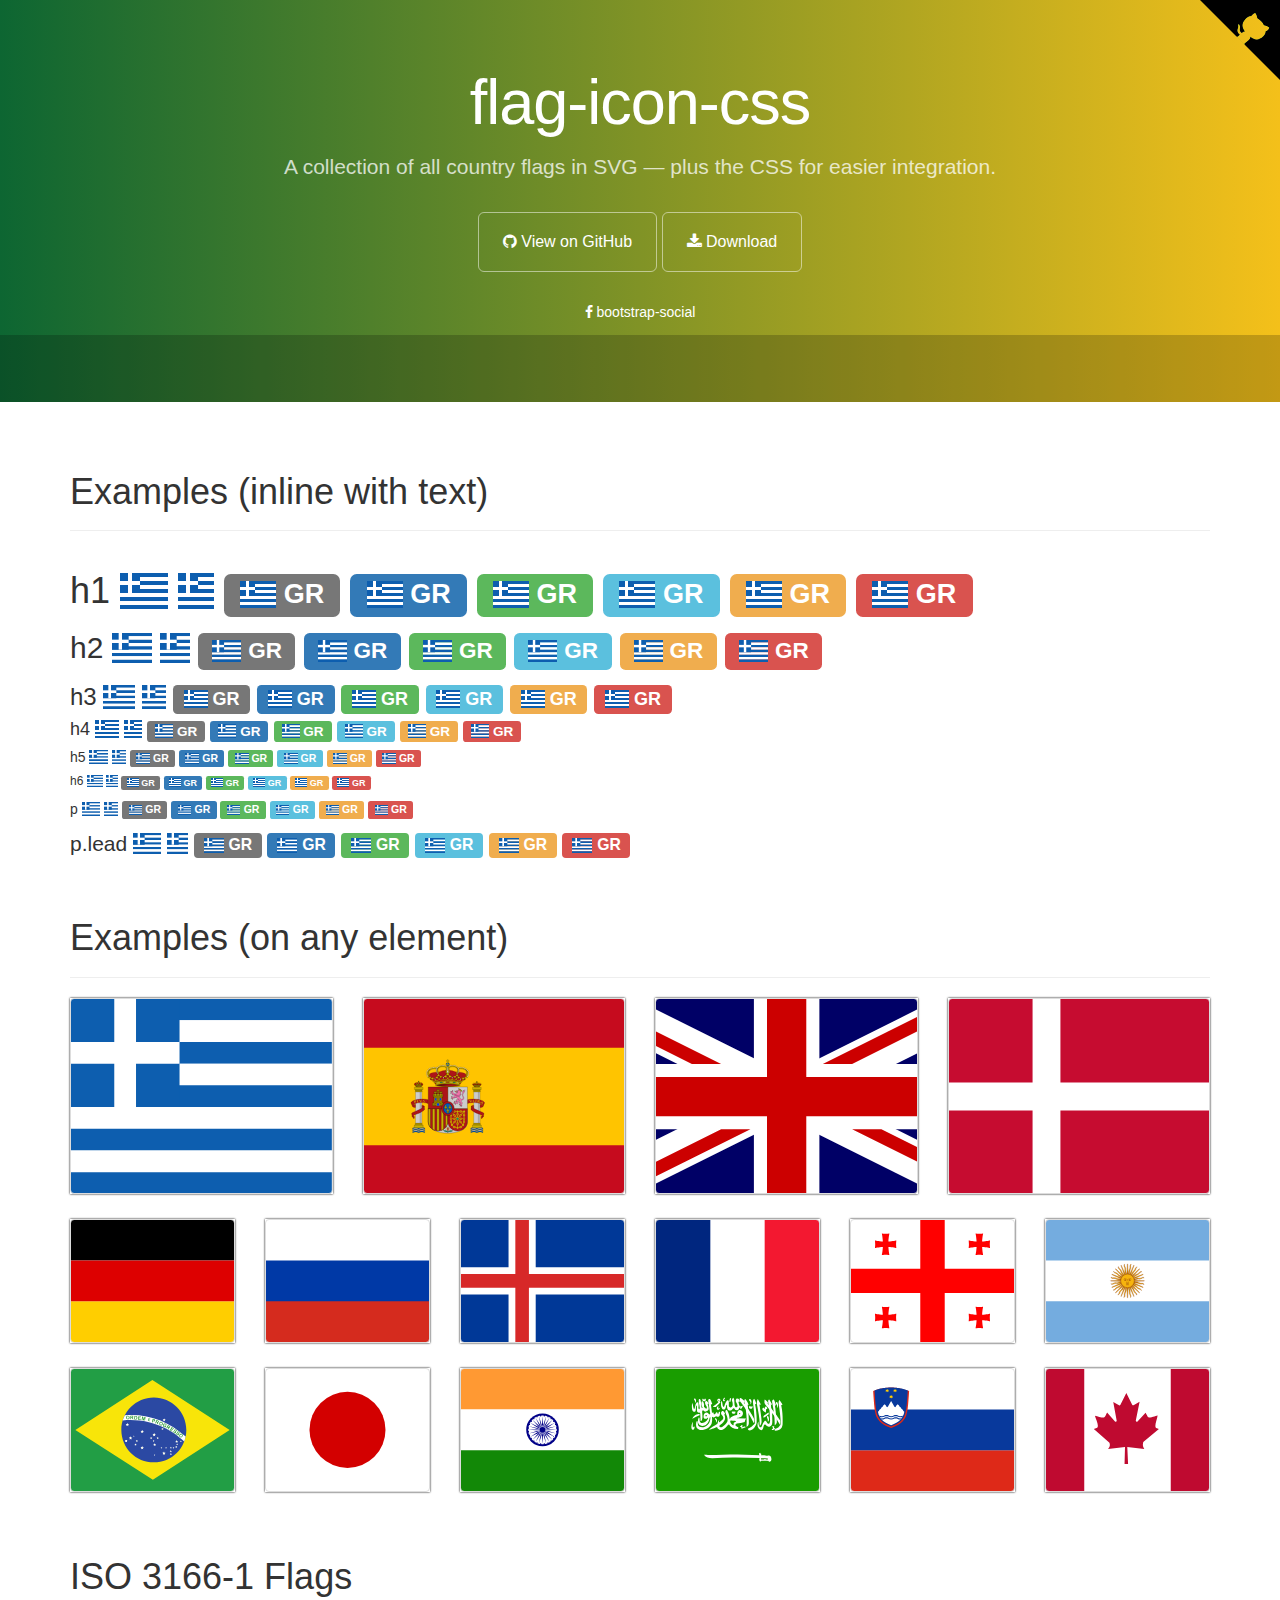
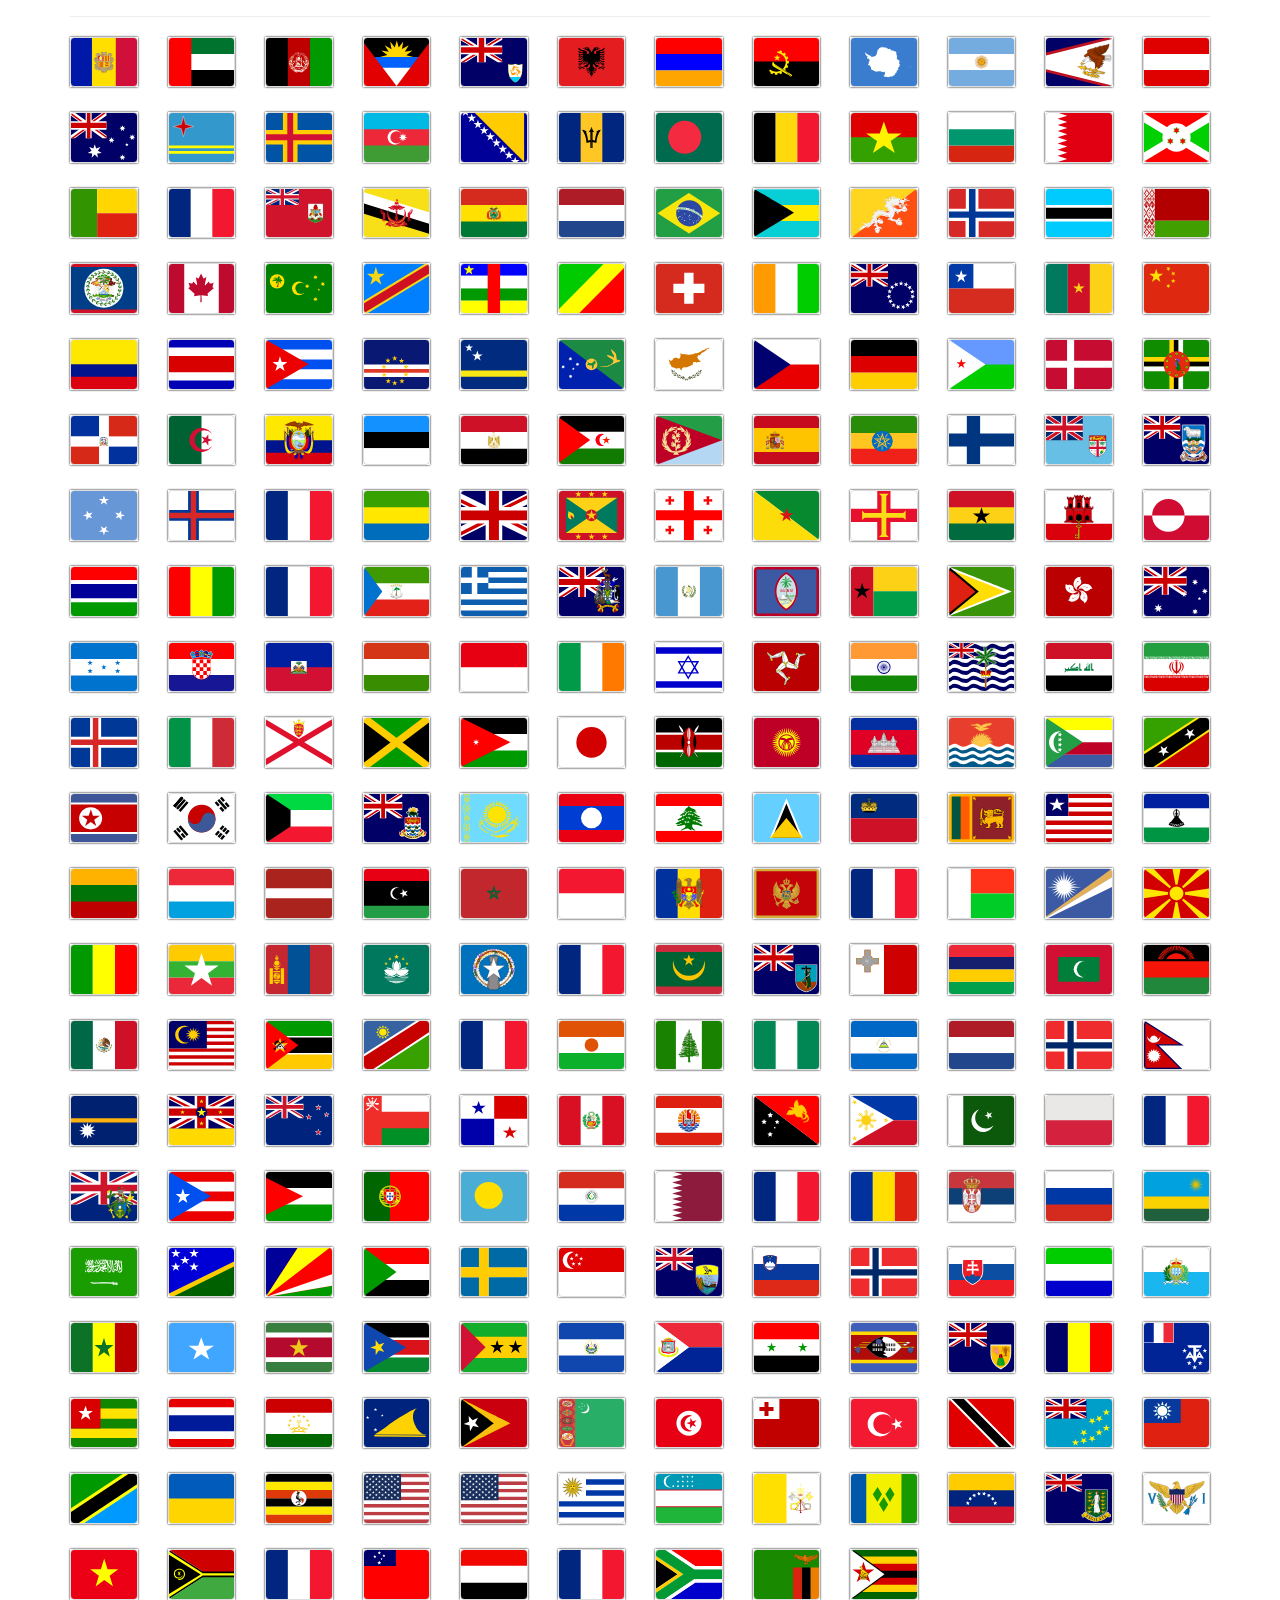
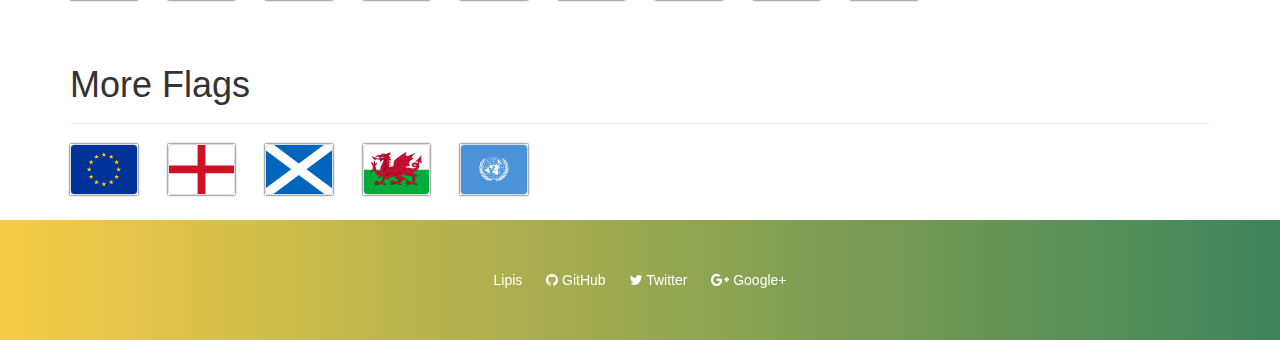
<file: vendors/iconfonts/flag-icon-css/index.html>
<!DOCTYPE html>
<html lang="en">
  <head>
    <meta charset="utf-8">
    <meta name="viewport" content="width=device-width, initial-scale=1.0">
    <meta property="og:type" content="website" />
    <meta property="og:url" content="https://lipis.github.io/flag-icon-css/" />

    <title>SVG Country Flags | flag-icon-css</title>

    <link href="https://maxcdn.bootstrapcdn.com/bootstrap/3.3.6/css/bootstrap.min.css" rel="stylesheet" id="bootstrap">
    <link href="https://maxcdn.bootstrapcdn.com/font-awesome/4.5.0/css/font-awesome.min.css" rel="stylesheet">
    <link href="./assets/docs.css" rel="stylesheet">
    <link href="./css/flag-icon.css" rel="stylesheet">
  </head>

  <body>
    <div class="jumbotron">
      <div class="container">
        <h1>flag-icon-css</h1>
        <p>
          A collection of all country flags in SVG — plus the CSS for easier integration.
        </p>
        <a href="https://github.com/lipis/flag-icon-css" class="btn btn-outline btn-lg"><span class="fa fa-github"></span> View on GitHub</a>
        <a href="https://github.com/lipis/flag-icon-css/archive/master.zip" class="btn btn-outline btn-lg"><span class="fa fa-download"></span> Download</a>
        <ul class="jumbotron-links">
          <li><a href="https://lipis.github.io/bootstrap-social"><span class="fa fa-facebook"></span> bootstrap-social</a></li>
        </ul>
      </div>
      <div class="bottom">
        <iframe src="https://ghbtns.com/github-btn.html?user=lipis&amp;repo=flag-icon-css&amp;type=watch&amp;count=true" class="social-share"></iframe>
      </div>
    </div>
    <script>
      if (window.location.hostname.indexOf('github') > 0) {
        window.location.replace("http://flag-icon-css.lip.is/");
      }
    </script>
    <div class="container">
      <section id="examples">
        <div class="page-header">
          <h1>Examples (inline with text)</h1>
        </div>
        <div class="no-wrap">
          <h1>
            h1
            <span class="flag-icon flag-icon-gr"></span>
            <span class="flag-icon flag-icon-squared flag-icon-gr"></span>
            <span class="label label-default"><span class="flag-icon flag-icon-gr"></span> GR</span>
            <span class="label label-primary"><span class="flag-icon flag-icon-gr"></span> GR</span>
            <span class="label label-success"><span class="flag-icon flag-icon-gr"></span> GR</span>
            <span class="label label-info"><span class="flag-icon flag-icon-gr"></span> GR</span>
            <span class="label label-warning"><span class="flag-icon flag-icon-gr"></span> GR</span>
            <span class="label label-danger"><span class="flag-icon flag-icon-gr"></span> GR</span>
          </h1>
          <h2>
            h2
            <span class="flag-icon flag-icon-gr"></span>
            <span class="flag-icon flag-icon-squared flag-icon-gr"></span>
            <span class="label label-default"><span class="flag-icon flag-icon-gr"></span> GR</span>
            <span class="label label-primary"><span class="flag-icon flag-icon-gr"></span> GR</span>
            <span class="label label-success"><span class="flag-icon flag-icon-gr"></span> GR</span>
            <span class="label label-info"><span class="flag-icon flag-icon-gr"></span> GR</span>
            <span class="label label-warning"><span class="flag-icon flag-icon-gr"></span> GR</span>
            <span class="label label-danger"><span class="flag-icon flag-icon-gr"></span> GR</span>
          </h2>
          <h3>
            h3
            <span class="flag-icon flag-icon-gr"></span>
            <span class="flag-icon flag-icon-squared flag-icon-gr"></span>
            <span class="label label-default"><span class="flag-icon flag-icon-gr"></span> GR</span>
            <span class="label label-primary"><span class="flag-icon flag-icon-gr"></span> GR</span>
            <span class="label label-success"><span class="flag-icon flag-icon-gr"></span> GR</span>
            <span class="label label-info"><span class="flag-icon flag-icon-gr"></span> GR</span>
            <span class="label label-warning"><span class="flag-icon flag-icon-gr"></span> GR</span>
            <span class="label label-danger"><span class="flag-icon flag-icon-gr"></span> GR</span>
          </h3>
          <h4>
            h4
            <span class="flag-icon flag-icon-gr"></span>
            <span class="flag-icon flag-icon-squared flag-icon-gr"></span>
            <span class="label label-default"><span class="flag-icon flag-icon-gr"></span> GR</span>
            <span class="label label-primary"><span class="flag-icon flag-icon-gr"></span> GR</span>
            <span class="label label-success"><span class="flag-icon flag-icon-gr"></span> GR</span>
            <span class="label label-info"><span class="flag-icon flag-icon-gr"></span> GR</span>
            <span class="label label-warning"><span class="flag-icon flag-icon-gr"></span> GR</span>
            <span class="label label-danger"><span class="flag-icon flag-icon-gr"></span> GR</span>
          </h4>
          <h5>
            h5
            <span class="flag-icon flag-icon-gr"></span>
            <span class="flag-icon flag-icon-squared flag-icon-gr"></span>
            <span class="label label-default"><span class="flag-icon flag-icon-gr"></span> GR</span>
            <span class="label label-primary"><span class="flag-icon flag-icon-gr"></span> GR</span>
            <span class="label label-success"><span class="flag-icon flag-icon-gr"></span> GR</span>
            <span class="label label-info"><span class="flag-icon flag-icon-gr"></span> GR</span>
            <span class="label label-warning"><span class="flag-icon flag-icon-gr"></span> GR</span>
            <span class="label label-danger"><span class="flag-icon flag-icon-gr"></span> GR</span>
          </h5>
          <h6>
            h6
            <span class="flag-icon flag-icon-gr"></span>
            <span class="flag-icon flag-icon-squared flag-icon-gr"></span>
            <span class="label label-default"><span class="flag-icon flag-icon-gr"></span> GR</span>
            <span class="label label-primary"><span class="flag-icon flag-icon-gr"></span> GR</span>
            <span class="label label-success"><span class="flag-icon flag-icon-gr"></span> GR</span>
            <span class="label label-info"><span class="flag-icon flag-icon-gr"></span> GR</span>
            <span class="label label-warning"><span class="flag-icon flag-icon-gr"></span> GR</span>
            <span class="label label-danger"><span class="flag-icon flag-icon-gr"></span> GR</span>
          </h6>
          <p>
            p
            <span class="flag-icon flag-icon-gr"></span>
            <span class="flag-icon flag-icon-squared flag-icon-gr"></span>
            <span class="label label-default"><span class="flag-icon flag-icon-gr"></span> GR</span>
            <span class="label label-primary"><span class="flag-icon flag-icon-gr"></span> GR</span>
            <span class="label label-success"><span class="flag-icon flag-icon-gr"></span> GR</span>
            <span class="label label-info"><span class="flag-icon flag-icon-gr"></span> GR</span>
            <span class="label label-warning"><span class="flag-icon flag-icon-gr"></span> GR</span>
            <span class="label label-danger"><span class="flag-icon flag-icon-gr"></span> GR</span>
          </p>
          <p class="lead">
            p.lead
            <span class="flag-icon flag-icon-gr"></span>
            <span class="flag-icon flag-icon-squared flag-icon-gr"></span>
            <span class="label label-default"><span class="flag-icon flag-icon-gr"></span> GR</span>
            <span class="label label-primary"><span class="flag-icon flag-icon-gr"></span> GR</span>
            <span class="label label-success"><span class="flag-icon flag-icon-gr"></span> GR</span>
            <span class="label label-info"><span class="flag-icon flag-icon-gr"></span> GR</span>
            <span class="label label-warning"><span class="flag-icon flag-icon-gr"></span> GR</span>
            <span class="label label-danger"><span class="flag-icon flag-icon-gr"></span> GR</span>
          </p>
        </section>
      </section>
      <section id="more" class="d">
        <div class="page-header">
          <h1>Examples (on any element)</h1>
        </div>
        <div class="row">
          <div class="col-lg-3 col-md-4 col-sm-4 col-xs-6">
            <div class="flag-wrapper">
              <div class="img-thumbnail flag flag-icon-background flag-icon-gr"></div>
            </div>
          </div>
          <div class="col-lg-3 col-md-4 col-sm-4 col-xs-6">
            <div class="flag-wrapper">
              <div class="img-thumbnail flag flag-icon-background flag-icon-es"></div>
            </div>
          </div>
          <div class="col-lg-3 col-md-4 col-sm-4 col-xs-3">
            <div class="flag-wrapper">
              <div class="img-thumbnail flag flag-icon-background flag-icon-gb"></div>
            </div>
          </div>
          <div class="col-lg-3 col-sm-2 col-xs-3">
            <div class="flag-wrapper">
              <div class="img-thumbnail flag flag-icon-background flag-icon-dk"></div>
            </div>
          </div>
          <div class="col-sm-2 col-xs-3">
            <div class="flag-wrapper">
              <div class="img-thumbnail flag flag-icon-background flag-icon-de"></div>
            </div>
          </div>
          <div class="col-sm-2 col-xs-3">
            <div class="flag-wrapper">
              <div class="img-thumbnail flag flag-icon-background flag-icon-ru"></div>
            </div>
          </div>
          <div class="col-sm-2 col-xs-3">
            <div class="flag-wrapper">
              <div class="img-thumbnail flag flag-icon-background flag-icon-is"></div>
            </div>
          </div>
          <div class="col-sm-2 col-xs-3">
            <div class="flag-wrapper">
              <div class="img-thumbnail flag flag-icon-background flag-icon-fr"></div>
            </div>
          </div>
          <div class="col-sm-2 col-xs-3">
            <div class="flag-wrapper">
              <div class="img-thumbnail flag flag-icon-background flag-icon-ge"></div>
            </div>
          </div>
          <div class="col-sm-2 col-xs-3">
            <div class="flag-wrapper">
              <div class="img-thumbnail flag flag-icon-background flag-icon-ar"></div>
            </div>
          </div>
          <div class="col-sm-2 col-xs-3">
            <div class="flag-wrapper">
              <div class="img-thumbnail flag flag-icon-background flag-icon-br"></div>
            </div>
          </div>
          <div class="col-sm-2 col-xs-3">
            <div class="flag-wrapper">
              <div class="img-thumbnail flag flag-icon-background flag-icon-jp"></div>
            </div>
          </div>
          <div class="col-sm-2 col-xs-3 hidden-xs">
            <div class="flag-wrapper">
              <div class="img-thumbnail flag flag-icon-background flag-icon-in"></div>
            </div>
          </div>
          <div class="col-sm-2 col-xs-3">
            <div class="flag-wrapper">
              <div class="img-thumbnail flag flag-icon-background flag-icon-sa"></div>
            </div>
          </div>
          <div class="col-sm-2 col-xs-3">
            <div class="flag-wrapper">
              <div class="img-thumbnail flag flag-icon-background flag-icon-si"></div>
            </div>
          </div>
          <div class="col-sm-2 col-xs-3 visible-lg">
            <div class="flag-wrapper">
              <div class="img-thumbnail flag flag-icon-background flag-icon-ca"></div>
            </div>
          </div>
        </div>
      </section>
      <section class="all-flags">
        <div class="page-header">
          <h1>ISO 3166-1 Flags</h1>
        </div>
        <div class="row">
          <div class="col-md-1 col-sm-2 col-xs-3"><div class="flag-wrapper"><div class="img-thumbnail flag flag-icon-background flag-icon-ad" title="ad" id="ad"></div></div></div>
          <div class="col-md-1 col-sm-2 col-xs-3"><div class="flag-wrapper"><div class="img-thumbnail flag flag-icon-background flag-icon-ae" title="ae" id="ae"></div></div></div>
          <div class="col-md-1 col-sm-2 col-xs-3"><div class="flag-wrapper"><div class="img-thumbnail flag flag-icon-background flag-icon-af" title="af" id="af"></div></div></div>
          <div class="col-md-1 col-sm-2 col-xs-3"><div class="flag-wrapper"><div class="img-thumbnail flag flag-icon-background flag-icon-ag" title="ag" id="ag"></div></div></div>
          <div class="col-md-1 col-sm-2 col-xs-3"><div class="flag-wrapper"><div class="img-thumbnail flag flag-icon-background flag-icon-ai" title="ai" id="ai"></div></div></div>
          <div class="col-md-1 col-sm-2 col-xs-3"><div class="flag-wrapper"><div class="img-thumbnail flag flag-icon-background flag-icon-al" title="al" id="al"></div></div></div>
          <div class="col-md-1 col-sm-2 col-xs-3"><div class="flag-wrapper"><div class="img-thumbnail flag flag-icon-background flag-icon-am" title="am" id="am"></div></div></div>
          <div class="col-md-1 col-sm-2 col-xs-3"><div class="flag-wrapper"><div class="img-thumbnail flag flag-icon-background flag-icon-ao" title="ao" id="ao"></div></div></div>
          <div class="col-md-1 col-sm-2 col-xs-3"><div class="flag-wrapper"><div class="img-thumbnail flag flag-icon-background flag-icon-aq" title="aq" id="aq"></div></div></div>
          <div class="col-md-1 col-sm-2 col-xs-3"><div class="flag-wrapper"><div class="img-thumbnail flag flag-icon-background flag-icon-ar" title="ar" id="ar"></div></div></div>
          <div class="col-md-1 col-sm-2 col-xs-3"><div class="flag-wrapper"><div class="img-thumbnail flag flag-icon-background flag-icon-as" title="as" id="as"></div></div></div>
          <div class="col-md-1 col-sm-2 col-xs-3"><div class="flag-wrapper"><div class="img-thumbnail flag flag-icon-background flag-icon-at" title="at" id="at"></div></div></div>
          <div class="col-md-1 col-sm-2 col-xs-3"><div class="flag-wrapper"><div class="img-thumbnail flag flag-icon-background flag-icon-au" title="au" id="au"></div></div></div>
          <div class="col-md-1 col-sm-2 col-xs-3"><div class="flag-wrapper"><div class="img-thumbnail flag flag-icon-background flag-icon-aw" title="aw" id="aw"></div></div></div>
          <div class="col-md-1 col-sm-2 col-xs-3"><div class="flag-wrapper"><div class="img-thumbnail flag flag-icon-background flag-icon-ax" title="ax" id="ax"></div></div></div>
          <div class="col-md-1 col-sm-2 col-xs-3"><div class="flag-wrapper"><div class="img-thumbnail flag flag-icon-background flag-icon-az" title="az" id="az"></div></div></div>
          <div class="col-md-1 col-sm-2 col-xs-3"><div class="flag-wrapper"><div class="img-thumbnail flag flag-icon-background flag-icon-ba" title="ba" id="ba"></div></div></div>
          <div class="col-md-1 col-sm-2 col-xs-3"><div class="flag-wrapper"><div class="img-thumbnail flag flag-icon-background flag-icon-bb" title="bb" id="bb"></div></div></div>
          <div class="col-md-1 col-sm-2 col-xs-3"><div class="flag-wrapper"><div class="img-thumbnail flag flag-icon-background flag-icon-bd" title="bd" id="bd"></div></div></div>
          <div class="col-md-1 col-sm-2 col-xs-3"><div class="flag-wrapper"><div class="img-thumbnail flag flag-icon-background flag-icon-be" title="be" id="be"></div></div></div>
          <div class="col-md-1 col-sm-2 col-xs-3"><div class="flag-wrapper"><div class="img-thumbnail flag flag-icon-background flag-icon-bf" title="bf" id="bf"></div></div></div>
          <div class="col-md-1 col-sm-2 col-xs-3"><div class="flag-wrapper"><div class="img-thumbnail flag flag-icon-background flag-icon-bg" title="bg" id="bg"></div></div></div>
          <div class="col-md-1 col-sm-2 col-xs-3"><div class="flag-wrapper"><div class="img-thumbnail flag flag-icon-background flag-icon-bh" title="bh" id="bh"></div></div></div>
          <div class="col-md-1 col-sm-2 col-xs-3"><div class="flag-wrapper"><div class="img-thumbnail flag flag-icon-background flag-icon-bi" title="bi" id="bi"></div></div></div>
          <div class="col-md-1 col-sm-2 col-xs-3"><div class="flag-wrapper"><div class="img-thumbnail flag flag-icon-background flag-icon-bj" title="bj" id="bj"></div></div></div>
          <div class="col-md-1 col-sm-2 col-xs-3"><div class="flag-wrapper"><div class="img-thumbnail flag flag-icon-background flag-icon-bl" title="bl" id="bl"></div></div></div>
          <div class="col-md-1 col-sm-2 col-xs-3"><div class="flag-wrapper"><div class="img-thumbnail flag flag-icon-background flag-icon-bm" title="bm" id="bm"></div></div></div>
          <div class="col-md-1 col-sm-2 col-xs-3"><div class="flag-wrapper"><div class="img-thumbnail flag flag-icon-background flag-icon-bn" title="bn" id="bn"></div></div></div>
          <div class="col-md-1 col-sm-2 col-xs-3"><div class="flag-wrapper"><div class="img-thumbnail flag flag-icon-background flag-icon-bo" title="bo" id="bo"></div></div></div>
          <div class="col-md-1 col-sm-2 col-xs-3"><div class="flag-wrapper"><div class="img-thumbnail flag flag-icon-background flag-icon-bq" title="bq" id="bq"></div></div></div>
          <div class="col-md-1 col-sm-2 col-xs-3"><div class="flag-wrapper"><div class="img-thumbnail flag flag-icon-background flag-icon-br" title="br" id="br"></div></div></div>
          <div class="col-md-1 col-sm-2 col-xs-3"><div class="flag-wrapper"><div class="img-thumbnail flag flag-icon-background flag-icon-bs" title="bs" id="bs"></div></div></div>
          <div class="col-md-1 col-sm-2 col-xs-3"><div class="flag-wrapper"><div class="img-thumbnail flag flag-icon-background flag-icon-bt" title="bt" id="bt"></div></div></div>
          <div class="col-md-1 col-sm-2 col-xs-3"><div class="flag-wrapper"><div class="img-thumbnail flag flag-icon-background flag-icon-bv" title="bv" id="bv"></div></div></div>
          <div class="col-md-1 col-sm-2 col-xs-3"><div class="flag-wrapper"><div class="img-thumbnail flag flag-icon-background flag-icon-bw" title="bw" id="bw"></div></div></div>
          <div class="col-md-1 col-sm-2 col-xs-3"><div class="flag-wrapper"><div class="img-thumbnail flag flag-icon-background flag-icon-by" title="by" id="by"></div></div></div>
          <div class="col-md-1 col-sm-2 col-xs-3"><div class="flag-wrapper"><div class="img-thumbnail flag flag-icon-background flag-icon-bz" title="bz" id="bz"></div></div></div>
          <div class="col-md-1 col-sm-2 col-xs-3"><div class="flag-wrapper"><div class="img-thumbnail flag flag-icon-background flag-icon-ca" title="ca" id="ca"></div></div></div>
          <div class="col-md-1 col-sm-2 col-xs-3"><div class="flag-wrapper"><div class="img-thumbnail flag flag-icon-background flag-icon-cc" title="cc" id="cc"></div></div></div>
          <div class="col-md-1 col-sm-2 col-xs-3"><div class="flag-wrapper"><div class="img-thumbnail flag flag-icon-background flag-icon-cd" title="cd" id="cd"></div></div></div>
          <div class="col-md-1 col-sm-2 col-xs-3"><div class="flag-wrapper"><div class="img-thumbnail flag flag-icon-background flag-icon-cf" title="cf" id="cf"></div></div></div>
          <div class="col-md-1 col-sm-2 col-xs-3"><div class="flag-wrapper"><div class="img-thumbnail flag flag-icon-background flag-icon-cg" title="cg" id="cg"></div></div></div>
          <div class="col-md-1 col-sm-2 col-xs-3"><div class="flag-wrapper"><div class="img-thumbnail flag flag-icon-background flag-icon-ch" title="ch" id="ch"></div></div></div>
          <div class="col-md-1 col-sm-2 col-xs-3"><div class="flag-wrapper"><div class="img-thumbnail flag flag-icon-background flag-icon-ci" title="ci" id="ci"></div></div></div>
          <div class="col-md-1 col-sm-2 col-xs-3"><div class="flag-wrapper"><div class="img-thumbnail flag flag-icon-background flag-icon-ck" title="ck" id="ck"></div></div></div>
          <div class="col-md-1 col-sm-2 col-xs-3"><div class="flag-wrapper"><div class="img-thumbnail flag flag-icon-background flag-icon-cl" title="cl" id="cl"></div></div></div>
          <div class="col-md-1 col-sm-2 col-xs-3"><div class="flag-wrapper"><div class="img-thumbnail flag flag-icon-background flag-icon-cm" title="cm" id="cm"></div></div></div>
          <div class="col-md-1 col-sm-2 col-xs-3"><div class="flag-wrapper"><div class="img-thumbnail flag flag-icon-background flag-icon-cn" title="cn" id="cn"></div></div></div>
          <div class="col-md-1 col-sm-2 col-xs-3"><div class="flag-wrapper"><div class="img-thumbnail flag flag-icon-background flag-icon-co" title="co" id="co"></div></div></div>
          <div class="col-md-1 col-sm-2 col-xs-3"><div class="flag-wrapper"><div class="img-thumbnail flag flag-icon-background flag-icon-cr" title="cr" id="cr"></div></div></div>
          <div class="col-md-1 col-sm-2 col-xs-3"><div class="flag-wrapper"><div class="img-thumbnail flag flag-icon-background flag-icon-cu" title="cu" id="cu"></div></div></div>
          <div class="col-md-1 col-sm-2 col-xs-3"><div class="flag-wrapper"><div class="img-thumbnail flag flag-icon-background flag-icon-cv" title="cv" id="cv"></div></div></div>
          <div class="col-md-1 col-sm-2 col-xs-3"><div class="flag-wrapper"><div class="img-thumbnail flag flag-icon-background flag-icon-cw" title="cw" id="cw"></div></div></div>
          <div class="col-md-1 col-sm-2 col-xs-3"><div class="flag-wrapper"><div class="img-thumbnail flag flag-icon-background flag-icon-cx" title="cx" id="cx"></div></div></div>
          <div class="col-md-1 col-sm-2 col-xs-3"><div class="flag-wrapper"><div class="img-thumbnail flag flag-icon-background flag-icon-cy" title="cy" id="cy"></div></div></div>
          <div class="col-md-1 col-sm-2 col-xs-3"><div class="flag-wrapper"><div class="img-thumbnail flag flag-icon-background flag-icon-cz" title="cz" id="cz"></div></div></div>
          <div class="col-md-1 col-sm-2 col-xs-3"><div class="flag-wrapper"><div class="img-thumbnail flag flag-icon-background flag-icon-de" title="de" id="de"></div></div></div>
          <div class="col-md-1 col-sm-2 col-xs-3"><div class="flag-wrapper"><div class="img-thumbnail flag flag-icon-background flag-icon-dj" title="dj" id="dj"></div></div></div>
          <div class="col-md-1 col-sm-2 col-xs-3"><div class="flag-wrapper"><div class="img-thumbnail flag flag-icon-background flag-icon-dk" title="dk" id="dk"></div></div></div>
          <div class="col-md-1 col-sm-2 col-xs-3"><div class="flag-wrapper"><div class="img-thumbnail flag flag-icon-background flag-icon-dm" title="dm" id="dm"></div></div></div>
          <div class="col-md-1 col-sm-2 col-xs-3"><div class="flag-wrapper"><div class="img-thumbnail flag flag-icon-background flag-icon-do" title="do" id="do"></div></div></div>
          <div class="col-md-1 col-sm-2 col-xs-3"><div class="flag-wrapper"><div class="img-thumbnail flag flag-icon-background flag-icon-dz" title="dz" id="dz"></div></div></div>
          <div class="col-md-1 col-sm-2 col-xs-3"><div class="flag-wrapper"><div class="img-thumbnail flag flag-icon-background flag-icon-ec" title="ec" id="ec"></div></div></div>
          <div class="col-md-1 col-sm-2 col-xs-3"><div class="flag-wrapper"><div class="img-thumbnail flag flag-icon-background flag-icon-ee" title="ee" id="ee"></div></div></div>
          <div class="col-md-1 col-sm-2 col-xs-3"><div class="flag-wrapper"><div class="img-thumbnail flag flag-icon-background flag-icon-eg" title="eg" id="eg"></div></div></div>
          <div class="col-md-1 col-sm-2 col-xs-3"><div class="flag-wrapper"><div class="img-thumbnail flag flag-icon-background flag-icon-eh" title="eh" id="eh"></div></div></div>
          <div class="col-md-1 col-sm-2 col-xs-3"><div class="flag-wrapper"><div class="img-thumbnail flag flag-icon-background flag-icon-er" title="er" id="er"></div></div></div>
          <div class="col-md-1 col-sm-2 col-xs-3"><div class="flag-wrapper"><div class="img-thumbnail flag flag-icon-background flag-icon-es" title="es" id="es"></div></div></div>
          <div class="col-md-1 col-sm-2 col-xs-3"><div class="flag-wrapper"><div class="img-thumbnail flag flag-icon-background flag-icon-et" title="et" id="et"></div></div></div>
          <div class="col-md-1 col-sm-2 col-xs-3"><div class="flag-wrapper"><div class="img-thumbnail flag flag-icon-background flag-icon-fi" title="fi" id="fi"></div></div></div>
          <div class="col-md-1 col-sm-2 col-xs-3"><div class="flag-wrapper"><div class="img-thumbnail flag flag-icon-background flag-icon-fj" title="fj" id="fj"></div></div></div>
          <div class="col-md-1 col-sm-2 col-xs-3"><div class="flag-wrapper"><div class="img-thumbnail flag flag-icon-background flag-icon-fk" title="fk" id="fk"></div></div></div>
          <div class="col-md-1 col-sm-2 col-xs-3"><div class="flag-wrapper"><div class="img-thumbnail flag flag-icon-background flag-icon-fm" title="fm" id="fm"></div></div></div>
          <div class="col-md-1 col-sm-2 col-xs-3"><div class="flag-wrapper"><div class="img-thumbnail flag flag-icon-background flag-icon-fo" title="fo" id="fo"></div></div></div>
          <div class="col-md-1 col-sm-2 col-xs-3"><div class="flag-wrapper"><div class="img-thumbnail flag flag-icon-background flag-icon-fr" title="fr" id="fr"></div></div></div>
          <div class="col-md-1 col-sm-2 col-xs-3"><div class="flag-wrapper"><div class="img-thumbnail flag flag-icon-background flag-icon-ga" title="ga" id="ga"></div></div></div>
          <div class="col-md-1 col-sm-2 col-xs-3"><div class="flag-wrapper"><div class="img-thumbnail flag flag-icon-background flag-icon-gb" title="gb" id="gb"></div></div></div>
          <div class="col-md-1 col-sm-2 col-xs-3"><div class="flag-wrapper"><div class="img-thumbnail flag flag-icon-background flag-icon-gd" title="gd" id="gd"></div></div></div>
          <div class="col-md-1 col-sm-2 col-xs-3"><div class="flag-wrapper"><div class="img-thumbnail flag flag-icon-background flag-icon-ge" title="ge" id="ge"></div></div></div>
          <div class="col-md-1 col-sm-2 col-xs-3"><div class="flag-wrapper"><div class="img-thumbnail flag flag-icon-background flag-icon-gf" title="gf" id="gf"></div></div></div>
          <div class="col-md-1 col-sm-2 col-xs-3"><div class="flag-wrapper"><div class="img-thumbnail flag flag-icon-background flag-icon-gg" title="gg" id="gg"></div></div></div>
          <div class="col-md-1 col-sm-2 col-xs-3"><div class="flag-wrapper"><div class="img-thumbnail flag flag-icon-background flag-icon-gh" title="gh" id="gh"></div></div></div>
          <div class="col-md-1 col-sm-2 col-xs-3"><div class="flag-wrapper"><div class="img-thumbnail flag flag-icon-background flag-icon-gi" title="gi" id="gi"></div></div></div>
          <div class="col-md-1 col-sm-2 col-xs-3"><div class="flag-wrapper"><div class="img-thumbnail flag flag-icon-background flag-icon-gl" title="gl" id="gl"></div></div></div>
          <div class="col-md-1 col-sm-2 col-xs-3"><div class="flag-wrapper"><div class="img-thumbnail flag flag-icon-background flag-icon-gm" title="gm" id="gm"></div></div></div>
          <div class="col-md-1 col-sm-2 col-xs-3"><div class="flag-wrapper"><div class="img-thumbnail flag flag-icon-background flag-icon-gn" title="gn" id="gn"></div></div></div>
          <div class="col-md-1 col-sm-2 col-xs-3"><div class="flag-wrapper"><div class="img-thumbnail flag flag-icon-background flag-icon-gp" title="gp" id="gp"></div></div></div>
          <div class="col-md-1 col-sm-2 col-xs-3"><div class="flag-wrapper"><div class="img-thumbnail flag flag-icon-background flag-icon-gq" title="gq" id="gq"></div></div></div>
          <div class="col-md-1 col-sm-2 col-xs-3"><div class="flag-wrapper"><div class="img-thumbnail flag flag-icon-background flag-icon-gr" title="gr" id="gr"></div></div></div>
          <div class="col-md-1 col-sm-2 col-xs-3"><div class="flag-wrapper"><div class="img-thumbnail flag flag-icon-background flag-icon-gs" title="gs" id="gs"></div></div></div>
          <div class="col-md-1 col-sm-2 col-xs-3"><div class="flag-wrapper"><div class="img-thumbnail flag flag-icon-background flag-icon-gt" title="gt" id="gt"></div></div></div>
          <div class="col-md-1 col-sm-2 col-xs-3"><div class="flag-wrapper"><div class="img-thumbnail flag flag-icon-background flag-icon-gu" title="gu" id="gu"></div></div></div>
          <div class="col-md-1 col-sm-2 col-xs-3"><div class="flag-wrapper"><div class="img-thumbnail flag flag-icon-background flag-icon-gw" title="gw" id="gw"></div></div></div>
          <div class="col-md-1 col-sm-2 col-xs-3"><div class="flag-wrapper"><div class="img-thumbnail flag flag-icon-background flag-icon-gy" title="gy" id="gy"></div></div></div>
          <div class="col-md-1 col-sm-2 col-xs-3"><div class="flag-wrapper"><div class="img-thumbnail flag flag-icon-background flag-icon-hk" title="hk" id="hk"></div></div></div>
          <div class="col-md-1 col-sm-2 col-xs-3"><div class="flag-wrapper"><div class="img-thumbnail flag flag-icon-background flag-icon-hm" title="hm" id="hm"></div></div></div>
          <div class="col-md-1 col-sm-2 col-xs-3"><div class="flag-wrapper"><div class="img-thumbnail flag flag-icon-background flag-icon-hn" title="hn" id="hn"></div></div></div>
          <div class="col-md-1 col-sm-2 col-xs-3"><div class="flag-wrapper"><div class="img-thumbnail flag flag-icon-background flag-icon-hr" title="hr" id="hr"></div></div></div>
          <div class="col-md-1 col-sm-2 col-xs-3"><div class="flag-wrapper"><div class="img-thumbnail flag flag-icon-background flag-icon-ht" title="ht" id="ht"></div></div></div>
          <div class="col-md-1 col-sm-2 col-xs-3"><div class="flag-wrapper"><div class="img-thumbnail flag flag-icon-background flag-icon-hu" title="hu" id="hu"></div></div></div>
          <div class="col-md-1 col-sm-2 col-xs-3"><div class="flag-wrapper"><div class="img-thumbnail flag flag-icon-background flag-icon-id" title="id" id="id"></div></div></div>
          <div class="col-md-1 col-sm-2 col-xs-3"><div class="flag-wrapper"><div class="img-thumbnail flag flag-icon-background flag-icon-ie" title="ie" id="ie"></div></div></div>
          <div class="col-md-1 col-sm-2 col-xs-3"><div class="flag-wrapper"><div class="img-thumbnail flag flag-icon-background flag-icon-il" title="il" id="il"></div></div></div>
          <div class="col-md-1 col-sm-2 col-xs-3"><div class="flag-wrapper"><div class="img-thumbnail flag flag-icon-background flag-icon-im" title="im" id="im"></div></div></div>
          <div class="col-md-1 col-sm-2 col-xs-3"><div class="flag-wrapper"><div class="img-thumbnail flag flag-icon-background flag-icon-in" title="in" id="in"></div></div></div>
          <div class="col-md-1 col-sm-2 col-xs-3"><div class="flag-wrapper"><div class="img-thumbnail flag flag-icon-background flag-icon-io" title="io" id="io"></div></div></div>
          <div class="col-md-1 col-sm-2 col-xs-3"><div class="flag-wrapper"><div class="img-thumbnail flag flag-icon-background flag-icon-iq" title="iq" id="iq"></div></div></div>
          <div class="col-md-1 col-sm-2 col-xs-3"><div class="flag-wrapper"><div class="img-thumbnail flag flag-icon-background flag-icon-ir" title="ir" id="ir"></div></div></div>
          <div class="col-md-1 col-sm-2 col-xs-3"><div class="flag-wrapper"><div class="img-thumbnail flag flag-icon-background flag-icon-is" title="is" id="is"></div></div></div>
          <div class="col-md-1 col-sm-2 col-xs-3"><div class="flag-wrapper"><div class="img-thumbnail flag flag-icon-background flag-icon-it" title="it" id="it"></div></div></div>
          <div class="col-md-1 col-sm-2 col-xs-3"><div class="flag-wrapper"><div class="img-thumbnail flag flag-icon-background flag-icon-je" title="je" id="je"></div></div></div>
          <div class="col-md-1 col-sm-2 col-xs-3"><div class="flag-wrapper"><div class="img-thumbnail flag flag-icon-background flag-icon-jm" title="jm" id="jm"></div></div></div>
          <div class="col-md-1 col-sm-2 col-xs-3"><div class="flag-wrapper"><div class="img-thumbnail flag flag-icon-background flag-icon-jo" title="jo" id="jo"></div></div></div>
          <div class="col-md-1 col-sm-2 col-xs-3"><div class="flag-wrapper"><div class="img-thumbnail flag flag-icon-background flag-icon-jp" title="jp" id="jp"></div></div></div>
          <div class="col-md-1 col-sm-2 col-xs-3"><div class="flag-wrapper"><div class="img-thumbnail flag flag-icon-background flag-icon-ke" title="ke" id="ke"></div></div></div>
          <div class="col-md-1 col-sm-2 col-xs-3"><div class="flag-wrapper"><div class="img-thumbnail flag flag-icon-background flag-icon-kg" title="kg" id="kg"></div></div></div>
          <div class="col-md-1 col-sm-2 col-xs-3"><div class="flag-wrapper"><div class="img-thumbnail flag flag-icon-background flag-icon-kh" title="kh" id="kh"></div></div></div>
          <div class="col-md-1 col-sm-2 col-xs-3"><div class="flag-wrapper"><div class="img-thumbnail flag flag-icon-background flag-icon-ki" title="ki" id="ki"></div></div></div>
          <div class="col-md-1 col-sm-2 col-xs-3"><div class="flag-wrapper"><div class="img-thumbnail flag flag-icon-background flag-icon-km" title="km" id="km"></div></div></div>
          <div class="col-md-1 col-sm-2 col-xs-3"><div class="flag-wrapper"><div class="img-thumbnail flag flag-icon-background flag-icon-kn" title="kn" id="kn"></div></div></div>
          <div class="col-md-1 col-sm-2 col-xs-3"><div class="flag-wrapper"><div class="img-thumbnail flag flag-icon-background flag-icon-kp" title="kp" id="kp"></div></div></div>
          <div class="col-md-1 col-sm-2 col-xs-3"><div class="flag-wrapper"><div class="img-thumbnail flag flag-icon-background flag-icon-kr" title="kr" id="kr"></div></div></div>
          <div class="col-md-1 col-sm-2 col-xs-3"><div class="flag-wrapper"><div class="img-thumbnail flag flag-icon-background flag-icon-kw" title="kw" id="kw"></div></div></div>
          <div class="col-md-1 col-sm-2 col-xs-3"><div class="flag-wrapper"><div class="img-thumbnail flag flag-icon-background flag-icon-ky" title="ky" id="ky"></div></div></div>
          <div class="col-md-1 col-sm-2 col-xs-3"><div class="flag-wrapper"><div class="img-thumbnail flag flag-icon-background flag-icon-kz" title="kz" id="kz"></div></div></div>
          <div class="col-md-1 col-sm-2 col-xs-3"><div class="flag-wrapper"><div class="img-thumbnail flag flag-icon-background flag-icon-la" title="la" id="la"></div></div></div>
          <div class="col-md-1 col-sm-2 col-xs-3"><div class="flag-wrapper"><div class="img-thumbnail flag flag-icon-background flag-icon-lb" title="lb" id="lb"></div></div></div>
          <div class="col-md-1 col-sm-2 col-xs-3"><div class="flag-wrapper"><div class="img-thumbnail flag flag-icon-background flag-icon-lc" title="lc" id="lc"></div></div></div>
          <div class="col-md-1 col-sm-2 col-xs-3"><div class="flag-wrapper"><div class="img-thumbnail flag flag-icon-background flag-icon-li" title="li" id="li"></div></div></div>
          <div class="col-md-1 col-sm-2 col-xs-3"><div class="flag-wrapper"><div class="img-thumbnail flag flag-icon-background flag-icon-lk" title="lk" id="lk"></div></div></div>
          <div class="col-md-1 col-sm-2 col-xs-3"><div class="flag-wrapper"><div class="img-thumbnail flag flag-icon-background flag-icon-lr" title="lr" id="lr"></div></div></div>
          <div class="col-md-1 col-sm-2 col-xs-3"><div class="flag-wrapper"><div class="img-thumbnail flag flag-icon-background flag-icon-ls" title="ls" id="ls"></div></div></div>
          <div class="col-md-1 col-sm-2 col-xs-3"><div class="flag-wrapper"><div class="img-thumbnail flag flag-icon-background flag-icon-lt" title="lt" id="lt"></div></div></div>
          <div class="col-md-1 col-sm-2 col-xs-3"><div class="flag-wrapper"><div class="img-thumbnail flag flag-icon-background flag-icon-lu" title="lu" id="lu"></div></div></div>
          <div class="col-md-1 col-sm-2 col-xs-3"><div class="flag-wrapper"><div class="img-thumbnail flag flag-icon-background flag-icon-lv" title="lv" id="lv"></div></div></div>
          <div class="col-md-1 col-sm-2 col-xs-3"><div class="flag-wrapper"><div class="img-thumbnail flag flag-icon-background flag-icon-ly" title="ly" id="ly"></div></div></div>
          <div class="col-md-1 col-sm-2 col-xs-3"><div class="flag-wrapper"><div class="img-thumbnail flag flag-icon-background flag-icon-ma" title="ma" id="ma"></div></div></div>
          <div class="col-md-1 col-sm-2 col-xs-3"><div class="flag-wrapper"><div class="img-thumbnail flag flag-icon-background flag-icon-mc" title="mc" id="mc"></div></div></div>
          <div class="col-md-1 col-sm-2 col-xs-3"><div class="flag-wrapper"><div class="img-thumbnail flag flag-icon-background flag-icon-md" title="md" id="md"></div></div></div>
          <div class="col-md-1 col-sm-2 col-xs-3"><div class="flag-wrapper"><div class="img-thumbnail flag flag-icon-background flag-icon-me" title="me" id="me"></div></div></div>
          <div class="col-md-1 col-sm-2 col-xs-3"><div class="flag-wrapper"><div class="img-thumbnail flag flag-icon-background flag-icon-mf" title="mf" id="mf"></div></div></div>
          <div class="col-md-1 col-sm-2 col-xs-3"><div class="flag-wrapper"><div class="img-thumbnail flag flag-icon-background flag-icon-mg" title="mg" id="mg"></div></div></div>
          <div class="col-md-1 col-sm-2 col-xs-3"><div class="flag-wrapper"><div class="img-thumbnail flag flag-icon-background flag-icon-mh" title="mh" id="mh"></div></div></div>
          <div class="col-md-1 col-sm-2 col-xs-3"><div class="flag-wrapper"><div class="img-thumbnail flag flag-icon-background flag-icon-mk" title="mk" id="mk"></div></div></div>
          <div class="col-md-1 col-sm-2 col-xs-3"><div class="flag-wrapper"><div class="img-thumbnail flag flag-icon-background flag-icon-ml" title="ml" id="ml"></div></div></div>
          <div class="col-md-1 col-sm-2 col-xs-3"><div class="flag-wrapper"><div class="img-thumbnail flag flag-icon-background flag-icon-mm" title="mm" id="mm"></div></div></div>
          <div class="col-md-1 col-sm-2 col-xs-3"><div class="flag-wrapper"><div class="img-thumbnail flag flag-icon-background flag-icon-mn" title="mn" id="mn"></div></div></div>
          <div class="col-md-1 col-sm-2 col-xs-3"><div class="flag-wrapper"><div class="img-thumbnail flag flag-icon-background flag-icon-mo" title="mo" id="mo"></div></div></div>
          <div class="col-md-1 col-sm-2 col-xs-3"><div class="flag-wrapper"><div class="img-thumbnail flag flag-icon-background flag-icon-mp" title="mp" id="mp"></div></div></div>
          <div class="col-md-1 col-sm-2 col-xs-3"><div class="flag-wrapper"><div class="img-thumbnail flag flag-icon-background flag-icon-mq" title="mq" id="mq"></div></div></div>
          <div class="col-md-1 col-sm-2 col-xs-3"><div class="flag-wrapper"><div class="img-thumbnail flag flag-icon-background flag-icon-mr" title="mr" id="mr"></div></div></div>
          <div class="col-md-1 col-sm-2 col-xs-3"><div class="flag-wrapper"><div class="img-thumbnail flag flag-icon-background flag-icon-ms" title="ms" id="ms"></div></div></div>
          <div class="col-md-1 col-sm-2 col-xs-3"><div class="flag-wrapper"><div class="img-thumbnail flag flag-icon-background flag-icon-mt" title="mt" id="mt"></div></div></div>
          <div class="col-md-1 col-sm-2 col-xs-3"><div class="flag-wrapper"><div class="img-thumbnail flag flag-icon-background flag-icon-mu" title="mu" id="mu"></div></div></div>
          <div class="col-md-1 col-sm-2 col-xs-3"><div class="flag-wrapper"><div class="img-thumbnail flag flag-icon-background flag-icon-mv" title="mv" id="mv"></div></div></div>
          <div class="col-md-1 col-sm-2 col-xs-3"><div class="flag-wrapper"><div class="img-thumbnail flag flag-icon-background flag-icon-mw" title="mw" id="mw"></div></div></div>
          <div class="col-md-1 col-sm-2 col-xs-3"><div class="flag-wrapper"><div class="img-thumbnail flag flag-icon-background flag-icon-mx" title="mx" id="mx"></div></div></div>
          <div class="col-md-1 col-sm-2 col-xs-3"><div class="flag-wrapper"><div class="img-thumbnail flag flag-icon-background flag-icon-my" title="my" id="my"></div></div></div>
          <div class="col-md-1 col-sm-2 col-xs-3"><div class="flag-wrapper"><div class="img-thumbnail flag flag-icon-background flag-icon-mz" title="mz" id="mz"></div></div></div>
          <div class="col-md-1 col-sm-2 col-xs-3"><div class="flag-wrapper"><div class="img-thumbnail flag flag-icon-background flag-icon-na" title="na" id="na"></div></div></div>
          <div class="col-md-1 col-sm-2 col-xs-3"><div class="flag-wrapper"><div class="img-thumbnail flag flag-icon-background flag-icon-nc" title="nc" id="nc"></div></div></div>
          <div class="col-md-1 col-sm-2 col-xs-3"><div class="flag-wrapper"><div class="img-thumbnail flag flag-icon-background flag-icon-ne" title="ne" id="ne"></div></div></div>
          <div class="col-md-1 col-sm-2 col-xs-3"><div class="flag-wrapper"><div class="img-thumbnail flag flag-icon-background flag-icon-nf" title="nf" id="nf"></div></div></div>
          <div class="col-md-1 col-sm-2 col-xs-3"><div class="flag-wrapper"><div class="img-thumbnail flag flag-icon-background flag-icon-ng" title="ng" id="ng"></div></div></div>
          <div class="col-md-1 col-sm-2 col-xs-3"><div class="flag-wrapper"><div class="img-thumbnail flag flag-icon-background flag-icon-ni" title="ni" id="ni"></div></div></div>
          <div class="col-md-1 col-sm-2 col-xs-3"><div class="flag-wrapper"><div class="img-thumbnail flag flag-icon-background flag-icon-nl" title="nl" id="nl"></div></div></div>
          <div class="col-md-1 col-sm-2 col-xs-3"><div class="flag-wrapper"><div class="img-thumbnail flag flag-icon-background flag-icon-no" title="no" id="no"></div></div></div>
          <div class="col-md-1 col-sm-2 col-xs-3"><div class="flag-wrapper"><div class="img-thumbnail flag flag-icon-background flag-icon-np" title="np" id="np"></div></div></div>
          <div class="col-md-1 col-sm-2 col-xs-3"><div class="flag-wrapper"><div class="img-thumbnail flag flag-icon-background flag-icon-nr" title="nr" id="nr"></div></div></div>
          <div class="col-md-1 col-sm-2 col-xs-3"><div class="flag-wrapper"><div class="img-thumbnail flag flag-icon-background flag-icon-nu" title="nu" id="nu"></div></div></div>
          <div class="col-md-1 col-sm-2 col-xs-3"><div class="flag-wrapper"><div class="img-thumbnail flag flag-icon-background flag-icon-nz" title="nz" id="nz"></div></div></div>
          <div class="col-md-1 col-sm-2 col-xs-3"><div class="flag-wrapper"><div class="img-thumbnail flag flag-icon-background flag-icon-om" title="om" id="om"></div></div></div>
          <div class="col-md-1 col-sm-2 col-xs-3"><div class="flag-wrapper"><div class="img-thumbnail flag flag-icon-background flag-icon-pa" title="pa" id="pa"></div></div></div>
          <div class="col-md-1 col-sm-2 col-xs-3"><div class="flag-wrapper"><div class="img-thumbnail flag flag-icon-background flag-icon-pe" title="pe" id="pe"></div></div></div>
          <div class="col-md-1 col-sm-2 col-xs-3"><div class="flag-wrapper"><div class="img-thumbnail flag flag-icon-background flag-icon-pf" title="pf" id="pf"></div></div></div>
          <div class="col-md-1 col-sm-2 col-xs-3"><div class="flag-wrapper"><div class="img-thumbnail flag flag-icon-background flag-icon-pg" title="pg" id="pg"></div></div></div>
          <div class="col-md-1 col-sm-2 col-xs-3"><div class="flag-wrapper"><div class="img-thumbnail flag flag-icon-background flag-icon-ph" title="ph" id="ph"></div></div></div>
          <div class="col-md-1 col-sm-2 col-xs-3"><div class="flag-wrapper"><div class="img-thumbnail flag flag-icon-background flag-icon-pk" title="pk" id="pk"></div></div></div>
          <div class="col-md-1 col-sm-2 col-xs-3"><div class="flag-wrapper"><div class="img-thumbnail flag flag-icon-background flag-icon-pl" title="pl" id="pl"></div></div></div>
          <div class="col-md-1 col-sm-2 col-xs-3"><div class="flag-wrapper"><div class="img-thumbnail flag flag-icon-background flag-icon-pm" title="pm" id="pm"></div></div></div>
          <div class="col-md-1 col-sm-2 col-xs-3"><div class="flag-wrapper"><div class="img-thumbnail flag flag-icon-background flag-icon-pn" title="pn" id="pn"></div></div></div>
          <div class="col-md-1 col-sm-2 col-xs-3"><div class="flag-wrapper"><div class="img-thumbnail flag flag-icon-background flag-icon-pr" title="pr" id="pr"></div></div></div>
          <div class="col-md-1 col-sm-2 col-xs-3"><div class="flag-wrapper"><div class="img-thumbnail flag flag-icon-background flag-icon-ps" title="ps" id="ps"></div></div></div>
          <div class="col-md-1 col-sm-2 col-xs-3"><div class="flag-wrapper"><div class="img-thumbnail flag flag-icon-background flag-icon-pt" title="pt" id="pt"></div></div></div>
          <div class="col-md-1 col-sm-2 col-xs-3"><div class="flag-wrapper"><div class="img-thumbnail flag flag-icon-background flag-icon-pw" title="pw" id="pw"></div></div></div>
          <div class="col-md-1 col-sm-2 col-xs-3"><div class="flag-wrapper"><div class="img-thumbnail flag flag-icon-background flag-icon-py" title="py" id="py"></div></div></div>
          <div class="col-md-1 col-sm-2 col-xs-3"><div class="flag-wrapper"><div class="img-thumbnail flag flag-icon-background flag-icon-qa" title="qa" id="qa"></div></div></div>
          <div class="col-md-1 col-sm-2 col-xs-3"><div class="flag-wrapper"><div class="img-thumbnail flag flag-icon-background flag-icon-re" title="re" id="re"></div></div></div>
          <div class="col-md-1 col-sm-2 col-xs-3"><div class="flag-wrapper"><div class="img-thumbnail flag flag-icon-background flag-icon-ro" title="ro" id="ro"></div></div></div>
          <div class="col-md-1 col-sm-2 col-xs-3"><div class="flag-wrapper"><div class="img-thumbnail flag flag-icon-background flag-icon-rs" title="rs" id="rs"></div></div></div>
          <div class="col-md-1 col-sm-2 col-xs-3"><div class="flag-wrapper"><div class="img-thumbnail flag flag-icon-background flag-icon-ru" title="ru" id="ru"></div></div></div>
          <div class="col-md-1 col-sm-2 col-xs-3"><div class="flag-wrapper"><div class="img-thumbnail flag flag-icon-background flag-icon-rw" title="rw" id="rw"></div></div></div>
          <div class="col-md-1 col-sm-2 col-xs-3"><div class="flag-wrapper"><div class="img-thumbnail flag flag-icon-background flag-icon-sa" title="sa" id="sa"></div></div></div>
          <div class="col-md-1 col-sm-2 col-xs-3"><div class="flag-wrapper"><div class="img-thumbnail flag flag-icon-background flag-icon-sb" title="sb" id="sb"></div></div></div>
          <div class="col-md-1 col-sm-2 col-xs-3"><div class="flag-wrapper"><div class="img-thumbnail flag flag-icon-background flag-icon-sc" title="sc" id="sc"></div></div></div>
          <div class="col-md-1 col-sm-2 col-xs-3"><div class="flag-wrapper"><div class="img-thumbnail flag flag-icon-background flag-icon-sd" title="sd" id="sd"></div></div></div>
          <div class="col-md-1 col-sm-2 col-xs-3"><div class="flag-wrapper"><div class="img-thumbnail flag flag-icon-background flag-icon-se" title="se" id="se"></div></div></div>
          <div class="col-md-1 col-sm-2 col-xs-3"><div class="flag-wrapper"><div class="img-thumbnail flag flag-icon-background flag-icon-sg" title="sg" id="sg"></div></div></div>
          <div class="col-md-1 col-sm-2 col-xs-3"><div class="flag-wrapper"><div class="img-thumbnail flag flag-icon-background flag-icon-sh" title="sh" id="sh"></div></div></div>
          <div class="col-md-1 col-sm-2 col-xs-3"><div class="flag-wrapper"><div class="img-thumbnail flag flag-icon-background flag-icon-si" title="si" id="si"></div></div></div>
          <div class="col-md-1 col-sm-2 col-xs-3"><div class="flag-wrapper"><div class="img-thumbnail flag flag-icon-background flag-icon-sj" title="sj" id="sj"></div></div></div>
          <div class="col-md-1 col-sm-2 col-xs-3"><div class="flag-wrapper"><div class="img-thumbnail flag flag-icon-background flag-icon-sk" title="sk" id="sk"></div></div></div>
          <div class="col-md-1 col-sm-2 col-xs-3"><div class="flag-wrapper"><div class="img-thumbnail flag flag-icon-background flag-icon-sl" title="sl" id="sl"></div></div></div>
          <div class="col-md-1 col-sm-2 col-xs-3"><div class="flag-wrapper"><div class="img-thumbnail flag flag-icon-background flag-icon-sm" title="sm" id="sm"></div></div></div>
          <div class="col-md-1 col-sm-2 col-xs-3"><div class="flag-wrapper"><div class="img-thumbnail flag flag-icon-background flag-icon-sn" title="sn" id="sn"></div></div></div>
          <div class="col-md-1 col-sm-2 col-xs-3"><div class="flag-wrapper"><div class="img-thumbnail flag flag-icon-background flag-icon-so" title="so" id="so"></div></div></div>
          <div class="col-md-1 col-sm-2 col-xs-3"><div class="flag-wrapper"><div class="img-thumbnail flag flag-icon-background flag-icon-sr" title="sr" id="sr"></div></div></div>
          <div class="col-md-1 col-sm-2 col-xs-3"><div class="flag-wrapper"><div class="img-thumbnail flag flag-icon-background flag-icon-ss" title="ss" id="ss"></div></div></div>
          <div class="col-md-1 col-sm-2 col-xs-3"><div class="flag-wrapper"><div class="img-thumbnail flag flag-icon-background flag-icon-st" title="st" id="st"></div></div></div>
          <div class="col-md-1 col-sm-2 col-xs-3"><div class="flag-wrapper"><div class="img-thumbnail flag flag-icon-background flag-icon-sv" title="sv" id="sv"></div></div></div>
          <div class="col-md-1 col-sm-2 col-xs-3"><div class="flag-wrapper"><div class="img-thumbnail flag flag-icon-background flag-icon-sx" title="sx" id="sx"></div></div></div>
          <div class="col-md-1 col-sm-2 col-xs-3"><div class="flag-wrapper"><div class="img-thumbnail flag flag-icon-background flag-icon-sy" title="sy" id="sy"></div></div></div>
          <div class="col-md-1 col-sm-2 col-xs-3"><div class="flag-wrapper"><div class="img-thumbnail flag flag-icon-background flag-icon-sz" title="sz" id="sz"></div></div></div>
          <div class="col-md-1 col-sm-2 col-xs-3"><div class="flag-wrapper"><div class="img-thumbnail flag flag-icon-background flag-icon-tc" title="tc" id="tc"></div></div></div>
          <div class="col-md-1 col-sm-2 col-xs-3"><div class="flag-wrapper"><div class="img-thumbnail flag flag-icon-background flag-icon-td" title="td" id="td"></div></div></div>
          <div class="col-md-1 col-sm-2 col-xs-3"><div class="flag-wrapper"><div class="img-thumbnail flag flag-icon-background flag-icon-tf" title="tf" id="tf"></div></div></div>
          <div class="col-md-1 col-sm-2 col-xs-3"><div class="flag-wrapper"><div class="img-thumbnail flag flag-icon-background flag-icon-tg" title="tg" id="tg"></div></div></div>
          <div class="col-md-1 col-sm-2 col-xs-3"><div class="flag-wrapper"><div class="img-thumbnail flag flag-icon-background flag-icon-th" title="th" id="th"></div></div></div>
          <div class="col-md-1 col-sm-2 col-xs-3"><div class="flag-wrapper"><div class="img-thumbnail flag flag-icon-background flag-icon-tj" title="tj" id="tj"></div></div></div>
          <div class="col-md-1 col-sm-2 col-xs-3"><div class="flag-wrapper"><div class="img-thumbnail flag flag-icon-background flag-icon-tk" title="tk" id="tk"></div></div></div>
          <div class="col-md-1 col-sm-2 col-xs-3"><div class="flag-wrapper"><div class="img-thumbnail flag flag-icon-background flag-icon-tl" title="tl" id="tl"></div></div></div>
          <div class="col-md-1 col-sm-2 col-xs-3"><div class="flag-wrapper"><div class="img-thumbnail flag flag-icon-background flag-icon-tm" title="tm" id="tm"></div></div></div>
          <div class="col-md-1 col-sm-2 col-xs-3"><div class="flag-wrapper"><div class="img-thumbnail flag flag-icon-background flag-icon-tn" title="tn" id="tn"></div></div></div>
          <div class="col-md-1 col-sm-2 col-xs-3"><div class="flag-wrapper"><div class="img-thumbnail flag flag-icon-background flag-icon-to" title="to" id="to"></div></div></div>
          <div class="col-md-1 col-sm-2 col-xs-3"><div class="flag-wrapper"><div class="img-thumbnail flag flag-icon-background flag-icon-tr" title="tr" id="tr"></div></div></div>
          <div class="col-md-1 col-sm-2 col-xs-3"><div class="flag-wrapper"><div class="img-thumbnail flag flag-icon-background flag-icon-tt" title="tt" id="tt"></div></div></div>
          <div class="col-md-1 col-sm-2 col-xs-3"><div class="flag-wrapper"><div class="img-thumbnail flag flag-icon-background flag-icon-tv" title="tv" id="tv"></div></div></div>
          <div class="col-md-1 col-sm-2 col-xs-3"><div class="flag-wrapper"><div class="img-thumbnail flag flag-icon-background flag-icon-tw" title="tw" id="tw"></div></div></div>
          <div class="col-md-1 col-sm-2 col-xs-3"><div class="flag-wrapper"><div class="img-thumbnail flag flag-icon-background flag-icon-tz" title="tz" id="tz"></div></div></div>
          <div class="col-md-1 col-sm-2 col-xs-3"><div class="flag-wrapper"><div class="img-thumbnail flag flag-icon-background flag-icon-ua" title="ua" id="ua"></div></div></div>
          <div class="col-md-1 col-sm-2 col-xs-3"><div class="flag-wrapper"><div class="img-thumbnail flag flag-icon-background flag-icon-ug" title="ug" id="ug"></div></div></div>
          <div class="col-md-1 col-sm-2 col-xs-3"><div class="flag-wrapper"><div class="img-thumbnail flag flag-icon-background flag-icon-um" title="um" id="um"></div></div></div>
          <div class="col-md-1 col-sm-2 col-xs-3"><div class="flag-wrapper"><div class="img-thumbnail flag flag-icon-background flag-icon-us" title="us" id="us"></div></div></div>
          <div class="col-md-1 col-sm-2 col-xs-3"><div class="flag-wrapper"><div class="img-thumbnail flag flag-icon-background flag-icon-uy" title="uy" id="uy"></div></div></div>
          <div class="col-md-1 col-sm-2 col-xs-3"><div class="flag-wrapper"><div class="img-thumbnail flag flag-icon-background flag-icon-uz" title="uz" id="uz"></div></div></div>
          <div class="col-md-1 col-sm-2 col-xs-3"><div class="flag-wrapper"><div class="img-thumbnail flag flag-icon-background flag-icon-va" title="va" id="va"></div></div></div>
          <div class="col-md-1 col-sm-2 col-xs-3"><div class="flag-wrapper"><div class="img-thumbnail flag flag-icon-background flag-icon-vc" title="vc" id="vc"></div></div></div>
          <div class="col-md-1 col-sm-2 col-xs-3"><div class="flag-wrapper"><div class="img-thumbnail flag flag-icon-background flag-icon-ve" title="ve" id="ve"></div></div></div>
          <div class="col-md-1 col-sm-2 col-xs-3"><div class="flag-wrapper"><div class="img-thumbnail flag flag-icon-background flag-icon-vg" title="vg" id="vg"></div></div></div>
          <div class="col-md-1 col-sm-2 col-xs-3"><div class="flag-wrapper"><div class="img-thumbnail flag flag-icon-background flag-icon-vi" title="vi" id="vi"></div></div></div>
          <div class="col-md-1 col-sm-2 col-xs-3"><div class="flag-wrapper"><div class="img-thumbnail flag flag-icon-background flag-icon-vn" title="vn" id="vn"></div></div></div>
          <div class="col-md-1 col-sm-2 col-xs-3"><div class="flag-wrapper"><div class="img-thumbnail flag flag-icon-background flag-icon-vu" title="vu" id="vu"></div></div></div>
          <div class="col-md-1 col-sm-2 col-xs-3"><div class="flag-wrapper"><div class="img-thumbnail flag flag-icon-background flag-icon-wf" title="wf" id="wf"></div></div></div>
          <div class="col-md-1 col-sm-2 col-xs-3"><div class="flag-wrapper"><div class="img-thumbnail flag flag-icon-background flag-icon-ws" title="ws" id="ws"></div></div></div>
          <div class="col-md-1 col-sm-2 col-xs-3"><div class="flag-wrapper"><div class="img-thumbnail flag flag-icon-background flag-icon-ye" title="ye" id="ye"></div></div></div>
          <div class="col-md-1 col-sm-2 col-xs-3"><div class="flag-wrapper"><div class="img-thumbnail flag flag-icon-background flag-icon-yt" title="yt" id="yt"></div></div></div>
          <div class="col-md-1 col-sm-2 col-xs-3"><div class="flag-wrapper"><div class="img-thumbnail flag flag-icon-background flag-icon-za" title="za" id="za"></div></div></div>
          <div class="col-md-1 col-sm-2 col-xs-3"><div class="flag-wrapper"><div class="img-thumbnail flag flag-icon-background flag-icon-zm" title="zm" id="zm"></div></div></div>
          <div class="col-md-1 col-sm-2 col-xs-3"><div class="flag-wrapper"><div class="img-thumbnail flag flag-icon-background flag-icon-zw" title="zw" id="zw"></div></div></div>
        </div>
      </section>
      <section class="all-flags">
        <div class="page-header">
          <h1>More Flags</h1>
        </div>
        <div class="row">
          <div class="col-md-1 col-sm-2 col-xs-3"><div class="flag-wrapper"><div class="img-thumbnail flag flag-icon-background flag-icon-eu" title="eu" id="eu"></div></div></div>
          <div class="col-md-1 col-sm-2 col-xs-3"><div class="flag-wrapper"><div class="img-thumbnail flag flag-icon-background flag-icon-gb-eng" title="gb-eng" id="gb-eng"></div></div></div>
          <div class="col-md-1 col-sm-2 col-xs-3"><div class="flag-wrapper"><div class="img-thumbnail flag flag-icon-background flag-icon-gb-sct" title="gb-sct" id="gb-sct"></div></div></div>
          <div class="col-md-1 col-sm-2 col-xs-3"><div class="flag-wrapper"><div class="img-thumbnail flag flag-icon-background flag-icon-gb-wls" title="gb-wls" id="gb-wls"></div></div></div>
          <div class="col-md-1 col-sm-2 col-xs-3"><div class="flag-wrapper"><div class="img-thumbnail flag flag-icon-background flag-icon-un" title="un" id="un"></div></div></div>
        </div>
      </section>
    </div>

    <footer>
      <ul class="links">
        <li><a href="https://lip.is">Lipis</a></li>
        <li><a href="https://github.com/lipis"><span class="fa fa-github"></span> GitHub</a></li>
        <li><a href="https://twitter.com/lipis"><span class="fa fa-twitter"></span> Twitter</a></li>
        <li><a href="https://google.com/+PanayiotisLipiridis"><span class="fa fa-google-plus"></span> Google+</a></li>
      </ul>
    </footer>
    <a href="https://github.com/lipis/flag-icon-css" title="Fork me on GitHub" class="github-corner"><svg width="80" height="80" viewbox="0 0 250 250"><title>Fork me on GitHub</title><path d="M0 0h250v250"></path><path d="M127.4 110c-14.6-9.2-9.4-19.5-9.4-19.5 3-7 1.5-11 1.5-11-1-6.2 3-2 3-2 4 4.7 2 11 2 11-2.2 10.4 5 14.8 9 16.2" fill="currentColor" style="transform-origin:130px 110px" class="octo-arm"></path><path d="M113.2 114.3s3.6 1.6 4.7.6l15-13.7c3-2.4 6-3 8.2-2.7-8-11.2-14-25 3-41 4.7-4.4 10.6-6.4 16.2-6.4.6-1.6 3.6-7.3 11.8-10.7 0 0 4.5 2.7 6.8 16.5 4.3 2.7 8.3 6 12 9.8 3.3 3.5 6.7 8 8.6 12.3 14 3 16.8 8 16.8 8-3.4 8-9.4 11-11.4 11 0 5.8-2.3 11-7.5 15.5-16.4 16-30 9-40 .2 0 3-1 7-5.2 11l-13.3 11c-1 1 .5 5.3.8 5z" fill="currentColor" class="octo-body"></path></svg><style> .github-corner svg{position:absolute;right:0;top:0;mix-blend-mode:darken;color:#ffffff;fill:#000000;}.github-corner:hover .octo-arm{animation:octocat-wave .56s;}@keyframes octocat-wave{0%, 100%{transform:rotate(0);}20%, 60%{transform:rotate(-20deg);}40%, 80%{transform:rotate(10deg);}}</style></a>
    <script src="https://ajax.googleapis.com/ajax/libs/jquery/2.1.4/jquery.min.js"></script>
    <script src="./assets/docs.js"></script>
  </body>
</html>
</file>
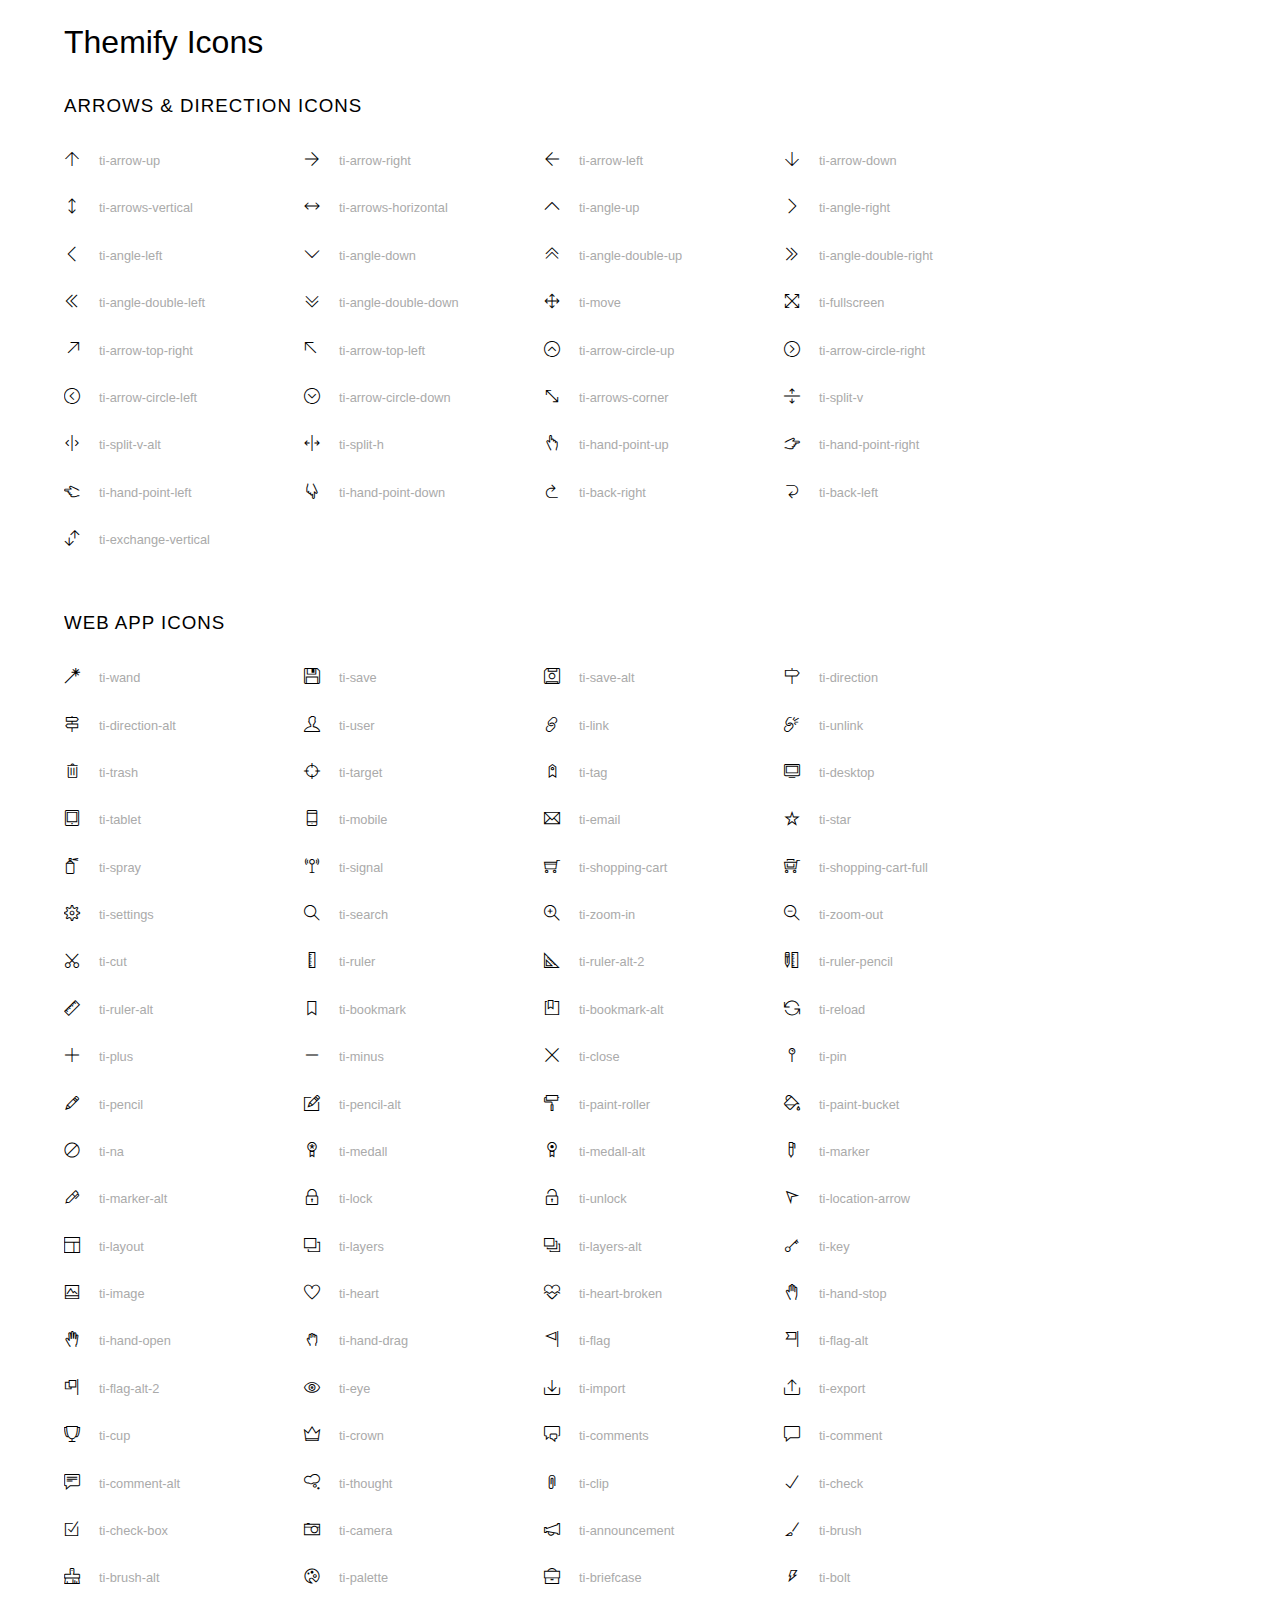
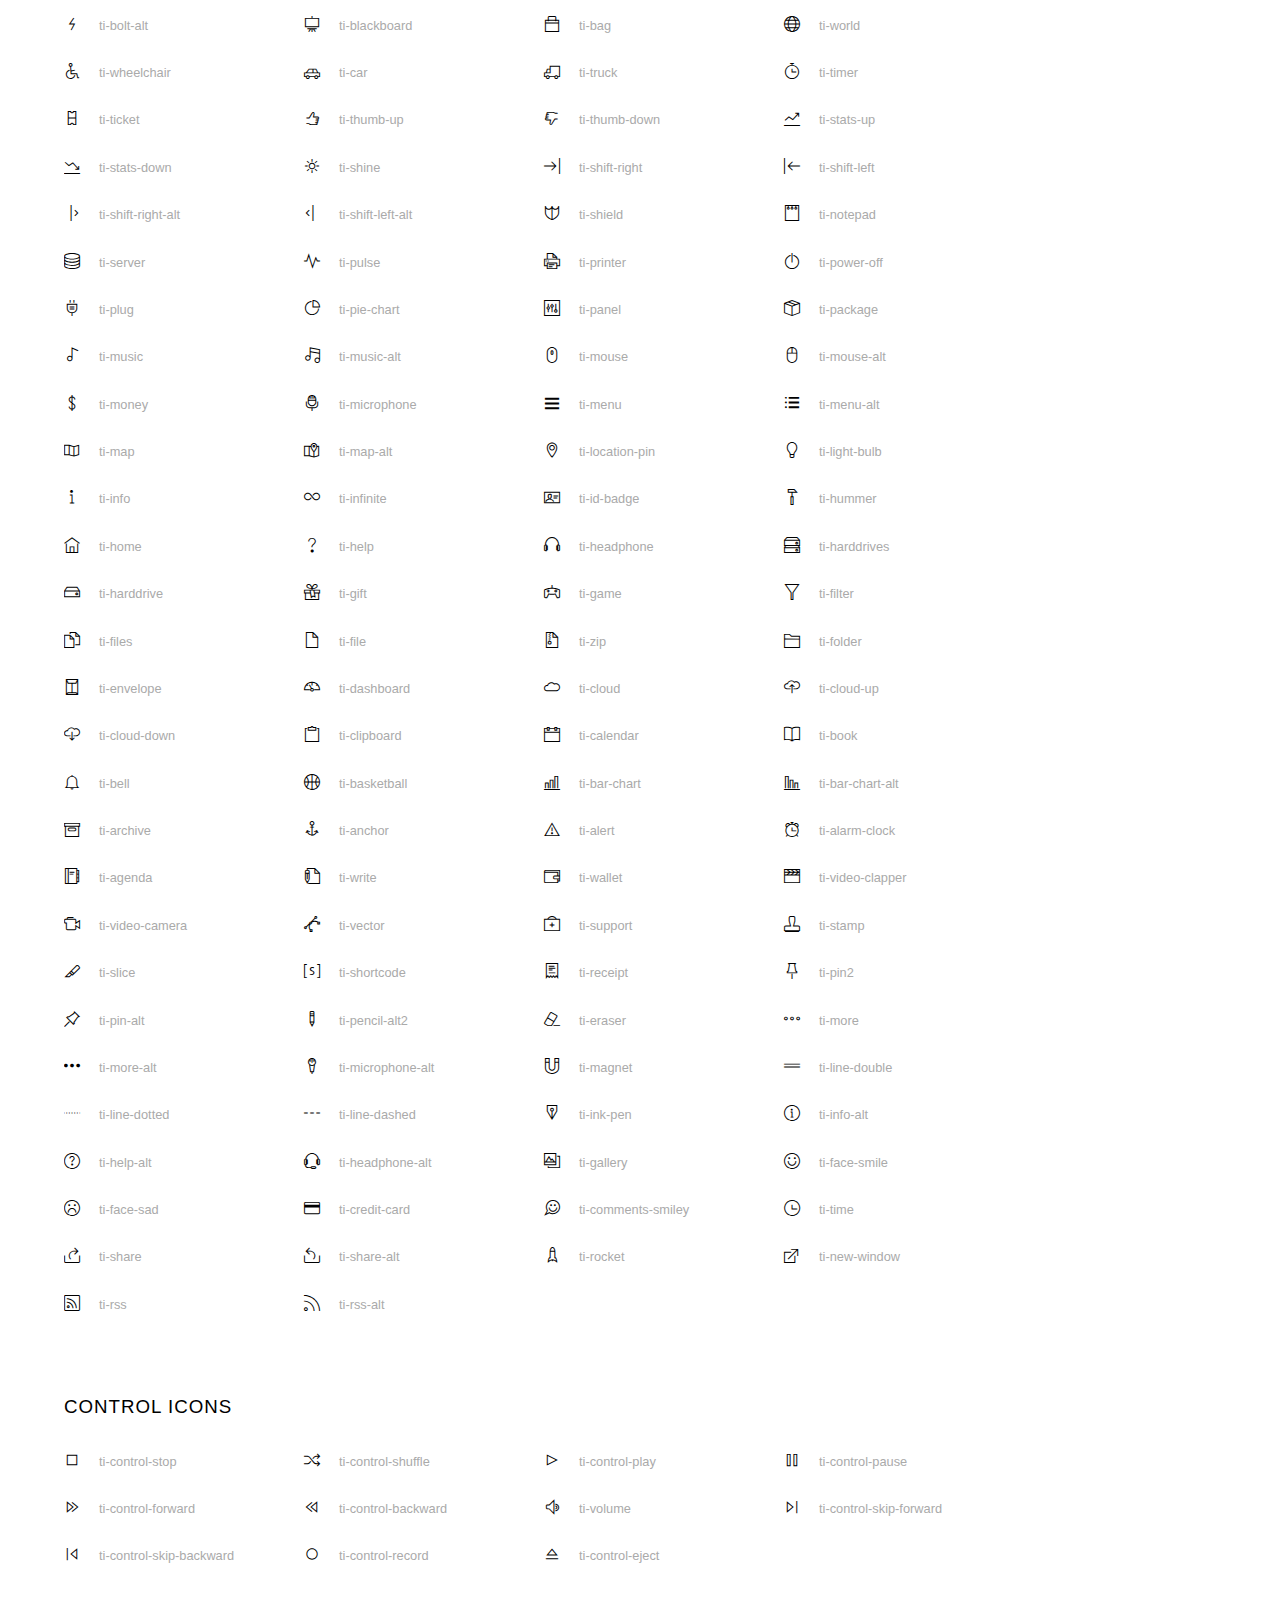
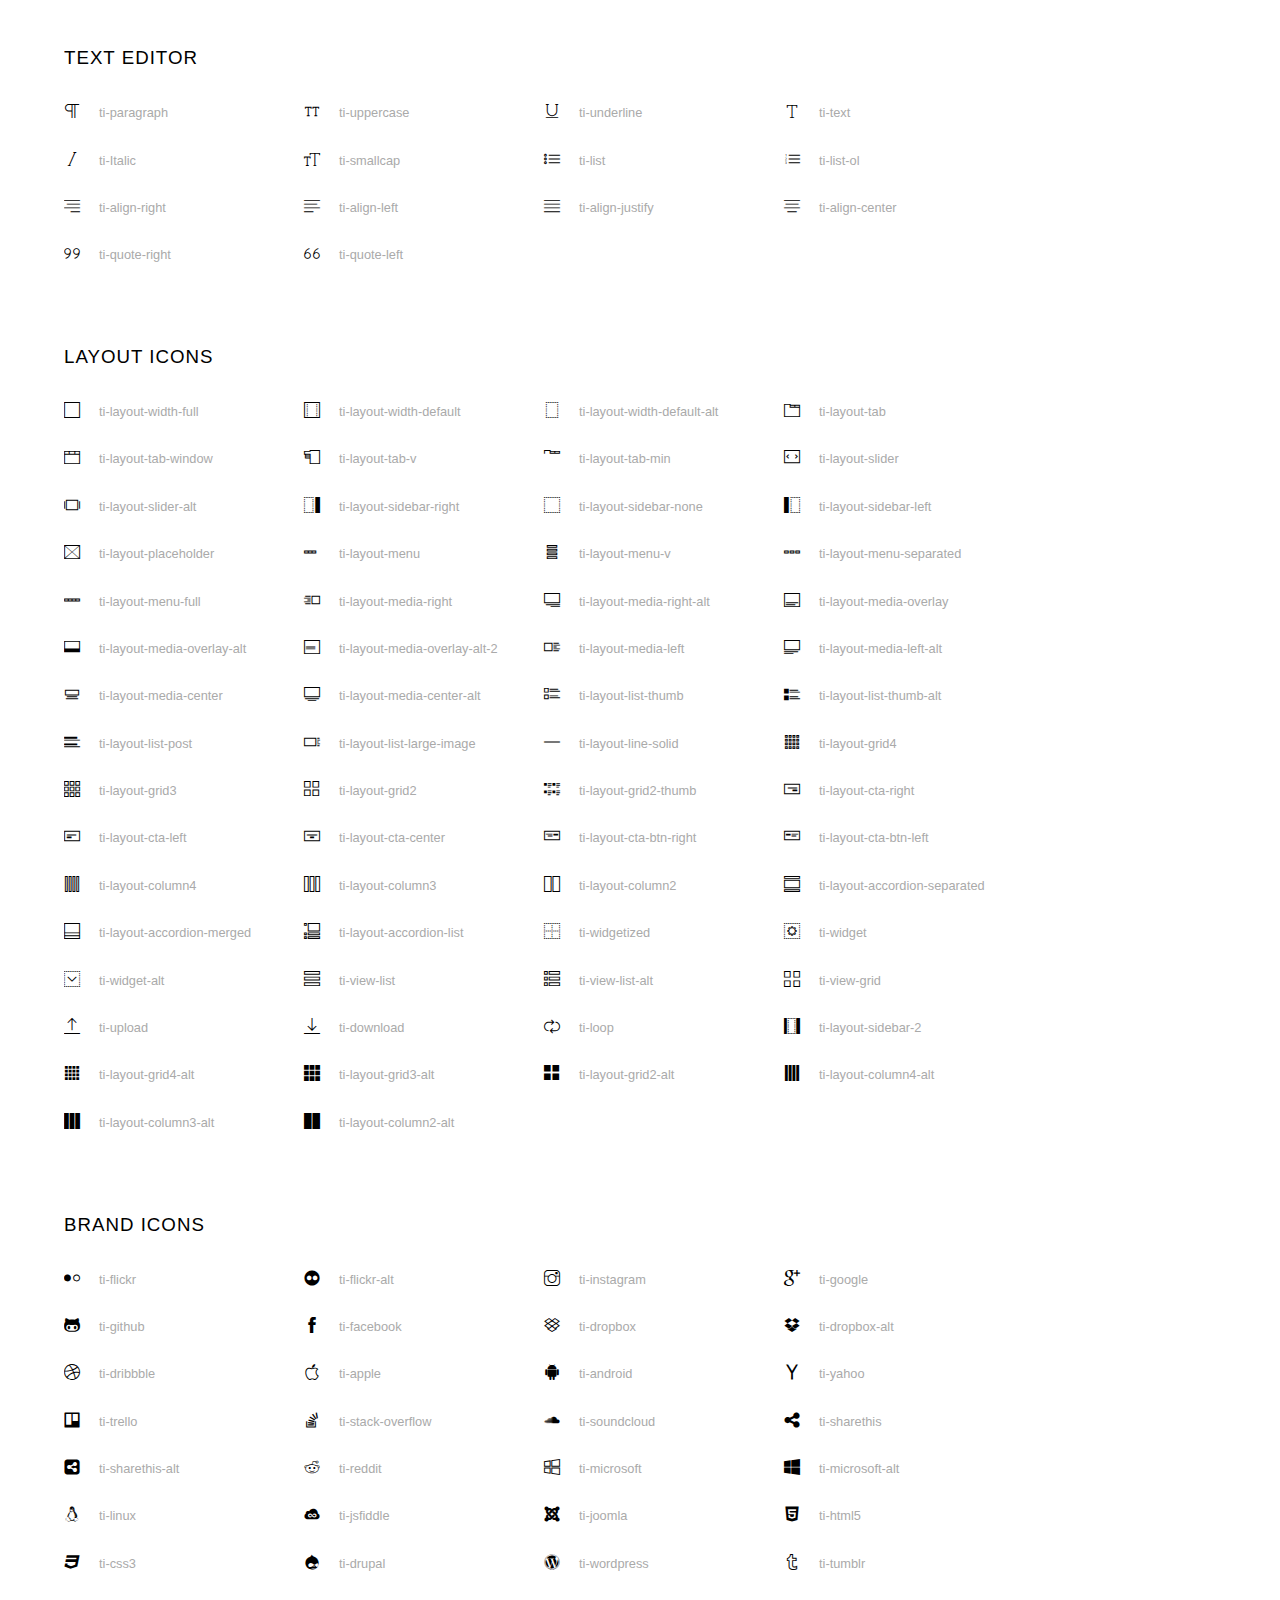
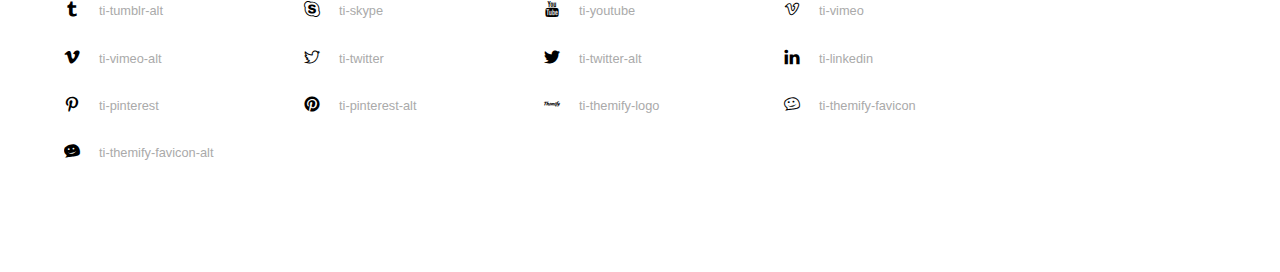
<file: vendors/iconfonts/ti-icons/index.html>
<!doctype html>
<html>
<head>
	<meta charset="utf-8">
	<title>Themify Icon Font</title>
	<meta name="viewport" content="width=device-width">
	<link rel="stylesheet" href="demo-files/demo.css">
	<link rel="stylesheet" href="css/themify-icons.css">
	<!--[if lt IE 8]><!-->
	<link rel="stylesheet" href="ie7/ie7.css">
	<!--<![endif]-->
</head>
<body>
	<h1>Themify Icons</h1>

	<div class="icon-section">

		<div class="icon-section">
			<h3>Arrows &amp; Direction Icons </h3>

			<div class="icon-container">
				<span class="ti-arrow-up"></span><span class="icon-name"> ti-arrow-up</span>
			</div>
			<div class="icon-container">
				<span class="ti-arrow-right"></span><span class="icon-name"> ti-arrow-right</span>
			</div>
			<div class="icon-container">
				<span class="ti-arrow-left"></span><span class="icon-name"> ti-arrow-left</span>
			</div>
			<div class="icon-container">
				<span class="ti-arrow-down"></span><span class="icon-name"> ti-arrow-down</span>
			</div>
			<div class="icon-container">
				<span class="ti-arrows-vertical"></span><span class="icon-name"> ti-arrows-vertical</span>
			</div>
			<div class="icon-container">
				<span class="ti-arrows-horizontal"></span><span class="icon-name"> ti-arrows-horizontal</span>
			</div>
			<div class="icon-container">
				<span class="ti-angle-up"></span><span class="icon-name"> ti-angle-up</span>
			</div>
			<div class="icon-container">
				<span class="ti-angle-right"></span><span class="icon-name"> ti-angle-right</span>
			</div>
			<div class="icon-container">
				<span class="ti-angle-left"></span><span class="icon-name"> ti-angle-left</span>
			</div>
			<div class="icon-container">
				<span class="ti-angle-down"></span><span class="icon-name"> ti-angle-down</span>
			</div>	
			<div class="icon-container">
				<span class="ti-angle-double-up"></span><span class="icon-name"> ti-angle-double-up</span>
			</div>
			<div class="icon-container">
				<span class="ti-angle-double-right"></span><span class="icon-name"> ti-angle-double-right</span>
			</div>
			<div class="icon-container">
				<span class="ti-angle-double-left"></span><span class="icon-name"> ti-angle-double-left</span>
			</div>
			<div class="icon-container">
				<span class="ti-angle-double-down"></span><span class="icon-name"> ti-angle-double-down</span>
			</div>					
			<div class="icon-container">
				<span class="ti-move"></span><span class="icon-name"> ti-move</span>
			</div>
			<div class="icon-container">
				<span class="ti-fullscreen"></span><span class="icon-name"> ti-fullscreen</span>
			</div>
			<div class="icon-container">
				<span class="ti-arrow-top-right"></span><span class="icon-name"> ti-arrow-top-right</span>
			</div>
			<div class="icon-container">
				<span class="ti-arrow-top-left"></span><span class="icon-name"> ti-arrow-top-left</span>
			</div>
			<div class="icon-container">
				<span class="ti-arrow-circle-up"></span><span class="icon-name"> ti-arrow-circle-up</span>
			</div>
			<div class="icon-container">
				<span class="ti-arrow-circle-right"></span><span class="icon-name"> ti-arrow-circle-right</span>
			</div>
			<div class="icon-container">
				<span class="ti-arrow-circle-left"></span><span class="icon-name"> ti-arrow-circle-left</span>
			</div>
			<div class="icon-container">
				<span class="ti-arrow-circle-down"></span><span class="icon-name"> ti-arrow-circle-down</span>
			</div>
			<div class="icon-container">
				<span class="ti-arrows-corner"></span><span class="icon-name"> ti-arrows-corner</span>
			</div>
			<div class="icon-container">
				<span class="ti-split-v"></span><span class="icon-name"> ti-split-v</span>
			</div>

			<div class="icon-container">
				<span class="ti-split-v-alt"></span><span class="icon-name"> ti-split-v-alt</span>
			</div>
			<div class="icon-container">
				<span class="ti-split-h"></span><span class="icon-name"> ti-split-h</span>
			</div>
			<div class="icon-container">
				<span class="ti-hand-point-up"></span><span class="icon-name"> ti-hand-point-up</span>
			</div>
			<div class="icon-container">
				<span class="ti-hand-point-right"></span><span class="icon-name"> ti-hand-point-right</span>
			</div>
			<div class="icon-container">
				<span class="ti-hand-point-left"></span><span class="icon-name"> ti-hand-point-left</span>
			</div>
			<div class="icon-container">
				<span class="ti-hand-point-down"></span><span class="icon-name"> ti-hand-point-down</span>
			</div>
			<div class="icon-container">
				<span class="ti-back-right"></span><span class="icon-name"> ti-back-right</span>
			</div>
			<div class="icon-container">
				<span class="ti-back-left"></span><span class="icon-name"> ti-back-left</span>
			</div>
			<div class="icon-container">
				<span class="ti-exchange-vertical"></span><span class="icon-name"> ti-exchange-vertical</span>
			</div>

		</div> <!-- Arrows Icons -->



		<h3>Web App Icons</h3>
		
		<div class="icon-section">

			<div class="icon-container">
				<span class="ti-wand"></span><span class="icon-name"> ti-wand</span>
			</div>
			<div class="icon-container">
				<span class="ti-save"></span><span class="icon-name"> ti-save</span>
			</div>
			<div class="icon-container">
				<span class="ti-save-alt"></span><span class="icon-name"> ti-save-alt</span>
			</div>

			<div class="icon-container">
				<span class="ti-direction"></span><span class="icon-name"> ti-direction</span>
			</div>
			<div class="icon-container">
				<span class="ti-direction-alt"></span><span class="icon-name"> ti-direction-alt</span>
			</div>
			<div class="icon-container">
				<span class="ti-user"></span><span class="icon-name"> ti-user</span>
			</div>
			<div class="icon-container">
				<span class="ti-link"></span><span class="icon-name"> ti-link</span>
			</div>
			<div class="icon-container">
				<span class="ti-unlink"></span><span class="icon-name"> ti-unlink</span>
			</div>
			<div class="icon-container">
				<span class="ti-trash"></span><span class="icon-name"> ti-trash</span>
			</div>
			<div class="icon-container">
				<span class="ti-target"></span><span class="icon-name"> ti-target</span>
			</div>
			<div class="icon-container">
				<span class="ti-tag"></span><span class="icon-name"> ti-tag</span>
			</div>
			<div class="icon-container">
				<span class="ti-desktop"></span><span class="icon-name"> ti-desktop</span>
			</div>
			<div class="icon-container">
				<span class="ti-tablet"></span><span class="icon-name"> ti-tablet</span>
			</div>
			<div class="icon-container">
				<span class="ti-mobile"></span><span class="icon-name"> ti-mobile</span>
			</div>
			<div class="icon-container">
				<span class="ti-email"></span><span class="icon-name"> ti-email</span>
			</div>	
			<div class="icon-container">
				<span class="ti-star"></span><span class="icon-name"> ti-star</span>
			</div>
			<div class="icon-container">
				<span class="ti-spray"></span><span class="icon-name"> ti-spray</span>
			</div>
			<div class="icon-container">
				<span class="ti-signal"></span><span class="icon-name"> ti-signal</span>
			</div>
			<div class="icon-container">
				<span class="ti-shopping-cart"></span><span class="icon-name"> ti-shopping-cart</span>
			</div>
			<div class="icon-container">
				<span class="ti-shopping-cart-full"></span><span class="icon-name"> ti-shopping-cart-full</span>
			</div>
			<div class="icon-container">
				<span class="ti-settings"></span><span class="icon-name"> ti-settings</span>
			</div>
			<div class="icon-container">
				<span class="ti-search"></span><span class="icon-name"> ti-search</span>
			</div>
			<div class="icon-container">
				<span class="ti-zoom-in"></span><span class="icon-name"> ti-zoom-in</span>
			</div>
			<div class="icon-container">
				<span class="ti-zoom-out"></span><span class="icon-name"> ti-zoom-out</span>
			</div>
			<div class="icon-container">
				<span class="ti-cut"></span><span class="icon-name"> ti-cut</span>
			</div>
			<div class="icon-container">
				<span class="ti-ruler"></span><span class="icon-name"> ti-ruler</span>
			</div>
			<div class="icon-container">
				<span class="ti-ruler-alt-2"></span><span class="icon-name"> ti-ruler-alt-2</span>
			</div>			
			<div class="icon-container">
				<span class="ti-ruler-pencil"></span><span class="icon-name"> ti-ruler-pencil</span>
			</div>
			<div class="icon-container">
				<span class="ti-ruler-alt"></span><span class="icon-name"> ti-ruler-alt</span>
			</div>
			<div class="icon-container">
				<span class="ti-bookmark"></span><span class="icon-name"> ti-bookmark</span>
			</div>
			<div class="icon-container">
				<span class="ti-bookmark-alt"></span><span class="icon-name"> ti-bookmark-alt</span>
			</div>
			<div class="icon-container">
				<span class="ti-reload"></span><span class="icon-name"> ti-reload</span>
			</div>
			<div class="icon-container">
				<span class="ti-plus"></span><span class="icon-name"> ti-plus</span>
			</div>
			<div class="icon-container">
				<span class="ti-minus"></span><span class="icon-name"> ti-minus</span>
			</div>
			<div class="icon-container">
				<span class="ti-close"></span><span class="icon-name"> ti-close</span>
			</div>			
			<div class="icon-container">
				<span class="ti-pin"></span><span class="icon-name"> ti-pin</span>
			</div>
			<div class="icon-container">
				<span class="ti-pencil"></span><span class="icon-name"> ti-pencil</span>
			</div>
					
		  	<div class="icon-container">
				<span class="ti-pencil-alt"></span><span class="icon-name"> ti-pencil-alt</span>
			</div>
			<div class="icon-container">
				<span class="ti-paint-roller"></span><span class="icon-name"> ti-paint-roller</span>
			</div>
			<div class="icon-container">
				<span class="ti-paint-bucket"></span><span class="icon-name"> ti-paint-bucket</span>
			</div>
			<div class="icon-container">
				<span class="ti-na"></span><span class="icon-name"> ti-na</span>
			</div>
			<div class="icon-container">
				<span class="ti-medall"></span><span class="icon-name"> ti-medall</span>
			</div>
			<div class="icon-container">
				<span class="ti-medall-alt"></span><span class="icon-name"> ti-medall-alt</span>
			</div>
			<div class="icon-container">
				<span class="ti-marker"></span><span class="icon-name"> ti-marker</span>
			</div>
			<div class="icon-container">
				<span class="ti-marker-alt"></span><span class="icon-name"> ti-marker-alt</span>
			</div>

			<div class="icon-container">
				<span class="ti-lock"></span><span class="icon-name"> ti-lock</span>
			</div>
			<div class="icon-container">
				<span class="ti-unlock"></span><span class="icon-name"> ti-unlock</span>
			</div>
			<div class="icon-container">
				<span class="ti-location-arrow"></span><span class="icon-name"> ti-location-arrow</span>
			</div>
			<div class="icon-container">
				<span class="ti-layout"></span><span class="icon-name"> ti-layout</span>
			</div>
			<div class="icon-container">
				<span class="ti-layers"></span><span class="icon-name"> ti-layers</span>
			</div>
			<div class="icon-container">
				<span class="ti-layers-alt"></span><span class="icon-name"> ti-layers-alt</span>
			</div>
			<div class="icon-container">
				<span class="ti-key"></span><span class="icon-name"> ti-key</span>
			</div>
			<div class="icon-container">
				<span class="ti-image"></span><span class="icon-name"> ti-image</span>
			</div>
			<div class="icon-container">
				<span class="ti-heart"></span><span class="icon-name"> ti-heart</span>
			</div>
			<div class="icon-container">
				<span class="ti-heart-broken"></span><span class="icon-name"> ti-heart-broken</span>
			</div>
			<div class="icon-container">
				<span class="ti-hand-stop"></span><span class="icon-name"> ti-hand-stop</span>
			</div>
			<div class="icon-container">
				<span class="ti-hand-open"></span><span class="icon-name"> ti-hand-open</span>
			</div>
			<div class="icon-container">
				<span class="ti-hand-drag"></span><span class="icon-name"> ti-hand-drag</span>
			</div>
			<div class="icon-container">
				<span class="ti-flag"></span><span class="icon-name"> ti-flag</span>
			</div>
			<div class="icon-container">
				<span class="ti-flag-alt"></span><span class="icon-name"> ti-flag-alt</span>
			</div>
			<div class="icon-container">
				<span class="ti-flag-alt-2"></span><span class="icon-name"> ti-flag-alt-2</span>
			</div>
			<div class="icon-container">
				<span class="ti-eye"></span><span class="icon-name"> ti-eye</span>
			</div>
			<div class="icon-container">
				<span class="ti-import"></span><span class="icon-name"> ti-import</span>
			</div>			
			<div class="icon-container">
				<span class="ti-export"></span><span class="icon-name"> ti-export</span>
			</div>
			<div class="icon-container">
				<span class="ti-cup"></span><span class="icon-name"> ti-cup</span>
			</div>
			<div class="icon-container">
				<span class="ti-crown"></span><span class="icon-name"> ti-crown</span>
			</div>
			<div class="icon-container">
				<span class="ti-comments"></span><span class="icon-name"> ti-comments</span>
			</div>
			<div class="icon-container">
				<span class="ti-comment"></span><span class="icon-name"> ti-comment</span>
			</div>
			<div class="icon-container">
				<span class="ti-comment-alt"></span><span class="icon-name"> ti-comment-alt</span>
			</div>
			<div class="icon-container">
				<span class="ti-thought"></span><span class="icon-name"> ti-thought</span>
			</div>			
			<div class="icon-container">
				<span class="ti-clip"></span><span class="icon-name"> ti-clip</span>
			</div>

			<div class="icon-container">
				<span class="ti-check"></span><span class="icon-name"> ti-check</span>
			</div>
			<div class="icon-container">
				<span class="ti-check-box"></span><span class="icon-name"> ti-check-box</span>
			</div>
			<div class="icon-container">
				<span class="ti-camera"></span><span class="icon-name"> ti-camera</span>
			</div>
			<div class="icon-container">
				<span class="ti-announcement"></span><span class="icon-name"> ti-announcement</span>
			</div>
			<div class="icon-container">
				<span class="ti-brush"></span><span class="icon-name"> ti-brush</span>
			</div>
			<div class="icon-container">
				<span class="ti-brush-alt"></span><span class="icon-name"> ti-brush-alt</span>
			</div>
			<div class="icon-container">
				<span class="ti-palette"></span><span class="icon-name"> ti-palette</span>
			</div>			
			<div class="icon-container">
				<span class="ti-briefcase"></span><span class="icon-name"> ti-briefcase</span>
			</div>
			<div class="icon-container">
				<span class="ti-bolt"></span><span class="icon-name"> ti-bolt</span>
			</div>
			<div class="icon-container">
				<span class="ti-bolt-alt"></span><span class="icon-name"> ti-bolt-alt</span>
			</div>
			<div class="icon-container">
				<span class="ti-blackboard"></span><span class="icon-name"> ti-blackboard</span>
			</div>
			<div class="icon-container">
				<span class="ti-bag"></span><span class="icon-name"> ti-bag</span>
			</div>
			<div class="icon-container">
				<span class="ti-world"></span><span class="icon-name"> ti-world</span>
			</div>
			<div class="icon-container">
				<span class="ti-wheelchair"></span><span class="icon-name"> ti-wheelchair</span>
			</div>
			<div class="icon-container">
				<span class="ti-car"></span><span class="icon-name"> ti-car</span>
			</div>
			<div class="icon-container">
				<span class="ti-truck"></span><span class="icon-name"> ti-truck</span>
			</div>
			<div class="icon-container">
				<span class="ti-timer"></span><span class="icon-name"> ti-timer</span>
			</div>
			<div class="icon-container">
				<span class="ti-ticket"></span><span class="icon-name"> ti-ticket</span>
			</div>
			<div class="icon-container">
				<span class="ti-thumb-up"></span><span class="icon-name"> ti-thumb-up</span>
			</div>
			<div class="icon-container">
				<span class="ti-thumb-down"></span><span class="icon-name"> ti-thumb-down</span>
			</div>

			<div class="icon-container">
				<span class="ti-stats-up"></span><span class="icon-name"> ti-stats-up</span>
			</div>
			<div class="icon-container">
				<span class="ti-stats-down"></span><span class="icon-name"> ti-stats-down</span>
			</div>
			<div class="icon-container">
				<span class="ti-shine"></span><span class="icon-name"> ti-shine</span>
			</div>
			<div class="icon-container">
				<span class="ti-shift-right"></span><span class="icon-name"> ti-shift-right</span>
			</div>
			<div class="icon-container">
				<span class="ti-shift-left"></span><span class="icon-name"> ti-shift-left</span>
			</div>

			<div class="icon-container">
				<span class="ti-shift-right-alt"></span><span class="icon-name"> ti-shift-right-alt</span>
			</div>
			<div class="icon-container">
				<span class="ti-shift-left-alt"></span><span class="icon-name"> ti-shift-left-alt</span>
			</div>
			<div class="icon-container">
				<span class="ti-shield"></span><span class="icon-name"> ti-shield</span>
			</div>
			<div class="icon-container">
				<span class="ti-notepad"></span><span class="icon-name"> ti-notepad</span>
			</div>
			<div class="icon-container">
				<span class="ti-server"></span><span class="icon-name"> ti-server</span>
			</div>

			<div class="icon-container">
				<span class="ti-pulse"></span><span class="icon-name"> ti-pulse</span>
			</div>
			<div class="icon-container">
				<span class="ti-printer"></span><span class="icon-name"> ti-printer</span>
			</div>
			<div class="icon-container">
				<span class="ti-power-off"></span><span class="icon-name"> ti-power-off</span>
			</div>
			<div class="icon-container">
				<span class="ti-plug"></span><span class="icon-name"> ti-plug</span>
			</div>
			<div class="icon-container">
				<span class="ti-pie-chart"></span><span class="icon-name"> ti-pie-chart</span>
			</div>

			<div class="icon-container">
				<span class="ti-panel"></span><span class="icon-name"> ti-panel</span>
			</div>
			<div class="icon-container">
				<span class="ti-package"></span><span class="icon-name"> ti-package</span>
			</div>
			<div class="icon-container">
				<span class="ti-music"></span><span class="icon-name"> ti-music</span>
			</div>
			<div class="icon-container">
				<span class="ti-music-alt"></span><span class="icon-name"> ti-music-alt</span>
			</div>
			<div class="icon-container">
				<span class="ti-mouse"></span><span class="icon-name"> ti-mouse</span>
			</div>
			<div class="icon-container">
				<span class="ti-mouse-alt"></span><span class="icon-name"> ti-mouse-alt</span>
			</div>
			<div class="icon-container">
				<span class="ti-money"></span><span class="icon-name"> ti-money</span>
			</div>
			<div class="icon-container">
				<span class="ti-microphone"></span><span class="icon-name"> ti-microphone</span>
			</div>
			<div class="icon-container">
				<span class="ti-menu"></span><span class="icon-name"> ti-menu</span>
			</div>
			<div class="icon-container">
				<span class="ti-menu-alt"></span><span class="icon-name"> ti-menu-alt</span>
			</div>
			<div class="icon-container">
				<span class="ti-map"></span><span class="icon-name"> ti-map</span>
			</div>
			<div class="icon-container">
				<span class="ti-map-alt"></span><span class="icon-name"> ti-map-alt</span>
			</div>

			<div class="icon-container">
				<span class="ti-location-pin"></span><span class="icon-name"> ti-location-pin</span>
			</div>

			<div class="icon-container">
				<span class="ti-light-bulb"></span><span class="icon-name"> ti-light-bulb</span>
			</div>
			<div class="icon-container">
				<span class="ti-info"></span><span class="icon-name"> ti-info</span>
			</div>
			<div class="icon-container">
				<span class="ti-infinite"></span><span class="icon-name"> ti-infinite</span>
			</div>
			<div class="icon-container">
				<span class="ti-id-badge"></span><span class="icon-name"> ti-id-badge</span>
			</div>
			<div class="icon-container">
				<span class="ti-hummer"></span><span class="icon-name"> ti-hummer</span>
			</div>
			<div class="icon-container">
				<span class="ti-home"></span><span class="icon-name"> ti-home</span>
			</div>
			<div class="icon-container">
				<span class="ti-help"></span><span class="icon-name"> ti-help</span>
			</div>
			<div class="icon-container">
				<span class="ti-headphone"></span><span class="icon-name"> ti-headphone</span>
			</div>
			<div class="icon-container">
				<span class="ti-harddrives"></span><span class="icon-name"> ti-harddrives</span>
			</div>
			<div class="icon-container">
				<span class="ti-harddrive"></span><span class="icon-name"> ti-harddrive</span>
			</div>
			<div class="icon-container">
				<span class="ti-gift"></span><span class="icon-name"> ti-gift</span>
			</div>
			<div class="icon-container">
				<span class="ti-game"></span><span class="icon-name"> ti-game</span>
			</div>
			<div class="icon-container">
				<span class="ti-filter"></span><span class="icon-name"> ti-filter</span>
			</div>
			<div class="icon-container">
				<span class="ti-files"></span><span class="icon-name"> ti-files</span>
			</div>
			<div class="icon-container">
				<span class="ti-file"></span><span class="icon-name"> ti-file</span>
			</div>
			<div class="icon-container">
				<span class="ti-zip"></span><span class="icon-name"> ti-zip</span>
			</div>
			<div class="icon-container">
				<span class="ti-folder"></span><span class="icon-name"> ti-folder</span>
			</div>			
			<div class="icon-container">
				<span class="ti-envelope"></span><span class="icon-name"> ti-envelope</span>
			</div>


			<div class="icon-container">
				<span class="ti-dashboard"></span><span class="icon-name"> ti-dashboard</span>
			</div>
			<div class="icon-container">
				<span class="ti-cloud"></span><span class="icon-name"> ti-cloud</span>
			</div>
			<div class="icon-container">
				<span class="ti-cloud-up"></span><span class="icon-name"> ti-cloud-up</span>
			</div>
			<div class="icon-container">
				<span class="ti-cloud-down"></span><span class="icon-name"> ti-cloud-down</span>
			</div>
			<div class="icon-container">
				<span class="ti-clipboard"></span><span class="icon-name"> ti-clipboard</span>
			</div>
			<div class="icon-container">
				<span class="ti-calendar"></span><span class="icon-name"> ti-calendar</span>
			</div>
			<div class="icon-container">
				<span class="ti-book"></span><span class="icon-name"> ti-book</span>
			</div>
			<div class="icon-container">
				<span class="ti-bell"></span><span class="icon-name"> ti-bell</span>
			</div>
			<div class="icon-container">
				<span class="ti-basketball"></span><span class="icon-name"> ti-basketball</span>
			</div>
			<div class="icon-container">
				<span class="ti-bar-chart"></span><span class="icon-name"> ti-bar-chart</span>
			</div>
			<div class="icon-container">
				<span class="ti-bar-chart-alt"></span><span class="icon-name"> ti-bar-chart-alt</span>
			</div>


			<div class="icon-container">
				<span class="ti-archive"></span><span class="icon-name"> ti-archive</span>
			</div>
			<div class="icon-container">
				<span class="ti-anchor"></span><span class="icon-name"> ti-anchor</span>
			</div>

			<div class="icon-container">
				<span class="ti-alert"></span><span class="icon-name"> ti-alert</span>
			</div>
			<div class="icon-container">
				<span class="ti-alarm-clock"></span><span class="icon-name"> ti-alarm-clock</span>
			</div>
			<div class="icon-container">
				<span class="ti-agenda"></span><span class="icon-name"> ti-agenda</span>
			</div>
			<div class="icon-container">
				<span class="ti-write"></span><span class="icon-name"> ti-write</span>
			</div>

			<div class="icon-container">
				<span class="ti-wallet"></span><span class="icon-name"> ti-wallet</span>
			</div>
			<div class="icon-container">
				<span class="ti-video-clapper"></span><span class="icon-name"> ti-video-clapper</span>
			</div>
			<div class="icon-container">
				<span class="ti-video-camera"></span><span class="icon-name"> ti-video-camera</span>
			</div>
			<div class="icon-container">
				<span class="ti-vector"></span><span class="icon-name"> ti-vector</span>
			</div>

			<div class="icon-container">
				<span class="ti-support"></span><span class="icon-name"> ti-support</span>
			</div>
			<div class="icon-container">
				<span class="ti-stamp"></span><span class="icon-name"> ti-stamp</span>
			</div>
			<div class="icon-container">
				<span class="ti-slice"></span><span class="icon-name"> ti-slice</span>
			</div>
			<div class="icon-container">
				<span class="ti-shortcode"></span><span class="icon-name"> ti-shortcode</span>
			</div>
			<div class="icon-container">
				<span class="ti-receipt"></span><span class="icon-name"> ti-receipt</span>
			</div>
			<div class="icon-container">
				<span class="ti-pin2"></span><span class="icon-name"> ti-pin2</span>
			</div>
			<div class="icon-container">
				<span class="ti-pin-alt"></span><span class="icon-name"> ti-pin-alt</span>
			</div>
			<div class="icon-container">
				<span class="ti-pencil-alt2"></span><span class="icon-name"> ti-pencil-alt2</span>
			</div>
			<div class="icon-container">
				<span class="ti-eraser"></span><span class="icon-name"> ti-eraser</span>
			</div>			
			<div class="icon-container">
				<span class="ti-more"></span><span class="icon-name"> ti-more</span>
			</div>
			<div class="icon-container">
				<span class="ti-more-alt"></span><span class="icon-name"> ti-more-alt</span>
			</div>
			<div class="icon-container">
				<span class="ti-microphone-alt"></span><span class="icon-name"> ti-microphone-alt</span>
			</div>
			<div class="icon-container">
				<span class="ti-magnet"></span><span class="icon-name"> ti-magnet</span>
			</div>
			<div class="icon-container">
				<span class="ti-line-double"></span><span class="icon-name"> ti-line-double</span>
			</div>
			<div class="icon-container">
				<span class="ti-line-dotted"></span><span class="icon-name"> ti-line-dotted</span>
			</div>
			<div class="icon-container">
				<span class="ti-line-dashed"></span><span class="icon-name"> ti-line-dashed</span>
			</div>

			<div class="icon-container">
				<span class="ti-ink-pen"></span><span class="icon-name"> ti-ink-pen</span>
			</div>
			<div class="icon-container">
				<span class="ti-info-alt"></span><span class="icon-name"> ti-info-alt</span>
			</div>
			<div class="icon-container">
				<span class="ti-help-alt"></span><span class="icon-name"> ti-help-alt</span>
			</div>
			<div class="icon-container">
				<span class="ti-headphone-alt"></span><span class="icon-name"> ti-headphone-alt</span>
			</div>

			<div class="icon-container">
				<span class="ti-gallery"></span><span class="icon-name"> ti-gallery</span>
			</div>
			<div class="icon-container">
				<span class="ti-face-smile"></span><span class="icon-name"> ti-face-smile</span>
			</div>
			<div class="icon-container">
				<span class="ti-face-sad"></span><span class="icon-name"> ti-face-sad</span>
			</div>
			<div class="icon-container">
				<span class="ti-credit-card"></span><span class="icon-name"> ti-credit-card</span>
			</div>
			<div class="icon-container">
				<span class="ti-comments-smiley"></span><span class="icon-name"> ti-comments-smiley</span>
			</div>
			<div class="icon-container">
				<span class="ti-time"></span><span class="icon-name"> ti-time</span>
			</div>
			<div class="icon-container">
				<span class="ti-share"></span><span class="icon-name"> ti-share</span>
			</div>
			<div class="icon-container">
				<span class="ti-share-alt"></span><span class="icon-name"> ti-share-alt</span>
			</div>
			<div class="icon-container">
				<span class="ti-rocket"></span><span class="icon-name"> ti-rocket</span>
			</div>

			<div class="icon-container">
				<span class="ti-new-window"></span><span class="icon-name"> ti-new-window</span>
			</div>

			<div class="icon-container">
				<span class="ti-rss"></span><span class="icon-name"> ti-rss</span>
			</div>

			<div class="icon-container">
				<span class="ti-rss-alt"></span><span class="icon-name"> ti-rss-alt</span>
			</div>
			
		</div><!-- Web App Icons -->


		<div class="icon-section">
			<h3>Control Icons</h3>
			<div class="icon-container">
				<span class="ti-control-stop"></span><span class="icon-name"> ti-control-stop</span>
			</div>
			<div class="icon-container">
				<span class="ti-control-shuffle"></span><span class="icon-name"> ti-control-shuffle</span>
			</div>
			<div class="icon-container">
				<span class="ti-control-play"></span><span class="icon-name"> ti-control-play</span>
			</div>
			<div class="icon-container">
				<span class="ti-control-pause"></span><span class="icon-name"> ti-control-pause</span>
			</div>
			<div class="icon-container">
				<span class="ti-control-forward"></span><span class="icon-name"> ti-control-forward</span>
			</div>
			<div class="icon-container">
				<span class="ti-control-backward"></span><span class="icon-name"> ti-control-backward</span>
			</div>	
			<div class="icon-container">
				<span class="ti-volume"></span><span class="icon-name"> ti-volume</span>
			</div>
			<div class="icon-container">
				<span class="ti-control-skip-forward"></span><span class="icon-name"> ti-control-skip-forward</span>
			</div>
			<div class="icon-container">
				<span class="ti-control-skip-backward"></span><span class="icon-name"> ti-control-skip-backward</span>
			</div>
			<div class="icon-container">
				<span class="ti-control-record"></span><span class="icon-name"> ti-control-record</span>
			</div>
			<div class="icon-container">
				<span class="ti-control-eject"></span><span class="icon-name"> ti-control-eject</span>
			</div>			
		</div> <!-- Control Icons -->


		<div class="icon-section">
			<h3>Text Editor</h3>

			<div class="icon-container">
				<span class="ti-paragraph"></span><span class="icon-name"> ti-paragraph</span>
			</div>
			<div class="icon-container">
				<span class="ti-uppercase"></span><span class="icon-name"> ti-uppercase</span>
			</div>

			<div class="icon-container">
				<span class="ti-underline"></span><span class="icon-name"> ti-underline</span>
			</div>
			<div class="icon-container">
				<span class="ti-text"></span><span class="icon-name"> ti-text</span>
			</div>
			<div class="icon-container">
				<span class="ti-Italic"></span><span class="icon-name"> ti-Italic</span>
			</div>
			<div class="icon-container">
				<span class="ti-smallcap"></span><span class="icon-name"> ti-smallcap</span>
			</div>
			<div class="icon-container">
				<span class="ti-list"></span><span class="icon-name"> ti-list</span>
			</div>
			<div class="icon-container">
				<span class="ti-list-ol"></span><span class="icon-name"> ti-list-ol</span>
			</div>
			<div class="icon-container">
				<span class="ti-align-right"></span><span class="icon-name"> ti-align-right</span>
			</div>
			<div class="icon-container">
				<span class="ti-align-left"></span><span class="icon-name"> ti-align-left</span>
			</div>
			<div class="icon-container">
				<span class="ti-align-justify"></span><span class="icon-name"> ti-align-justify</span>
			</div>
			<div class="icon-container">
				<span class="ti-align-center"></span><span class="icon-name"> ti-align-center</span>
			</div>
			<div class="icon-container">
				<span class="ti-quote-right"></span><span class="icon-name"> ti-quote-right</span>
			</div>
			<div class="icon-container">
				<span class="ti-quote-left"></span><span class="icon-name"> ti-quote-left</span>
			</div>

		</div> <!-- Text Editor -->



		<div class="icon-section">
			<h3>Layout Icons</h3>
			<div class="icon-container">
				<span class="ti-layout-width-full"></span><span class="icon-name"> ti-layout-width-full</span>
			</div>
			<div class="icon-container">
				<span class="ti-layout-width-default"></span><span class="icon-name"> ti-layout-width-default</span>
			</div>
			<div class="icon-container">
				<span class="ti-layout-width-default-alt"></span><span class="icon-name"> ti-layout-width-default-alt</span>
			</div>
			<div class="icon-container">
				<span class="ti-layout-tab"></span><span class="icon-name"> ti-layout-tab</span>
			</div>
			<div class="icon-container">
				<span class="ti-layout-tab-window"></span><span class="icon-name"> ti-layout-tab-window</span>
			</div>
			<div class="icon-container">
				<span class="ti-layout-tab-v"></span><span class="icon-name"> ti-layout-tab-v</span>
			</div>
			<div class="icon-container">
				<span class="ti-layout-tab-min"></span><span class="icon-name"> ti-layout-tab-min</span>
			</div>
			<div class="icon-container">
				<span class="ti-layout-slider"></span><span class="icon-name"> ti-layout-slider</span>
			</div>
			<div class="icon-container">
				<span class="ti-layout-slider-alt"></span><span class="icon-name"> ti-layout-slider-alt</span>
			</div>
			<div class="icon-container">
				<span class="ti-layout-sidebar-right"></span><span class="icon-name"> ti-layout-sidebar-right</span>
			</div>
			<div class="icon-container">
				<span class="ti-layout-sidebar-none"></span><span class="icon-name"> ti-layout-sidebar-none</span>
			</div>
			<div class="icon-container">
				<span class="ti-layout-sidebar-left"></span><span class="icon-name"> ti-layout-sidebar-left</span>
			</div>
			<div class="icon-container">
				<span class="ti-layout-placeholder"></span><span class="icon-name"> ti-layout-placeholder</span>
			</div>
			<div class="icon-container">
				<span class="ti-layout-menu"></span><span class="icon-name"> ti-layout-menu</span>
			</div>
			<div class="icon-container">
				<span class="ti-layout-menu-v"></span><span class="icon-name"> ti-layout-menu-v</span>
			</div>
			<div class="icon-container">
				<span class="ti-layout-menu-separated"></span><span class="icon-name"> ti-layout-menu-separated</span>
			</div>
			<div class="icon-container">
				<span class="ti-layout-menu-full"></span><span class="icon-name"> ti-layout-menu-full</span>
			</div>
			<div class="icon-container">
				<span class="ti-layout-media-right"></span><span class="icon-name"> ti-layout-media-right</span>
			</div>
			<div class="icon-container">
				<span class="ti-layout-media-right-alt"></span><span class="icon-name"> ti-layout-media-right-alt</span>
			</div>
			<div class="icon-container">
				<span class="ti-layout-media-overlay"></span><span class="icon-name"> ti-layout-media-overlay</span>
			</div>
			<div class="icon-container">
				<span class="ti-layout-media-overlay-alt"></span><span class="icon-name"> ti-layout-media-overlay-alt</span>
			</div>
			<div class="icon-container">
				<span class="ti-layout-media-overlay-alt-2"></span><span class="icon-name"> ti-layout-media-overlay-alt-2</span>
			</div>
			<div class="icon-container">
				<span class="ti-layout-media-left"></span><span class="icon-name"> ti-layout-media-left</span>
			</div>
			<div class="icon-container">
				<span class="ti-layout-media-left-alt"></span><span class="icon-name"> ti-layout-media-left-alt</span>
			</div>
			<div class="icon-container">
				<span class="ti-layout-media-center"></span><span class="icon-name"> ti-layout-media-center</span>
			</div>
			<div class="icon-container">
				<span class="ti-layout-media-center-alt"></span><span class="icon-name"> ti-layout-media-center-alt</span>
			</div>
			<div class="icon-container">
				<span class="ti-layout-list-thumb"></span><span class="icon-name"> ti-layout-list-thumb</span>
			</div>
			<div class="icon-container">
				<span class="ti-layout-list-thumb-alt"></span><span class="icon-name"> ti-layout-list-thumb-alt</span>
			</div>
			<div class="icon-container">
				<span class="ti-layout-list-post"></span><span class="icon-name"> ti-layout-list-post</span>
			</div>
			<div class="icon-container">
				<span class="ti-layout-list-large-image"></span><span class="icon-name"> ti-layout-list-large-image</span>
			</div>
			<div class="icon-container">
				<span class="ti-layout-line-solid"></span><span class="icon-name"> ti-layout-line-solid</span>
			</div>
			<div class="icon-container">
				<span class="ti-layout-grid4"></span><span class="icon-name"> ti-layout-grid4</span>
			</div>
			<div class="icon-container">
				<span class="ti-layout-grid3"></span><span class="icon-name"> ti-layout-grid3</span>
			</div>
			<div class="icon-container">
				<span class="ti-layout-grid2"></span><span class="icon-name"> ti-layout-grid2</span>
			</div>
			<div class="icon-container">
				<span class="ti-layout-grid2-thumb"></span><span class="icon-name"> ti-layout-grid2-thumb</span>
			</div>
			<div class="icon-container">
				<span class="ti-layout-cta-right"></span><span class="icon-name"> ti-layout-cta-right</span>
			</div>
			<div class="icon-container">
				<span class="ti-layout-cta-left"></span><span class="icon-name"> ti-layout-cta-left</span>
			</div>
			<div class="icon-container">
				<span class="ti-layout-cta-center"></span><span class="icon-name"> ti-layout-cta-center</span>
			</div>
			<div class="icon-container">
				<span class="ti-layout-cta-btn-right"></span><span class="icon-name"> ti-layout-cta-btn-right</span>
			</div>
			<div class="icon-container">
				<span class="ti-layout-cta-btn-left"></span><span class="icon-name"> ti-layout-cta-btn-left</span>
			</div>
			<div class="icon-container">
				<span class="ti-layout-column4"></span><span class="icon-name"> ti-layout-column4</span>
			</div>
			<div class="icon-container">
				<span class="ti-layout-column3"></span><span class="icon-name"> ti-layout-column3</span>
			</div>
			<div class="icon-container">
				<span class="ti-layout-column2"></span><span class="icon-name"> ti-layout-column2</span>
			</div>
			<div class="icon-container">
				<span class="ti-layout-accordion-separated"></span><span class="icon-name"> ti-layout-accordion-separated</span>
			</div>
			<div class="icon-container">
				<span class="ti-layout-accordion-merged"></span><span class="icon-name"> ti-layout-accordion-merged</span>
			</div>
			<div class="icon-container">
				<span class="ti-layout-accordion-list"></span><span class="icon-name"> ti-layout-accordion-list</span>
			</div>
			<div class="icon-container">
				<span class="ti-widgetized"></span><span class="icon-name"> ti-widgetized</span>
			</div>
			<div class="icon-container">
				<span class="ti-widget"></span><span class="icon-name"> ti-widget</span>
			</div>
			<div class="icon-container">
				<span class="ti-widget-alt"></span><span class="icon-name"> ti-widget-alt</span>
			</div>
			<div class="icon-container">
				<span class="ti-view-list"></span><span class="icon-name"> ti-view-list</span>
			</div>
			<div class="icon-container">
				<span class="ti-view-list-alt"></span><span class="icon-name"> ti-view-list-alt</span>
			</div>
			<div class="icon-container">
				<span class="ti-view-grid"></span><span class="icon-name"> ti-view-grid</span>
			</div>
			<div class="icon-container">
				<span class="ti-upload"></span><span class="icon-name"> ti-upload</span>
			</div>
			<div class="icon-container">
				<span class="ti-download"></span><span class="icon-name"> ti-download</span>
			</div>	
			<div class="icon-container">
				<span class="ti-loop"></span><span class="icon-name"> ti-loop</span>
			</div>
			<div class="icon-container">
				<span class="ti-layout-sidebar-2"></span><span class="icon-name"> ti-layout-sidebar-2</span>
			</div>
			<div class="icon-container">
				<span class="ti-layout-grid4-alt"></span><span class="icon-name"> ti-layout-grid4-alt</span>
			</div>
			<div class="icon-container">
				<span class="ti-layout-grid3-alt"></span><span class="icon-name"> ti-layout-grid3-alt</span>
			</div>
			<div class="icon-container">
				<span class="ti-layout-grid2-alt"></span><span class="icon-name"> ti-layout-grid2-alt</span>
			</div>
			<div class="icon-container">
				<span class="ti-layout-column4-alt"></span><span class="icon-name"> ti-layout-column4-alt</span>
			</div>
			<div class="icon-container">
				<span class="ti-layout-column3-alt"></span><span class="icon-name"> ti-layout-column3-alt</span>
			</div>
			<div class="icon-container">
				<span class="ti-layout-column2-alt"></span><span class="icon-name"> ti-layout-column2-alt</span>
			</div>		


		</div> <!-- Layout Icons -->


		<div class="icon-section">
			<h3>Brand Icons</h3>

			<div class="icon-container">
				<span class="ti-flickr"></span><span class="icon-name"> ti-flickr</span>
			</div>
			<div class="icon-container">
				<span class="ti-flickr-alt"></span><span class="icon-name"> ti-flickr-alt</span>
			</div>			
			<div class="icon-container">
				<span class="ti-instagram"></span><span class="icon-name"> ti-instagram</span>
			</div>
			<div class="icon-container">
				<span class="ti-google"></span><span class="icon-name"> ti-google</span>
			</div>
			<div class="icon-container">
				<span class="ti-github"></span><span class="icon-name"> ti-github</span>
			</div>

			<div class="icon-container">
				<span class="ti-facebook"></span><span class="icon-name"> ti-facebook</span>
			</div>
			<div class="icon-container">
				<span class="ti-dropbox"></span><span class="icon-name"> ti-dropbox</span>
			</div>
			<div class="icon-container">
				<span class="ti-dropbox-alt"></span><span class="icon-name"> ti-dropbox-alt</span>
			</div>
			<div class="icon-container">
				<span class="ti-dribbble"></span><span class="icon-name"> ti-dribbble</span>
			</div>
			<div class="icon-container">
				<span class="ti-apple"></span><span class="icon-name"> ti-apple</span>
			</div>
			<div class="icon-container">
				<span class="ti-android"></span><span class="icon-name"> ti-android</span>
			</div>
			<div class="icon-container">
				<span class="ti-yahoo"></span><span class="icon-name"> ti-yahoo</span>
			</div>
			<div class="icon-container">
				<span class="ti-trello"></span><span class="icon-name"> ti-trello</span>
			</div>
			<div class="icon-container">
				<span class="ti-stack-overflow"></span><span class="icon-name"> ti-stack-overflow</span>
			</div>
			<div class="icon-container">
				<span class="ti-soundcloud"></span><span class="icon-name"> ti-soundcloud</span>
			</div>
			<div class="icon-container">
				<span class="ti-sharethis"></span><span class="icon-name"> ti-sharethis</span>
			</div>
			<div class="icon-container">
				<span class="ti-sharethis-alt"></span><span class="icon-name"> ti-sharethis-alt</span>
			</div>
			<div class="icon-container">
				<span class="ti-reddit"></span><span class="icon-name"> ti-reddit</span>
			</div>

			<div class="icon-container">
				<span class="ti-microsoft"></span><span class="icon-name"> ti-microsoft</span>
			</div>
			<div class="icon-container">
				<span class="ti-microsoft-alt"></span><span class="icon-name"> ti-microsoft-alt</span>
			</div>
			<div class="icon-container">
				<span class="ti-linux"></span><span class="icon-name"> ti-linux</span>
			</div>
			<div class="icon-container">
				<span class="ti-jsfiddle"></span><span class="icon-name"> ti-jsfiddle</span>
			</div>
			<div class="icon-container">
				<span class="ti-joomla"></span><span class="icon-name"> ti-joomla</span>
			</div>
			<div class="icon-container">
				<span class="ti-html5"></span><span class="icon-name"> ti-html5</span>
			</div>
			<div class="icon-container">
				<span class="ti-css3"></span><span class="icon-name"> ti-css3</span>
			</div>	
			<div class="icon-container">
				<span class="ti-drupal"></span><span class="icon-name"> ti-drupal</span>
			</div>
			<div class="icon-container">
				<span class="ti-wordpress"></span><span class="icon-name"> ti-wordpress</span>
			</div>		
			<div class="icon-container">
				<span class="ti-tumblr"></span><span class="icon-name"> ti-tumblr</span>
			</div>
			<div class="icon-container">
				<span class="ti-tumblr-alt"></span><span class="icon-name"> ti-tumblr-alt</span>
			</div>
			<div class="icon-container">
				<span class="ti-skype"></span><span class="icon-name"> ti-skype</span>
			</div>
			<div class="icon-container">
				<span class="ti-youtube"></span><span class="icon-name"> ti-youtube</span>
			</div>
			<div class="icon-container">
				<span class="ti-vimeo"></span><span class="icon-name"> ti-vimeo</span>
			</div>
			<div class="icon-container">
				<span class="ti-vimeo-alt"></span><span class="icon-name"> ti-vimeo-alt</span>
			</div>			
			<div class="icon-container">
				<span class="ti-twitter"></span><span class="icon-name"> ti-twitter</span>
			</div>
			<div class="icon-container">
				<span class="ti-twitter-alt"></span><span class="icon-name"> ti-twitter-alt</span>
			</div>
			<div class="icon-container">
				<span class="ti-linkedin"></span><span class="icon-name"> ti-linkedin</span>
			</div>
			<div class="icon-container">
				<span class="ti-pinterest"></span><span class="icon-name"> ti-pinterest</span>
			</div>

			<div class="icon-container">
				<span class="ti-pinterest-alt"></span><span class="icon-name"> ti-pinterest-alt</span>
			</div>
			<div class="icon-container">
				<span class="ti-themify-logo"></span><span class="icon-name"> ti-themify-logo</span>
			</div>
			<div class="icon-container">
				<span class="ti-themify-favicon"></span><span class="icon-name"> ti-themify-favicon</span>
			</div>
			<div class="icon-container">
				<span class="ti-themify-favicon-alt"></span><span class="icon-name"> ti-themify-favicon-alt</span>
			</div>

		</div> <!-- brand Icons -->

	</div>

</body>
</html>
</file>
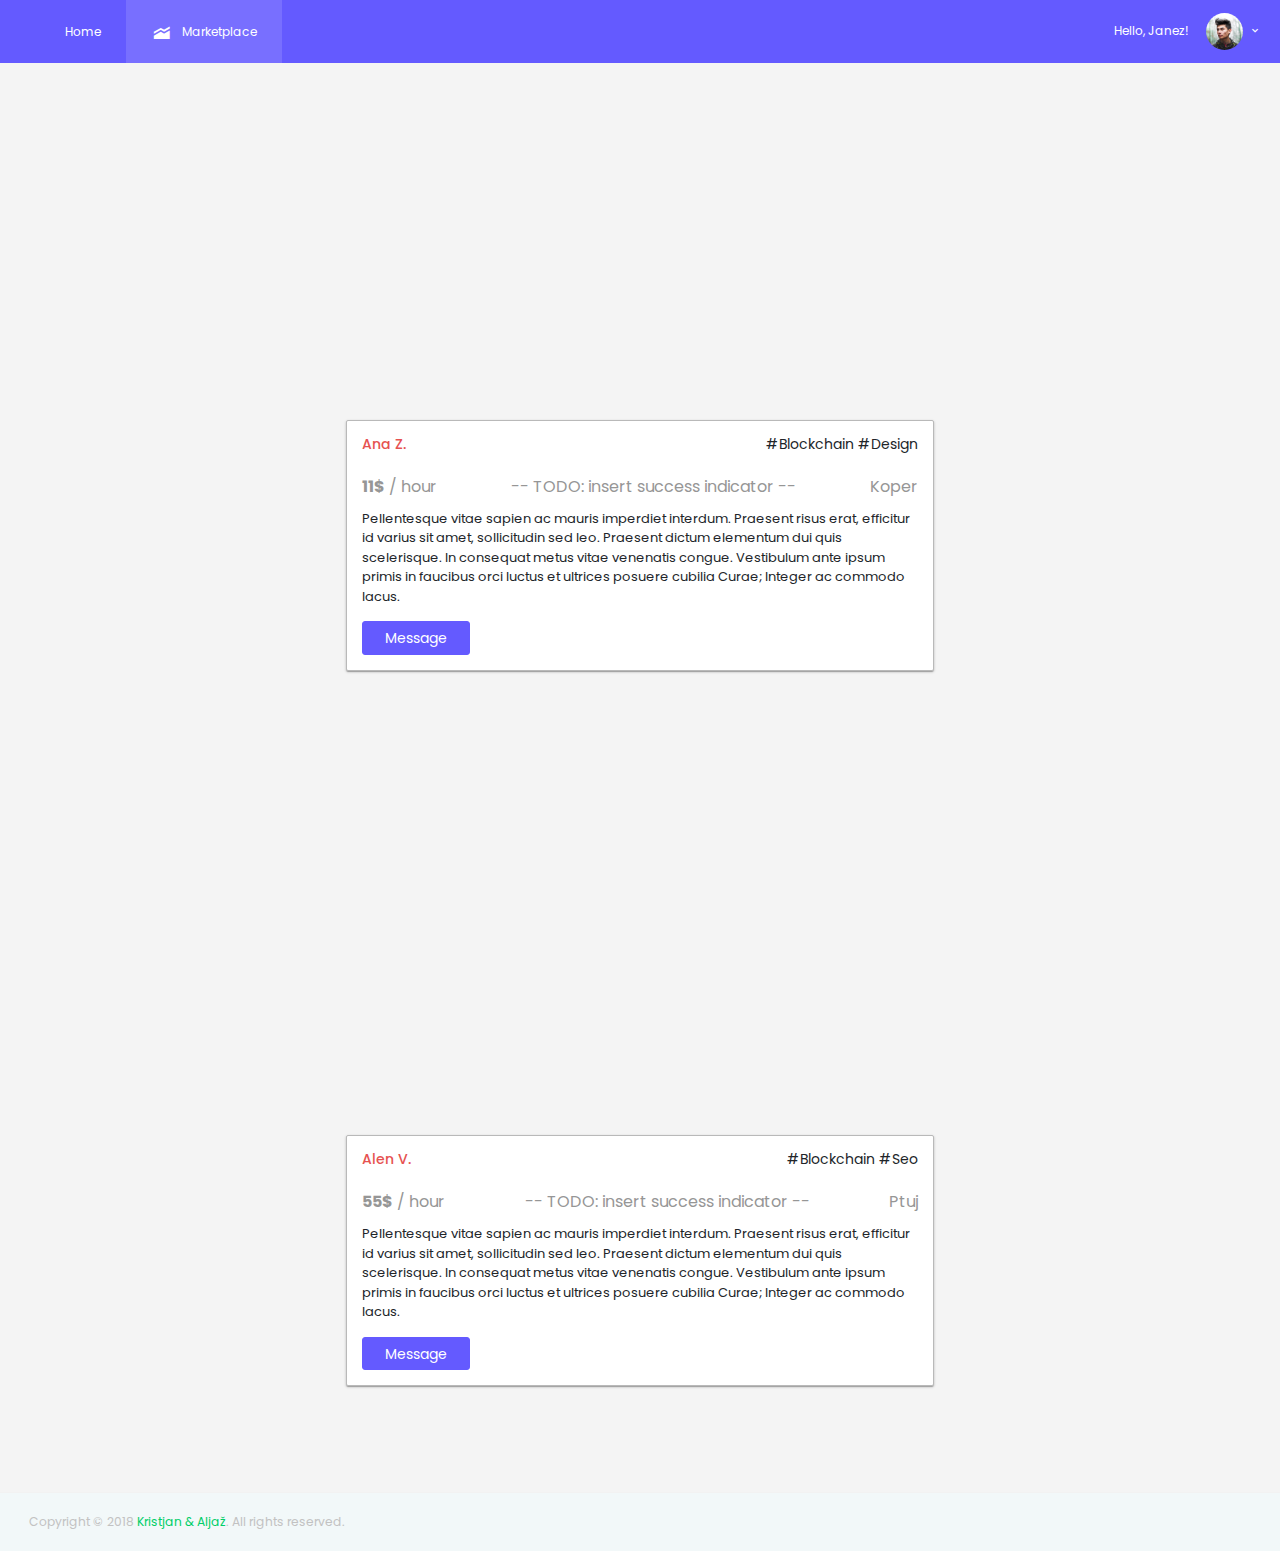
<file: freelancers.html>
<!DOCTYPE html>
<html lang="en">

<head>
    <meta charset="utf-8">
    <meta name="viewport" content="width=device-width, initial-scale=1, shrink-to-fit=no">
    <title>Star Admin Free Bootstrap Admin Dashboard Template</title>
    <link rel="stylesheet" href="vendors/iconfonts/mdi/css/materialdesignicons.min.css">
    <link rel="stylesheet" href="vendors/css/vendor.bundle.base.css">
    <link rel="stylesheet" href="css/style.css">
    <link rel="shortcut icon" href="images/favicon.png"/>
</head>

<body>
<div class="container-scroller">
    <!-- partial:partials/_navbar.html -->
    <nav class="navbar default-layout col-lg-12 col-12 p-0 fixed-top d-flex flex-row">
        <div class="navbar-menu-wrapper d-flex align-items-center" style="width: 100%;">
            <ul class="navbar-nav navbar-nav-left header-links d-none d-md-flex">
                <li class="nav-item">
                    <a class="nav-link" href="/btt">Home
                    </a>
                </li>
                <li class="nav-item active">
                    <a href="marketplace.html" class="nav-link">
                        <i class="mdi mdi-elevation-rise"></i>Marketplace</a>
                </li>
            </ul>
            <ul class="navbar-nav navbar-nav-right">
                <li class="nav-item dropdown d-none d-xl-inline-block">
                    <a class="nav-link dropdown-toggle" id="UserDropdown" href="#" data-toggle="dropdown"
                       aria-expanded="false">
                        <span class="profile-text">Hello, Janez!</span>
                        <img class="img-xs rounded-circle" src="images/faces/face1.jpg" alt="Profile image">
                    </a>
                    <div class="dropdown-menu dropdown-menu-right navbar-dropdown" aria-labelledby="UserDropdown">
                        <a class="dropdown-item mt-2" href="profile.html">
                            Profile
                        </a>
                        <a class="dropdown-item" href="/btt">
                            Sign Out
                        </a>
                    </div>
                </li>
            </ul>
            <button class="navbar-toggler navbar-toggler-right d-lg-none align-self-center" type="button"
                    data-toggle="offcanvas">
                <span class="icon-menu"></span>
            </button>
        </div>
    </nav>
    <!-- partial -->
    <div class="container-fluid page-body-wrapper cards">
        <!-- partial -->
        <div class="main-panel" style="width: 100%;">
            <div class="content-wrapper">
                <div class="col-md-6 grid-margin">
                    <div class="card">
                        <div class="card-body">
                            <h4 class="card-title"><span>Helga G.</span><span class="tags">#blockchain #solidity</span>
                            </h4>
                            <div class="card-subtitle">

                                <span><b>30$</b> / hour</span>
                                <span>-- TODO: insert success indicator --</span>
                                <span>Ljubljana</span>

                            </div>
                            <p class="card-description">Pellentesque vitae sapien ac mauris imperdiet interdum. Praesent
                                risus erat, efficitur id varius sit amet, sollicitudin sed leo. Praesent dictum
                                elementum dui quis scelerisque. In consequat metus vitae venenatis congue. Vestibulum
                                ante ipsum primis in faucibus orci luctus et ultrices posuere cubilia Curae; Integer ac
                                commodo lacus.</p>
                            <a class="btn btn-success mr-2">Message</a>
                        </div>
                    </div>
                </div>
                <div class="col-md-6 grid-margin">
                    <div class="card">
                        <div class="card-body">
                            <h4 class="card-title"><span>Toni C.</span><span class="tags">#blockchain #marketing</span>
                            </h4>
                            <div class="card-subtitle">

                                <span><b>22$</b> / hour</span>
                                <span>-- TODO: insert success indicator --</span>
                                <span>Portorož</span>

                            </div>
                            <p class="card-description">Pellentesque vitae sapien ac mauris imperdiet interdum. Praesent
                                risus erat, efficitur id varius sit amet, sollicitudin sed leo. Praesent dictum
                                elementum dui quis scelerisque. In consequat metus vitae venenatis congue. Vestibulum
                                ante ipsum primis in faucibus orci luctus et ultrices posuere cubilia Curae; Integer ac
                                commodo lacus.</p>
                            <a class="btn btn-success mr-2">Message</a>
                        </div>
                    </div>
                </div>
                <div class="col-md-6 grid-margin">
                    <div class="card">
                        <div class="card-body">
                            <h4 class="card-title"><span>Ana Z.</span><span class="tags">#blockchain #design</span>
                            </h4>
                            <div class="card-subtitle">

                                <span><b>11$</b> / hour</span>
                                <span>-- TODO: insert success indicator --</span>
                                <span>Koper</span>

                            </div>
                            <p class="card-description">Pellentesque vitae sapien ac mauris imperdiet interdum. Praesent
                                risus erat, efficitur id varius sit amet, sollicitudin sed leo. Praesent dictum
                                elementum dui quis scelerisque. In consequat metus vitae venenatis congue. Vestibulum
                                ante ipsum primis in faucibus orci luctus et ultrices posuere cubilia Curae; Integer ac
                                commodo lacus.</p>
                            <a class="btn btn-success mr-2">Message</a>
                        </div>
                    </div>
                </div>
                <div class="col-md-6 grid-margin">
                    <div class="card">
                        <div class="card-body">
                            <h4 class="card-title"><span>Alen V.</span><span class="tags">#blockchain #seo</span>
                            </h4>
                            <div class="card-subtitle">

                                <span><b>55$</b> / hour</span>
                                <span>-- TODO: insert success indicator --</span>
                                <span>Ptuj</span>

                            </div>
                            <p class="card-description">Pellentesque vitae sapien ac mauris imperdiet interdum. Praesent
                                risus erat, efficitur id varius sit amet, sollicitudin sed leo. Praesent dictum
                                elementum dui quis scelerisque. In consequat metus vitae venenatis congue. Vestibulum
                                ante ipsum primis in faucibus orci luctus et ultrices posuere cubilia Curae; Integer ac
                                commodo lacus.</p>
                            <a class="btn btn-success mr-2">Message</a>
                        </div>
                    </div>
                </div>
                <div class="col-md-6 grid-margin">
                    <div class="card">
                        <div class="card-body">
                            <h4 class="card-title"><span>Miha K.</span><span class="tags">#blockchain #ML #AI</span>
                            </h4>
                            <div class="card-subtitle">

                                <span><b>22$</b> / hour</span>
                                <span>-- TODO: insert success indicator --</span>
                                <span>Rogla</span>

                            </div>
                            <p class="card-description">Pellentesque vitae sapien ac mauris imperdiet interdum. Praesent
                                risus erat, efficitur id varius sit amet, sollicitudin sed leo. Praesent dictum
                                elementum dui quis scelerisque. In consequat metus vitae venenatis congue. Vestibulum
                                ante ipsum primis in faucibus orci luctus et ultrices posuere cubilia Curae; Integer ac
                                commodo lacus.</p>
                            <a class="btn btn-success mr-2">Message</a>
                        </div>
                    </div>
                </div>
            </div>
            <!-- content-wrapper ends -->
            <!-- partial:partials/_footer.html -->
            <footer class="footer">
                <div class="container-fluid clearfix">
            <span class="text-muted d-block text-center text-sm-left d-sm-inline-block">Copyright © 2018
              <a href="/btt" target="_blank">Kristjan & Aljaž</a>. All rights reserved.</span>
                </div>
            </footer>
            <!-- partial -->
        </div>
        <!-- main-panel ends -->
    </div>
    <!-- page-body-wrapper ends -->
</div>
<!-- container-scroller -->

<!-- plugins:js -->
<script src="vendors/js/vendor.bundle.base.js"></script>
</body>

</html>
</file>
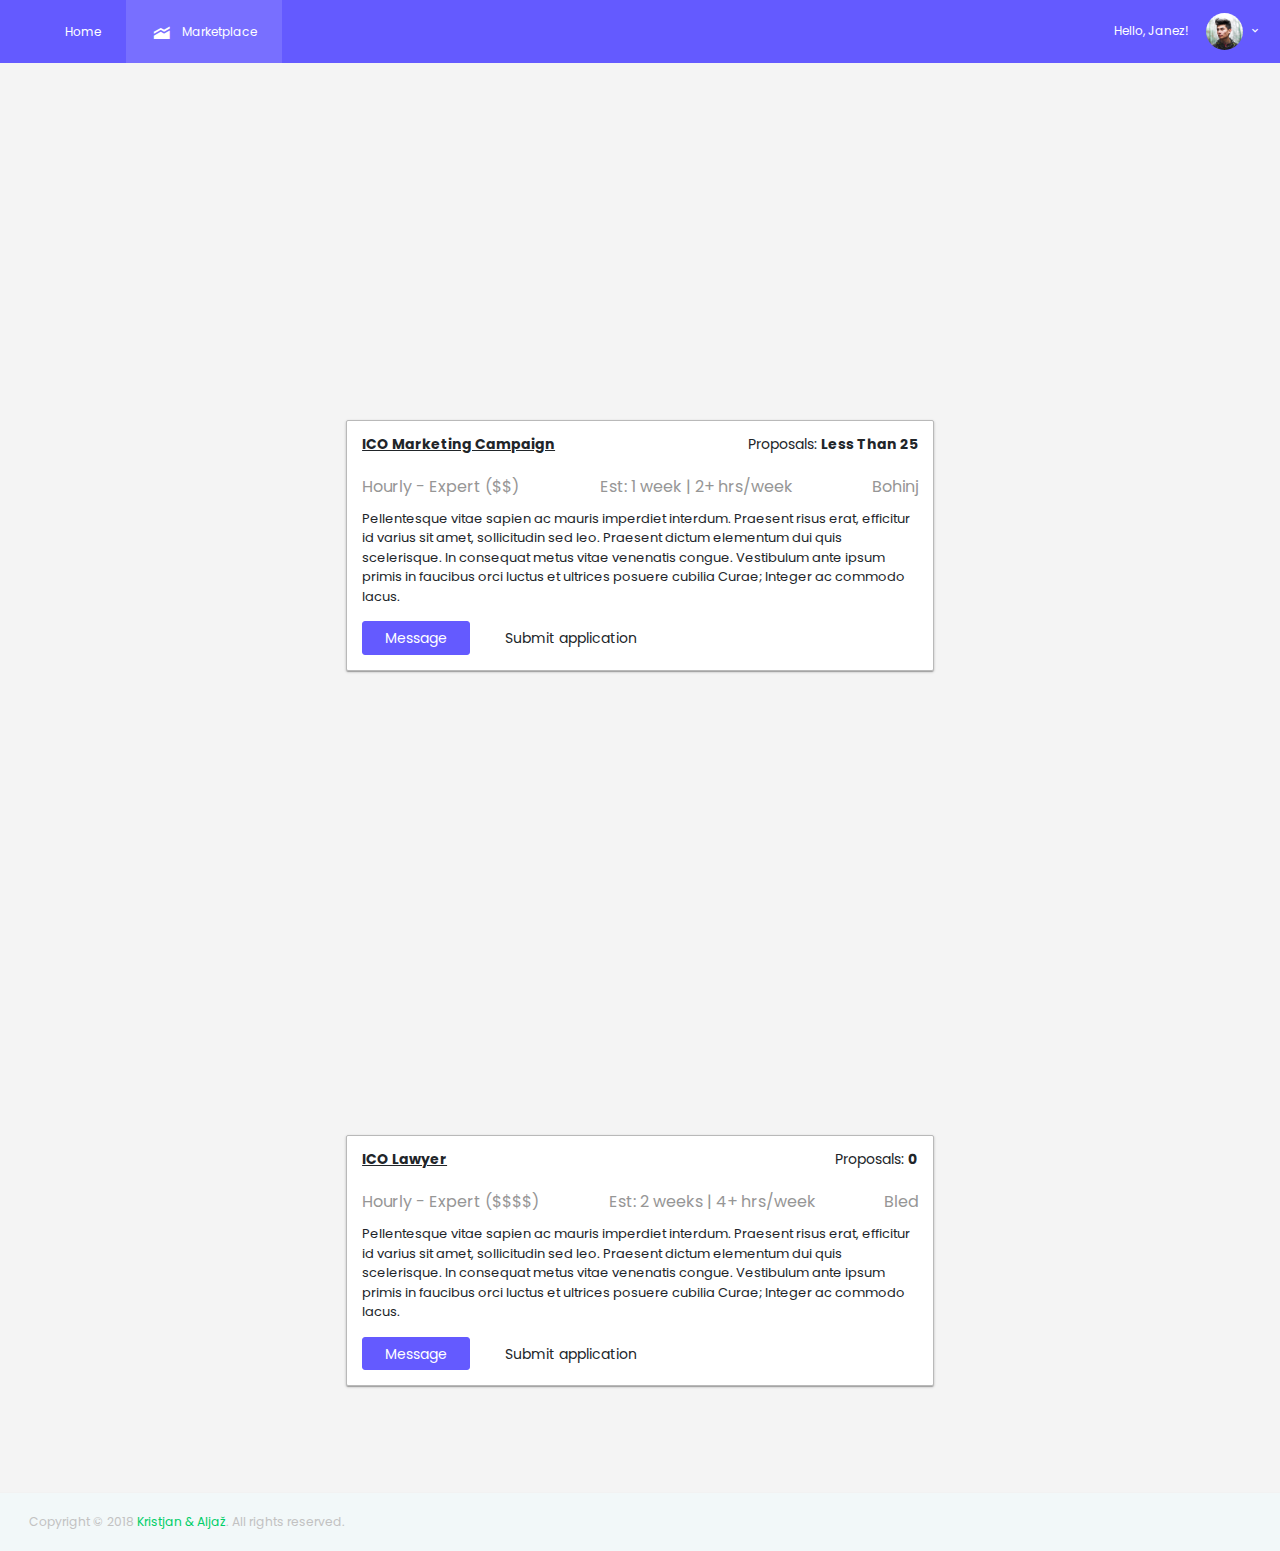
<file: jobs.html>
<!DOCTYPE html>
<html lang="en">

<head>
    <meta charset="utf-8">
    <meta name="viewport" content="width=device-width, initial-scale=1, shrink-to-fit=no">
    <title>Star Admin Free Bootstrap Admin Dashboard Template</title>
    <link rel="stylesheet" href="vendors/iconfonts/mdi/css/materialdesignicons.min.css">
    <link rel="stylesheet" href="vendors/css/vendor.bundle.base.css">
    <link rel="stylesheet" href="css/style.css">
    <link rel="shortcut icon" href="images/favicon.png"/>
</head>

<body>
<div class="container-scroller">
    <!-- partial:partials/_navbar.html -->
    <nav class="navbar default-layout col-lg-12 col-12 p-0 fixed-top d-flex flex-row">
        <div class="navbar-menu-wrapper d-flex align-items-center" style="width: 100%;">
            <ul class="navbar-nav navbar-nav-left header-links d-none d-md-flex">
                <li class="nav-item">
                    <a class="nav-link" href="/btt">Home
                    </a>
                </li>
                <li class="nav-item active">
                    <a href="marketplace.html" class="nav-link">
                        <i class="mdi mdi-elevation-rise"></i>Marketplace</a>
                </li>
            </ul>
            <ul class="navbar-nav navbar-nav-right">
                <li class="nav-item dropdown d-none d-xl-inline-block">
                    <a class="nav-link dropdown-toggle" id="UserDropdown" href="#" data-toggle="dropdown"
                       aria-expanded="false">
                        <span class="profile-text">Hello, Janez!</span>
                        <img class="img-xs rounded-circle" src="images/faces/face1.jpg" alt="Profile image">
                    </a>
                    <div class="dropdown-menu dropdown-menu-right navbar-dropdown" aria-labelledby="UserDropdown">
                        <a class="dropdown-item mt-2" href="profile.html">
                            Profile
                        </a>
                        <a class="dropdown-item" href="/btt">
                            Sign Out
                        </a>
                    </div>
                </li>
            </ul>
            <button class="navbar-toggler navbar-toggler-right d-lg-none align-self-center" type="button"
                    data-toggle="offcanvas">
                <span class="icon-menu"></span>
            </button>
        </div>
    </nav>
    <!-- partial -->
    <div class="container-fluid page-body-wrapper job-cards cards">
        <!-- partial -->
        <div class="main-panel" style="width: 100%;">
            <div class="content-wrapper">
                <div class="col-md-6 grid-margin">
                    <div class="card">
                        <div class="card-body">
                            <h4 class="card-title"><b>New ERC20 token creation</b><span
                                    class="tags">Proposals: <b>Less than 10</b></span>
                            </h4>
                            <div class="card-subtitle">
                                <span>Hourly - Expert ($$$)</span>
                                <span>Est: 1 month | 30+ hrs/week</span>
                                <span>Ljubljana</span>

                            </div>
                            <p class="card-description">Pellentesque vitae sapien ac mauris imperdiet interdum. Praesent
                                risus erat, efficitur id varius sit amet, sollicitudin sed leo. Praesent dictum
                                elementum dui quis scelerisque. In consequat metus vitae venenatis congue. Vestibulum
                                ante ipsum primis in faucibus orci luctus et ultrices posuere cubilia Curae; Integer ac
                                commodo lacus.</p>
                            <a class="btn btn-success mr-2">Message</a>
                            <a class="btn btn-outline-secondary mr-2">Submit application</a>
                        </div>
                    </div>
                </div>
                <div class="col-md-6 grid-margin">
                    <div class="card">
                        <div class="card-body">
                            <h4 class="card-title"><b>Custom smart contract</b><span
                                    class="tags">Proposals: <b>Less than 100</b></span>
                            </h4>
                            <div class="card-subtitle">
                                <span>Hourly - Expert ($$)</span>
                                <span>Est: 4 month | 32+ hrs/week</span>
                                <span>Piran</span>
                            </div>
                            <p class="card-description">Pellentesque vitae sapien ac mauris imperdiet interdum. Praesent
                                risus erat, efficitur id varius sit amet, sollicitudin sed leo. Praesent dictum
                                elementum dui quis scelerisque. In consequat metus vitae venenatis congue. Vestibulum
                                ante ipsum primis in faucibus orci luctus et ultrices posuere cubilia Curae; Integer ac
                                commodo lacus.</p>
                            <a class="btn btn-success mr-2">Message</a>
                            <a class="btn btn-outline-secondary mr-2">Submit application</a>
                        </div>
                    </div>
                </div>
                <div class="col-md-6 grid-margin">
                    <div class="card">
                        <div class="card-body">
                            <h4 class="card-title"><b>ICO marketing campaign</b><span
                                    class="tags">Proposals: <b>Less than 25</b></span>
                            </h4>
                            <div class="card-subtitle">
                                <span>Hourly - Expert ($$)</span>
                                <span>Est: 1 week | 2+ hrs/week</span>
                                <span>Bohinj</span>
                            </div>
                            <p class="card-description">Pellentesque vitae sapien ac mauris imperdiet interdum.
                                Praesent
                                risus erat, efficitur id varius sit amet, sollicitudin sed leo. Praesent dictum
                                elementum dui quis scelerisque. In consequat metus vitae venenatis congue.
                                Vestibulum
                                ante ipsum primis in faucibus orci luctus et ultrices posuere cubilia Curae; Integer
                                ac
                                commodo lacus.</p>
                            <a class="btn btn-success mr-2">Message</a>
                            <a class="btn btn-outline-secondary mr-2">Submit application</a>
                        </div>
                    </div>
                </div>
                <div class="col-md-6 grid-margin">
                    <div class="card">
                        <div class="card-body">
                            <h4 class="card-title"><b>ICO Lawyer</b><span
                                    class="tags">Proposals: <b>0</b></span>
                            </h4>
                            <div class="card-subtitle">
                                <span>Hourly - Expert ($$$$)</span>
                                <span>Est: 2 weeks | 4+ hrs/week</span>
                                <span>Bled</span>
                            </div>
                            <p class="card-description">Pellentesque vitae sapien ac mauris imperdiet interdum.
                                Praesent
                                risus erat, efficitur id varius sit amet, sollicitudin sed leo. Praesent dictum
                                elementum dui quis scelerisque. In consequat metus vitae venenatis congue.
                                Vestibulum
                                ante ipsum primis in faucibus orci luctus et ultrices posuere cubilia Curae; Integer
                                ac
                                commodo lacus.</p>
                            <a class="btn btn-success mr-2">Message</a>
                            <a class="btn btn-outline-secondary mr-2">Submit application</a>
                        </div>
                    </div>
                </div>
                <div class="col-md-6 grid-margin">
                    <div class="card">
                        <div class="card-body">
                            <h4 class="card-title"><b>Fiat gateway implementation</b><span
                                    class="tags">Proposals: <b>55</b></span>
                            </h4>
                            <div class="card-subtitle">
                                <span>Hourly - Expert ($$$)</span>
                                <span>Est: 10 weeks | 100+ hrs/week</span>
                                <span>Ljubljana</span>
                            </div>
                            <p class="card-description">Pellentesque vitae sapien ac mauris imperdiet interdum.
                                Praesent
                                risus erat, efficitur id varius sit amet, sollicitudin sed leo. Praesent dictum
                                elementum dui quis scelerisque. In consequat metus vitae venenatis congue.
                                Vestibulum
                                ante ipsum primis in faucibus orci luctus et ultrices posuere cubilia Curae; Integer
                                ac
                                commodo lacus.</p>
                            <a class="btn btn-success mr-2">Message</a>
                            <a class="btn btn-outline-secondary mr-2">Submit application</a>
                        </div>
                    </div>
                </div>

            </div>
            <!-- content-wrapper ends -->
            <!-- partial:partials/_footer.html -->
            <footer class="footer">
                <div class="container-fluid clearfix">
            <span class="text-muted d-block text-center text-sm-left d-sm-inline-block">Copyright © 2018
              <a href="/btt" target="_blank">Kristjan & Aljaž</a>. All rights reserved.</span>
                </div>
            </footer>
            <!-- partial -->
        </div>
        <!-- main-panel ends -->
    </div>
    <!-- page-body-wrapper ends -->
</div>
<!-- container-scroller -->

<!-- plugins:js -->
<script src="vendors/js/vendor.bundle.base.js"></script>
</body>

</html>
</file>
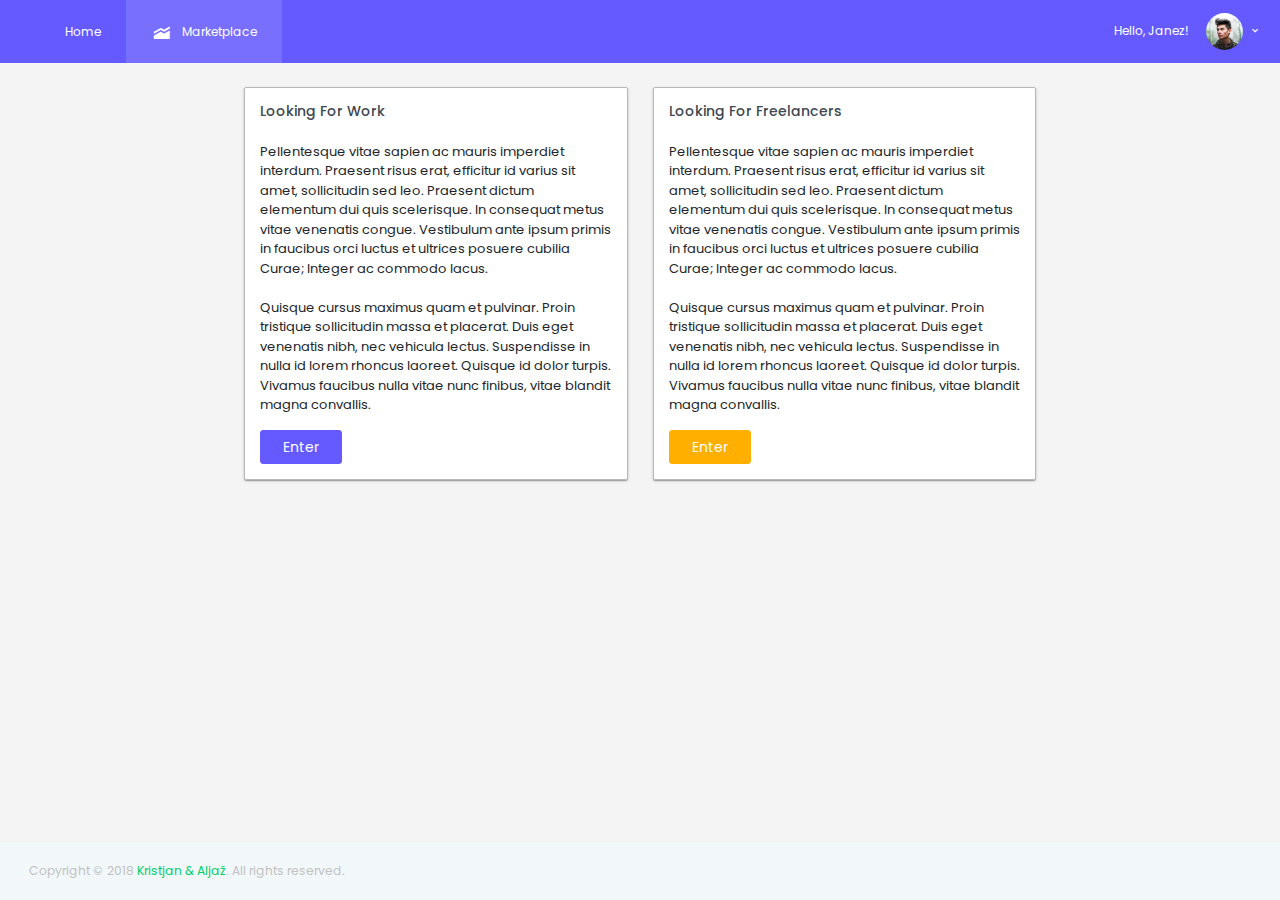
<file: marketplace.html>
<!DOCTYPE html>
<html lang="en">

<head>
    <meta charset="utf-8">
    <meta name="viewport" content="width=device-width, initial-scale=1, shrink-to-fit=no">
    <title>Star Admin Free Bootstrap Admin Dashboard Template</title>
    <link rel="stylesheet" href="vendors/iconfonts/mdi/css/materialdesignicons.min.css">
    <link rel="stylesheet" href="vendors/css/vendor.bundle.base.css">
    <link rel="stylesheet" href="css/style.css">
    <link rel="shortcut icon" href="images/favicon.png"/>
</head>

<body>
<div class="container-scroller">
    <!-- partial:partials/_navbar.html -->
    <nav class="navbar default-layout col-lg-12 col-12 p-0 fixed-top d-flex flex-row">
        <div class="navbar-menu-wrapper d-flex align-items-center" style="width: 100%;">
            <ul class="navbar-nav navbar-nav-left header-links d-none d-md-flex">
                <li class="nav-item">
                    <a class="nav-link" href="/btt">Home
                    </a>
                </li>
                <li class="nav-item active">
                    <a href="marketplace.html" class="nav-link">
                        <i class="mdi mdi-elevation-rise"></i>Marketplace</a>
                </li>
            </ul>
            <ul class="navbar-nav navbar-nav-right">
                <li class="nav-item dropdown d-none d-xl-inline-block">
                    <a class="nav-link dropdown-toggle" id="UserDropdown" href="#" data-toggle="dropdown"
                       aria-expanded="false">
                        <span class="profile-text">Hello, Janez!</span>
                        <img class="img-xs rounded-circle" src="images/faces/face1.jpg" alt="Profile image">
                    </a>
                    <div class="dropdown-menu dropdown-menu-right navbar-dropdown" aria-labelledby="UserDropdown">
                        <a class="dropdown-item mt-2" href="profile.html">
                            Profile
                        </a>
                        <a class="dropdown-item" href="/btt">
                            Sign Out
                        </a>
                    </div>
                </li>
            </ul>
            <button class="navbar-toggler navbar-toggler-right d-lg-none align-self-center" type="button"
                    data-toggle="offcanvas">
                <span class="icon-menu"></span>
            </button>
        </div>
    </nav>
    <!-- partial -->
    <div class="container-fluid page-body-wrapper">
        <!-- partial -->
        <div class="main-panel" style="width: 100%;">
            <div class="content-wrapper">
                <div class="col-md-4 grid-margin">
                    <div class="card">
                        <div class="card-body">
                            <h4 class="card-title">Looking for work</h4>
                            <p class="card-description">Pellentesque vitae sapien ac mauris imperdiet interdum. Praesent
                                risus erat, efficitur id varius sit amet, sollicitudin sed leo. Praesent dictum
                                elementum dui quis scelerisque. In consequat metus vitae venenatis congue. Vestibulum
                                ante ipsum primis in faucibus orci luctus et ultrices posuere cubilia Curae; Integer ac
                                commodo lacus.
                                <br>
                                <br>
                                Quisque cursus maximus quam et pulvinar. Proin tristique sollicitudin
                                massa et placerat. Duis eget venenatis nibh, nec vehicula lectus. Suspendisse in nulla
                                id lorem rhoncus laoreet. Quisque id dolor turpis. Vivamus faucibus nulla vitae nunc
                                finibus, vitae blandit magna convallis.</p>
                            <a class="btn btn-success mr-2" href="jobs.html">Enter</a>
                        </div>
                    </div>
                </div>
                <div class="col-md-4 grid-margin">
                    <div class="card">
                        <div class="card-body">
                            <h4 class="card-title">Looking for freelancers</h4>
                            <p class="card-description">Pellentesque vitae sapien ac mauris imperdiet interdum. Praesent
                                risus erat, efficitur id varius sit amet, sollicitudin sed leo. Praesent dictum
                                elementum dui quis scelerisque. In consequat metus vitae venenatis congue. Vestibulum
                                ante ipsum primis in faucibus orci luctus et ultrices posuere cubilia Curae; Integer ac
                                commodo lacus.
                                <br>
                                <br>
                                Quisque cursus maximus quam et pulvinar. Proin tristique sollicitudin
                                massa et placerat. Duis eget venenatis nibh, nec vehicula lectus. Suspendisse in nulla
                                id lorem rhoncus laoreet. Quisque id dolor turpis. Vivamus faucibus nulla vitae nunc
                                finibus, vitae blandit magna convallis.</p>
                            <a class="btn btn-warning mr-2" href="freelancers.html">Enter</a>
                        </div>
                    </div>
                </div>
            </div>
            <!-- content-wrapper ends -->
            <!-- partial:partials/_footer.html -->
            <footer class="footer">
                <div class="container-fluid clearfix">
            <span class="text-muted d-block text-center text-sm-left d-sm-inline-block">Copyright © 2018
              <a href="/btt" target="_blank">Kristjan & Aljaž</a>. All rights reserved.</span>
                </div>
            </footer>
            <!-- partial -->
        </div>
        <!-- main-panel ends -->
    </div>
    <!-- page-body-wrapper ends -->
</div>
<!-- container-scroller -->

<!-- plugins:js -->
<script src="vendors/js/vendor.bundle.base.js"></script>
</body>

</html>
</file>
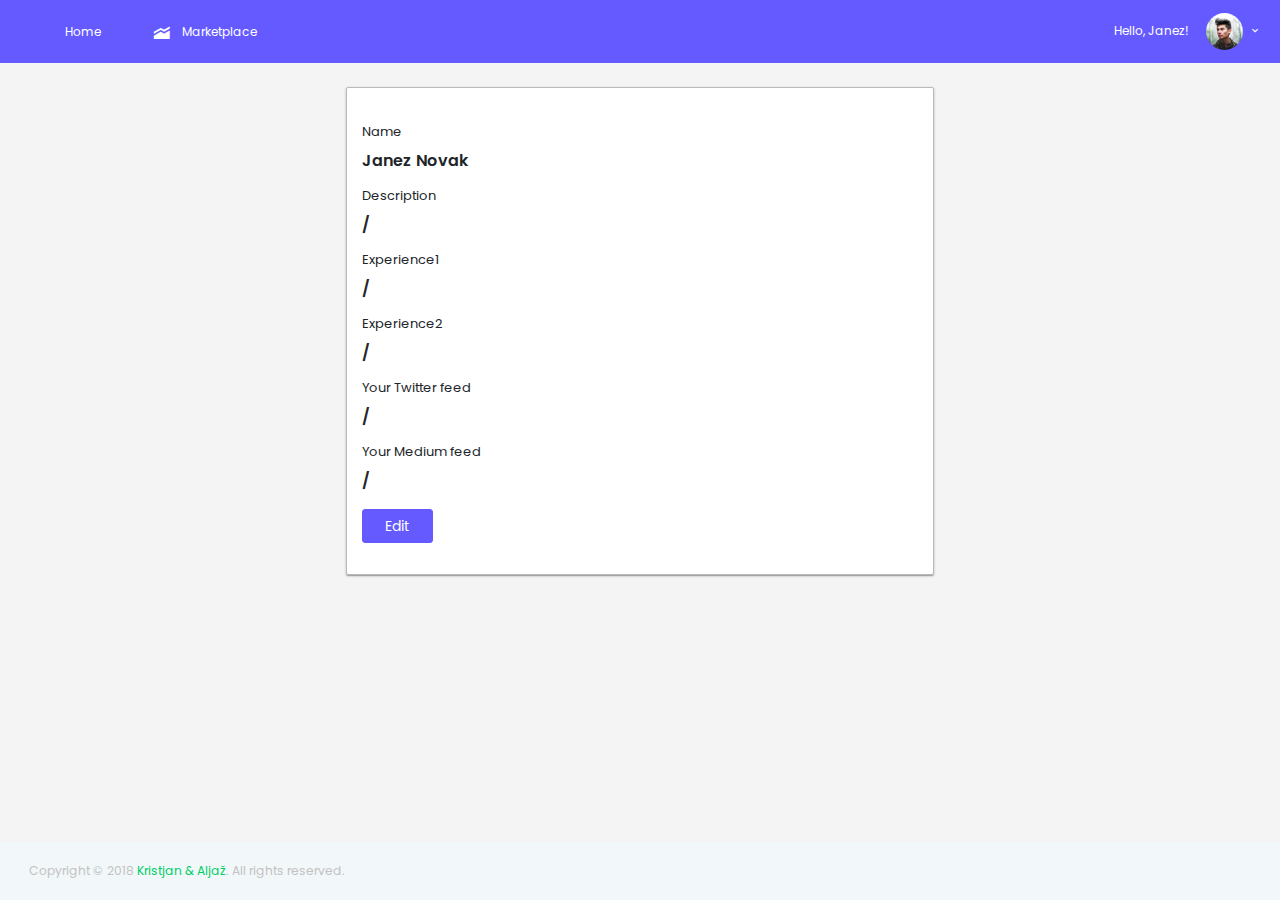
<file: profile.html>
<!DOCTYPE html>
<html lang="en">

<head>
    <!-- Required meta tags -->
    <meta charset="utf-8">
    <meta name="viewport" content="width=device-width, initial-scale=1, shrink-to-fit=no">
    <title>Star Admin Free Bootstrap Admin Dashboard Template</title>
    <!-- plugins:css -->
    <link rel="stylesheet" href="vendors/iconfonts/mdi/css/materialdesignicons.min.css">
    <link rel="stylesheet" href="vendors/css/vendor.bundle.base.css">
    <link rel="stylesheet" href="vendors/css/vendor.bundle.addons.css">
    <!-- endinject -->
    <!-- plugin css for this page -->
    <!-- End plugin css for this page -->
    <!-- inject:css -->
    <link rel="stylesheet" href="css/style.css">
    <!-- endinject -->
    <link rel="shortcut icon" href="images/favicon.png"/>

    <link href="deprecated/btt_files_old/bootstrap-social.css" rel="stylesheet">
    <link href="https://maxcdn.bootstrapcdn.com/font-awesome/4.1.0/css/font-awesome.min.css" rel="stylesheet">
</head>

<body>
<div class="container-scroller">
    <!-- partial:partials/_navbar.html -->
    <nav class="navbar default-layout col-lg-12 col-12 p-0 fixed-top d-flex flex-row">
        <div class="navbar-menu-wrapper d-flex align-items-center" style="width: 100%;">
            <ul class="navbar-nav navbar-nav-left header-links d-none d-md-flex">
                <li class="nav-item">
                    <a class="nav-link" href="/btt">Home
                    </a>
                </li>
                <li class="nav-item">
                    <a href="marketplace.html" class="nav-link">
                        <i class="mdi mdi-elevation-rise"></i>Marketplace</a>
                </li>
            </ul>
            <ul class="navbar-nav navbar-nav-right">
                <li class="nav-item dropdown d-none d-xl-inline-block">
                    <a class="nav-link dropdown-toggle" id="UserDropdown" href="#" data-toggle="dropdown"
                       aria-expanded="false">
                        <span class="profile-text">Hello, Janez!</span>
                        <img class="img-xs rounded-circle" src="images/faces/face1.jpg" alt="Profile image">
                    </a>
                    <div class="dropdown-menu dropdown-menu-right navbar-dropdown" aria-labelledby="UserDropdown">
                        <a class="dropdown-item mt-2">
                            Profile
                        </a>
                        <a class="dropdown-item" href="/btt">
                            Sign Out
                        </a>
                    </div>
                </li>
            </ul>
            <button class="navbar-toggler navbar-toggler-right d-lg-none align-self-center" type="button"
                    data-toggle="offcanvas">
                <span class="icon-menu"></span>
            </button>
        </div>
    </nav>
    <!-- partial -->
    <div class="container-fluid page-body-wrapper">
        <!-- partial -->
        <div class="main-panel" style="width: 100%;">
            <div class="content-wrapper">
                <div class="col-md-6 grid-margin">
                    <div class="card">
                        <div class="card-body">
                            <h4 class="card-title"></h4>
                            <p class="card-description">
                            </p>
                            <form class="forms-sample">
                                <div class="form-group">
                                    <label for="name">Name</label>
                                    <div class="form-output">Janez Novak</div>
                                    <input type="text" class="form-control hidden" id="name" placeholder="Name">
                                </div>
                                <div class="form-group">
                                    <label for="description">Description</label>
                                    <div class="form-output">/</div>
                                    <textarea class="form-control hidden" id="description" rows="4"></textarea>
                                </div>
                                <div class="form-group">
                                    <label for="experience1">Experience1</label>
                                    <div class="form-output">/</div>
                                    <textarea rows="4" class="form-control hidden" id="experience1"></textarea>
                                </div>
                                <div class="form-group">
                                    <label for="experience1">Experience2</label>
                                    <div class="form-output">/</div>
                                    <textarea rows="4" class="form-control hidden" id="experience2"></textarea>
                                </div>
                                <div class="form-group">
                                    <button id="addExperienceButton" class="btn btn-light hidden">Add experience
                                    </button>
                                </div>
                                <div class="form-group">
                                    <label for="experience1">Your Twitter feed</label>
                                    <div class="form-output">/</div>
                                    <input type="text" class="form-control hidden" id="twitter">
                                </div>
                                <div class="form-group">
                                    <label for="medium">Your Medium feed</label>
                                    <div class="form-output">/</div>
                                    <input type="text" class="form-control hidden" id="medium">
                                </div>

                                <div class="form-group">
                                    <div id="editButton" class="btn btn-success mr-2" onclick="reverseInputs()">Edit
                                    </div>
                                    <div id="saveButton" class="btn btn-success mr-2 hidden" onclick="changeOutputs();">
                                        Save
                                    </div>
                                    <div id="cancelButton" class="btn btn-light hidden" onclick="toggleElements()">
                                        Cancel
                                    </div>
                                </div>
                            </form>
                        </div>
                    </div>
                </div>

            </div>
            <footer class="footer">
                <div class="container-fluid clearfix">
            <span class="text-muted d-block text-center text-sm-left d-sm-inline-block">Copyright © 2018
              <a href="/btt" target="_blank">Kristjan & Aljaž</a>. All rights reserved.</span>
                </div>
            </footer>
        </div>
    </div>
</div>

<script src="vendors/js/vendor.bundle.base.js"></script>
<script>
    function toggleElements() {
        toggleDisplay($('.form-output'));
        toggleDisplay($('.form-control'));
        toggleDisplay($('#saveButton'));
        toggleDisplay($('#cancelButton'));
        toggleDisplay($('#editButton'));
    }

    function reverseInputs() {
        $('.form-output').each(function (idx, el) {
            let jqueryEl = $(el);
            let closest = jqueryEl.siblings('.form-control').first();
            let newValue = jqueryEl[0].innerText;
            if (newValue && newValue !== '/') {
                closest.val(newValue);
            }
        });
        toggleElements();

    }

    function changeOutputs() {
        $('.form-control').each(function (idx, el) {
            let jqueryEl = $(el);
            let closest = jqueryEl.siblings('.form-output')[0];
            let newValue = jqueryEl.val();
            if (newValue) {
                closest.innerText = newValue;
            }
        });

        toggleElements();
    }

    function toggleDisplay(el) {
        if (el.hasClass('hidden')) {
            el.removeClass('hidden');
        } else {
            el.addClass('hidden');
        }
    }


</script>
</body>

</html>
</file>
<file: vendors/iconfonts/flag-icon-css/assets/docs.css>
body {
  font-weight: 300;
  -webkit-font-smoothing: antialiased;
}
h1,
h2,
h3,
h4,
h5,
h6 {
  font-weight: 300;
}
.flag-wrapper {
  width: 100%;
  display: inline-block;
  position: relative;
  box-shadow: 0 0 2px black;
  overflow: hidden;
  margin-bottom: 20px;
}
.flag-wrapper:after {
  padding-top: 75%;
  /* ratio */
  display: block;
  content: '';
}
.flag-wrapper .flag {
  position: absolute;
  top: 0;
  bottom: 0;
  right: 0;
  left: 0;
  width: 100%;
  height: 100%;
  background-size: cover;
}
.no-wrap {
  white-space: nowrap;
  margin-bottom: 8px;
  overflow: hidden;
}
.all-flags .flag-icon-background {
  cursor: pointer;
}
.jumbotron {
  position: relative;
  font-size: 16px;
  color: #fff;
  color: rgba(255, 255, 255, 0.75);
  text-align: center;
  border-radius: 0;
  padding-bottom: 80px;
  background: linear-gradient(to right, #0d6632, #f4c01a);
}
.jumbotron h1 {
  margin-bottom: 15px;
  font-weight: 300;
  letter-spacing: -1px;
  color: #fff;
}
.jumbotron iframe {
  width: 100px!important;
  height: 20px!important;
  border: none;
  overflow: hidden;
  margin: 2px;
}
.jumbotron p a,
.jumbotron .jumbotron-links a {
  font-weight: 500;
  color: #fff;
}
.jumbotron .jumbotron-links {
  margin-top: 15px;
  margin-bottom: 0;
  padding-left: 0;
  list-style: none;
  font-size: 14px;
}
.jumbotron .jumbotron-links li {
  display: inline;
}
.jumbotron .jumbotron-links li + li {
  margin-left: 20px;
}
.jumbotron .bottom {
  position: absolute;
  bottom: 0;
  left: 0;
  right: 0;
  padding: 18px;
  background-color: rgba(0, 0, 0, 0.2);
}
.btn-outline {
  margin-top: 15px;
  margin-bottom: 15px;
  padding: 18px 24px;
  font-size: inherit;
  font-weight: 500;
  color: #fff;
  /* redeclare to override the `.jumbotron a` */
  background-color: transparent;
  border-color: #fff;
  border-color: rgba(255, 255, 255, 0.5);
  transition: all 0.1s ease-in-out;
}
.btn-outline:hover,
.btn-outline:active {
  color: #0d6632;
  background-color: #fff;
  border-color: #fff;
}
.how-to {
  padding: 20px;
}
.how-to h2 {
  text-align: center;
}
.how-to li {
  font-size: 21px;
  line-height: 1.7;
  margin-top: 20px;
}
.how-to li p {
  font-size: 16px;
  color: #555;
}
.how-to code {
  font-size: 85%;
  word-wrap: break-word;
  white-space: normal;
}
footer {
  text-align: center;
  opacity: .8;
  padding: 50px;
  background: linear-gradient(to right, #f4c01a, #0d6632);
}
footer a {
  color: #fff;
}
footer a:hover {
  color: #fff;
}
.links {
  margin: 0;
  list-style: none;
  padding-left: 0;
}
.links li {
  display: inline;
  padding: 0 10px;
}
</file>
<file: vendors/iconfonts/flag-icon-css/css/flag-icon.css>
.flag-icon-background {
  background-size: contain;
  background-position: 50%;
  background-repeat: no-repeat;
}
.flag-icon {
  background-size: contain;
  background-position: 50%;
  background-repeat: no-repeat;
  position: relative;
  display: inline-block;
  width: 1.33333333em;
  line-height: 1em;
}
.flag-icon:before {
  content: "\00a0";
}
.flag-icon.flag-icon-squared {
  width: 1em;
}
.flag-icon-ad {
  background-image: url(../flags/4x3/ad.svg);
}
.flag-icon-ad.flag-icon-squared {
  background-image: url(../flags/1x1/ad.svg);
}
.flag-icon-ae {
  background-image: url(../flags/4x3/ae.svg);
}
.flag-icon-ae.flag-icon-squared {
  background-image: url(../flags/1x1/ae.svg);
}
.flag-icon-af {
  background-image: url(../flags/4x3/af.svg);
}
.flag-icon-af.flag-icon-squared {
  background-image: url(../flags/1x1/af.svg);
}
.flag-icon-ag {
  background-image: url(../flags/4x3/ag.svg);
}
.flag-icon-ag.flag-icon-squared {
  background-image: url(../flags/1x1/ag.svg);
}
.flag-icon-ai {
  background-image: url(../flags/4x3/ai.svg);
}
.flag-icon-ai.flag-icon-squared {
  background-image: url(../flags/1x1/ai.svg);
}
.flag-icon-al {
  background-image: url(../flags/4x3/al.svg);
}
.flag-icon-al.flag-icon-squared {
  background-image: url(../flags/1x1/al.svg);
}
.flag-icon-am {
  background-image: url(../flags/4x3/am.svg);
}
.flag-icon-am.flag-icon-squared {
  background-image: url(../flags/1x1/am.svg);
}
.flag-icon-ao {
  background-image: url(../flags/4x3/ao.svg);
}
.flag-icon-ao.flag-icon-squared {
  background-image: url(../flags/1x1/ao.svg);
}
.flag-icon-aq {
  background-image: url(../flags/4x3/aq.svg);
}
.flag-icon-aq.flag-icon-squared {
  background-image: url(../flags/1x1/aq.svg);
}
.flag-icon-ar {
  background-image: url(../flags/4x3/ar.svg);
}
.flag-icon-ar.flag-icon-squared {
  background-image: url(../flags/1x1/ar.svg);
}
.flag-icon-as {
  background-image: url(../flags/4x3/as.svg);
}
.flag-icon-as.flag-icon-squared {
  background-image: url(../flags/1x1/as.svg);
}
.flag-icon-at {
  background-image: url(../flags/4x3/at.svg);
}
.flag-icon-at.flag-icon-squared {
  background-image: url(../flags/1x1/at.svg);
}
.flag-icon-au {
  background-image: url(../flags/4x3/au.svg);
}
.flag-icon-au.flag-icon-squared {
  background-image: url(../flags/1x1/au.svg);
}
.flag-icon-aw {
  background-image: url(../flags/4x3/aw.svg);
}
.flag-icon-aw.flag-icon-squared {
  background-image: url(../flags/1x1/aw.svg);
}
.flag-icon-ax {
  background-image: url(../flags/4x3/ax.svg);
}
.flag-icon-ax.flag-icon-squared {
  background-image: url(../flags/1x1/ax.svg);
}
.flag-icon-az {
  background-image: url(../flags/4x3/az.svg);
}
.flag-icon-az.flag-icon-squared {
  background-image: url(../flags/1x1/az.svg);
}
.flag-icon-ba {
  background-image: url(../flags/4x3/ba.svg);
}
.flag-icon-ba.flag-icon-squared {
  background-image: url(../flags/1x1/ba.svg);
}
.flag-icon-bb {
  background-image: url(../flags/4x3/bb.svg);
}
.flag-icon-bb.flag-icon-squared {
  background-image: url(../flags/1x1/bb.svg);
}
.flag-icon-bd {
  background-image: url(../flags/4x3/bd.svg);
}
.flag-icon-bd.flag-icon-squared {
  background-image: url(../flags/1x1/bd.svg);
}
.flag-icon-be {
  background-image: url(../flags/4x3/be.svg);
}
.flag-icon-be.flag-icon-squared {
  background-image: url(../flags/1x1/be.svg);
}
.flag-icon-bf {
  background-image: url(../flags/4x3/bf.svg);
}
.flag-icon-bf.flag-icon-squared {
  background-image: url(../flags/1x1/bf.svg);
}
.flag-icon-bg {
  background-image: url(../flags/4x3/bg.svg);
}
.flag-icon-bg.flag-icon-squared {
  background-image: url(../flags/1x1/bg.svg);
}
.flag-icon-bh {
  background-image: url(../flags/4x3/bh.svg);
}
.flag-icon-bh.flag-icon-squared {
  background-image: url(../flags/1x1/bh.svg);
}
.flag-icon-bi {
  background-image: url(../flags/4x3/bi.svg);
}
.flag-icon-bi.flag-icon-squared {
  background-image: url(../flags/1x1/bi.svg);
}
.flag-icon-bj {
  background-image: url(../flags/4x3/bj.svg);
}
.flag-icon-bj.flag-icon-squared {
  background-image: url(../flags/1x1/bj.svg);
}
.flag-icon-bl {
  background-image: url(../flags/4x3/bl.svg);
}
.flag-icon-bl.flag-icon-squared {
  background-image: url(../flags/1x1/bl.svg);
}
.flag-icon-bm {
  background-image: url(../flags/4x3/bm.svg);
}
.flag-icon-bm.flag-icon-squared {
  background-image: url(../flags/1x1/bm.svg);
}
.flag-icon-bn {
  background-image: url(../flags/4x3/bn.svg);
}
.flag-icon-bn.flag-icon-squared {
  background-image: url(../flags/1x1/bn.svg);
}
.flag-icon-bo {
  background-image: url(../flags/4x3/bo.svg);
}
.flag-icon-bo.flag-icon-squared {
  background-image: url(../flags/1x1/bo.svg);
}
.flag-icon-bq {
  background-image: url(../flags/4x3/bq.svg);
}
.flag-icon-bq.flag-icon-squared {
  background-image: url(../flags/1x1/bq.svg);
}
.flag-icon-br {
  background-image: url(../flags/4x3/br.svg);
}
.flag-icon-br.flag-icon-squared {
  background-image: url(../flags/1x1/br.svg);
}
.flag-icon-bs {
  background-image: url(../flags/4x3/bs.svg);
}
.flag-icon-bs.flag-icon-squared {
  background-image: url(../flags/1x1/bs.svg);
}
.flag-icon-bt {
  background-image: url(../flags/4x3/bt.svg);
}
.flag-icon-bt.flag-icon-squared {
  background-image: url(../flags/1x1/bt.svg);
}
.flag-icon-bv {
  background-image: url(../flags/4x3/bv.svg);
}
.flag-icon-bv.flag-icon-squared {
  background-image: url(../flags/1x1/bv.svg);
}
.flag-icon-bw {
  background-image: url(../flags/4x3/bw.svg);
}
.flag-icon-bw.flag-icon-squared {
  background-image: url(../flags/1x1/bw.svg);
}
.flag-icon-by {
  background-image: url(../flags/4x3/by.svg);
}
.flag-icon-by.flag-icon-squared {
  background-image: url(../flags/1x1/by.svg);
}
.flag-icon-bz {
  background-image: url(../flags/4x3/bz.svg);
}
.flag-icon-bz.flag-icon-squared {
  background-image: url(../flags/1x1/bz.svg);
}
.flag-icon-ca {
  background-image: url(../flags/4x3/ca.svg);
}
.flag-icon-ca.flag-icon-squared {
  background-image: url(../flags/1x1/ca.svg);
}
.flag-icon-cc {
  background-image: url(../flags/4x3/cc.svg);
}
.flag-icon-cc.flag-icon-squared {
  background-image: url(../flags/1x1/cc.svg);
}
.flag-icon-cd {
  background-image: url(../flags/4x3/cd.svg);
}
.flag-icon-cd.flag-icon-squared {
  background-image: url(../flags/1x1/cd.svg);
}
.flag-icon-cf {
  background-image: url(../flags/4x3/cf.svg);
}
.flag-icon-cf.flag-icon-squared {
  background-image: url(../flags/1x1/cf.svg);
}
.flag-icon-cg {
  background-image: url(../flags/4x3/cg.svg);
}
.flag-icon-cg.flag-icon-squared {
  background-image: url(../flags/1x1/cg.svg);
}
.flag-icon-ch {
  background-image: url(../flags/4x3/ch.svg);
}
.flag-icon-ch.flag-icon-squared {
  background-image: url(../flags/1x1/ch.svg);
}
.flag-icon-ci {
  background-image: url(../flags/4x3/ci.svg);
}
.flag-icon-ci.flag-icon-squared {
  background-image: url(../flags/1x1/ci.svg);
}
.flag-icon-ck {
  background-image: url(../flags/4x3/ck.svg);
}
.flag-icon-ck.flag-icon-squared {
  background-image: url(../flags/1x1/ck.svg);
}
.flag-icon-cl {
  background-image: url(../flags/4x3/cl.svg);
}
.flag-icon-cl.flag-icon-squared {
  background-image: url(../flags/1x1/cl.svg);
}
.flag-icon-cm {
  background-image: url(../flags/4x3/cm.svg);
}
.flag-icon-cm.flag-icon-squared {
  background-image: url(../flags/1x1/cm.svg);
}
.flag-icon-cn {
  background-image: url(../flags/4x3/cn.svg);
}
.flag-icon-cn.flag-icon-squared {
  background-image: url(../flags/1x1/cn.svg);
}
.flag-icon-co {
  background-image: url(../flags/4x3/co.svg);
}
.flag-icon-co.flag-icon-squared {
  background-image: url(../flags/1x1/co.svg);
}
.flag-icon-cr {
  background-image: url(../flags/4x3/cr.svg);
}
.flag-icon-cr.flag-icon-squared {
  background-image: url(../flags/1x1/cr.svg);
}
.flag-icon-cu {
  background-image: url(../flags/4x3/cu.svg);
}
.flag-icon-cu.flag-icon-squared {
  background-image: url(../flags/1x1/cu.svg);
}
.flag-icon-cv {
  background-image: url(../flags/4x3/cv.svg);
}
.flag-icon-cv.flag-icon-squared {
  background-image: url(../flags/1x1/cv.svg);
}
.flag-icon-cw {
  background-image: url(../flags/4x3/cw.svg);
}
.flag-icon-cw.flag-icon-squared {
  background-image: url(../flags/1x1/cw.svg);
}
.flag-icon-cx {
  background-image: url(../flags/4x3/cx.svg);
}
.flag-icon-cx.flag-icon-squared {
  background-image: url(../flags/1x1/cx.svg);
}
.flag-icon-cy {
  background-image: url(../flags/4x3/cy.svg);
}
.flag-icon-cy.flag-icon-squared {
  background-image: url(../flags/1x1/cy.svg);
}
.flag-icon-cz {
  background-image: url(../flags/4x3/cz.svg);
}
.flag-icon-cz.flag-icon-squared {
  background-image: url(../flags/1x1/cz.svg);
}
.flag-icon-de {
  background-image: url(../flags/4x3/de.svg);
}
.flag-icon-de.flag-icon-squared {
  background-image: url(../flags/1x1/de.svg);
}
.flag-icon-dj {
  background-image: url(../flags/4x3/dj.svg);
}
.flag-icon-dj.flag-icon-squared {
  background-image: url(../flags/1x1/dj.svg);
}
.flag-icon-dk {
  background-image: url(../flags/4x3/dk.svg);
}
.flag-icon-dk.flag-icon-squared {
  background-image: url(../flags/1x1/dk.svg);
}
.flag-icon-dm {
  background-image: url(../flags/4x3/dm.svg);
}
.flag-icon-dm.flag-icon-squared {
  background-image: url(../flags/1x1/dm.svg);
}
.flag-icon-do {
  background-image: url(../flags/4x3/do.svg);
}
.flag-icon-do.flag-icon-squared {
  background-image: url(../flags/1x1/do.svg);
}
.flag-icon-dz {
  background-image: url(../flags/4x3/dz.svg);
}
.flag-icon-dz.flag-icon-squared {
  background-image: url(../flags/1x1/dz.svg);
}
.flag-icon-ec {
  background-image: url(../flags/4x3/ec.svg);
}
.flag-icon-ec.flag-icon-squared {
  background-image: url(../flags/1x1/ec.svg);
}
.flag-icon-ee {
  background-image: url(../flags/4x3/ee.svg);
}
.flag-icon-ee.flag-icon-squared {
  background-image: url(../flags/1x1/ee.svg);
}
.flag-icon-eg {
  background-image: url(../flags/4x3/eg.svg);
}
.flag-icon-eg.flag-icon-squared {
  background-image: url(../flags/1x1/eg.svg);
}
.flag-icon-eh {
  background-image: url(../flags/4x3/eh.svg);
}
.flag-icon-eh.flag-icon-squared {
  background-image: url(../flags/1x1/eh.svg);
}
.flag-icon-er {
  background-image: url(../flags/4x3/er.svg);
}
.flag-icon-er.flag-icon-squared {
  background-image: url(../flags/1x1/er.svg);
}
.flag-icon-es {
  background-image: url(../flags/4x3/es.svg);
}
.flag-icon-es.flag-icon-squared {
  background-image: url(../flags/1x1/es.svg);
}
.flag-icon-et {
  background-image: url(../flags/4x3/et.svg);
}
.flag-icon-et.flag-icon-squared {
  background-image: url(../flags/1x1/et.svg);
}
.flag-icon-fi {
  background-image: url(../flags/4x3/fi.svg);
}
.flag-icon-fi.flag-icon-squared {
  background-image: url(../flags/1x1/fi.svg);
}
.flag-icon-fj {
  background-image: url(../flags/4x3/fj.svg);
}
.flag-icon-fj.flag-icon-squared {
  background-image: url(../flags/1x1/fj.svg);
}
.flag-icon-fk {
  background-image: url(../flags/4x3/fk.svg);
}
.flag-icon-fk.flag-icon-squared {
  background-image: url(../flags/1x1/fk.svg);
}
.flag-icon-fm {
  background-image: url(../flags/4x3/fm.svg);
}
.flag-icon-fm.flag-icon-squared {
  background-image: url(../flags/1x1/fm.svg);
}
.flag-icon-fo {
  background-image: url(../flags/4x3/fo.svg);
}
.flag-icon-fo.flag-icon-squared {
  background-image: url(../flags/1x1/fo.svg);
}
.flag-icon-fr {
  background-image: url(../flags/4x3/fr.svg);
}
.flag-icon-fr.flag-icon-squared {
  background-image: url(../flags/1x1/fr.svg);
}
.flag-icon-ga {
  background-image: url(../flags/4x3/ga.svg);
}
.flag-icon-ga.flag-icon-squared {
  background-image: url(../flags/1x1/ga.svg);
}
.flag-icon-gb {
  background-image: url(../flags/4x3/gb.svg);
}
.flag-icon-gb.flag-icon-squared {
  background-image: url(../flags/1x1/gb.svg);
}
.flag-icon-gd {
  background-image: url(../flags/4x3/gd.svg);
}
.flag-icon-gd.flag-icon-squared {
  background-image: url(../flags/1x1/gd.svg);
}
.flag-icon-ge {
  background-image: url(../flags/4x3/ge.svg);
}
.flag-icon-ge.flag-icon-squared {
  background-image: url(../flags/1x1/ge.svg);
}
.flag-icon-gf {
  background-image: url(../flags/4x3/gf.svg);
}
.flag-icon-gf.flag-icon-squared {
  background-image: url(../flags/1x1/gf.svg);
}
.flag-icon-gg {
  background-image: url(../flags/4x3/gg.svg);
}
.flag-icon-gg.flag-icon-squared {
  background-image: url(../flags/1x1/gg.svg);
}
.flag-icon-gh {
  background-image: url(../flags/4x3/gh.svg);
}
.flag-icon-gh.flag-icon-squared {
  background-image: url(../flags/1x1/gh.svg);
}
.flag-icon-gi {
  background-image: url(../flags/4x3/gi.svg);
}
.flag-icon-gi.flag-icon-squared {
  background-image: url(../flags/1x1/gi.svg);
}
.flag-icon-gl {
  background-image: url(../flags/4x3/gl.svg);
}
.flag-icon-gl.flag-icon-squared {
  background-image: url(../flags/1x1/gl.svg);
}
.flag-icon-gm {
  background-image: url(../flags/4x3/gm.svg);
}
.flag-icon-gm.flag-icon-squared {
  background-image: url(../flags/1x1/gm.svg);
}
.flag-icon-gn {
  background-image: url(../flags/4x3/gn.svg);
}
.flag-icon-gn.flag-icon-squared {
  background-image: url(../flags/1x1/gn.svg);
}
.flag-icon-gp {
  background-image: url(../flags/4x3/gp.svg);
}
.flag-icon-gp.flag-icon-squared {
  background-image: url(../flags/1x1/gp.svg);
}
.flag-icon-gq {
  background-image: url(../flags/4x3/gq.svg);
}
.flag-icon-gq.flag-icon-squared {
  background-image: url(../flags/1x1/gq.svg);
}
.flag-icon-gr {
  background-image: url(../flags/4x3/gr.svg);
}
.flag-icon-gr.flag-icon-squared {
  background-image: url(../flags/1x1/gr.svg);
}
.flag-icon-gs {
  background-image: url(../flags/4x3/gs.svg);
}
.flag-icon-gs.flag-icon-squared {
  background-image: url(../flags/1x1/gs.svg);
}
.flag-icon-gt {
  background-image: url(../flags/4x3/gt.svg);
}
.flag-icon-gt.flag-icon-squared {
  background-image: url(../flags/1x1/gt.svg);
}
.flag-icon-gu {
  background-image: url(../flags/4x3/gu.svg);
}
.flag-icon-gu.flag-icon-squared {
  background-image: url(../flags/1x1/gu.svg);
}
.flag-icon-gw {
  background-image: url(../flags/4x3/gw.svg);
}
.flag-icon-gw.flag-icon-squared {
  background-image: url(../flags/1x1/gw.svg);
}
.flag-icon-gy {
  background-image: url(../flags/4x3/gy.svg);
}
.flag-icon-gy.flag-icon-squared {
  background-image: url(../flags/1x1/gy.svg);
}
.flag-icon-hk {
  background-image: url(../flags/4x3/hk.svg);
}
.flag-icon-hk.flag-icon-squared {
  background-image: url(../flags/1x1/hk.svg);
}
.flag-icon-hm {
  background-image: url(../flags/4x3/hm.svg);
}
.flag-icon-hm.flag-icon-squared {
  background-image: url(../flags/1x1/hm.svg);
}
.flag-icon-hn {
  background-image: url(../flags/4x3/hn.svg);
}
.flag-icon-hn.flag-icon-squared {
  background-image: url(../flags/1x1/hn.svg);
}
.flag-icon-hr {
  background-image: url(../flags/4x3/hr.svg);
}
.flag-icon-hr.flag-icon-squared {
  background-image: url(../flags/1x1/hr.svg);
}
.flag-icon-ht {
  background-image: url(../flags/4x3/ht.svg);
}
.flag-icon-ht.flag-icon-squared {
  background-image: url(../flags/1x1/ht.svg);
}
.flag-icon-hu {
  background-image: url(../flags/4x3/hu.svg);
}
.flag-icon-hu.flag-icon-squared {
  background-image: url(../flags/1x1/hu.svg);
}
.flag-icon-id {
  background-image: url(../flags/4x3/id.svg);
}
.flag-icon-id.flag-icon-squared {
  background-image: url(../flags/1x1/id.svg);
}
.flag-icon-ie {
  background-image: url(../flags/4x3/ie.svg);
}
.flag-icon-ie.flag-icon-squared {
  background-image: url(../flags/1x1/ie.svg);
}
.flag-icon-il {
  background-image: url(../flags/4x3/il.svg);
}
.flag-icon-il.flag-icon-squared {
  background-image: url(../flags/1x1/il.svg);
}
.flag-icon-im {
  background-image: url(../flags/4x3/im.svg);
}
.flag-icon-im.flag-icon-squared {
  background-image: url(../flags/1x1/im.svg);
}
.flag-icon-in {
  background-image: url(../flags/4x3/in.svg);
}
.flag-icon-in.flag-icon-squared {
  background-image: url(../flags/1x1/in.svg);
}
.flag-icon-io {
  background-image: url(../flags/4x3/io.svg);
}
.flag-icon-io.flag-icon-squared {
  background-image: url(../flags/1x1/io.svg);
}
.flag-icon-iq {
  background-image: url(../flags/4x3/iq.svg);
}
.flag-icon-iq.flag-icon-squared {
  background-image: url(../flags/1x1/iq.svg);
}
.flag-icon-ir {
  background-image: url(../flags/4x3/ir.svg);
}
.flag-icon-ir.flag-icon-squared {
  background-image: url(../flags/1x1/ir.svg);
}
.flag-icon-is {
  background-image: url(../flags/4x3/is.svg);
}
.flag-icon-is.flag-icon-squared {
  background-image: url(../flags/1x1/is.svg);
}
.flag-icon-it {
  background-image: url(../flags/4x3/it.svg);
}
.flag-icon-it.flag-icon-squared {
  background-image: url(../flags/1x1/it.svg);
}
.flag-icon-je {
  background-image: url(../flags/4x3/je.svg);
}
.flag-icon-je.flag-icon-squared {
  background-image: url(../flags/1x1/je.svg);
}
.flag-icon-jm {
  background-image: url(../flags/4x3/jm.svg);
}
.flag-icon-jm.flag-icon-squared {
  background-image: url(../flags/1x1/jm.svg);
}
.flag-icon-jo {
  background-image: url(../flags/4x3/jo.svg);
}
.flag-icon-jo.flag-icon-squared {
  background-image: url(../flags/1x1/jo.svg);
}
.flag-icon-jp {
  background-image: url(../flags/4x3/jp.svg);
}
.flag-icon-jp.flag-icon-squared {
  background-image: url(../flags/1x1/jp.svg);
}
.flag-icon-ke {
  background-image: url(../flags/4x3/ke.svg);
}
.flag-icon-ke.flag-icon-squared {
  background-image: url(../flags/1x1/ke.svg);
}
.flag-icon-kg {
  background-image: url(../flags/4x3/kg.svg);
}
.flag-icon-kg.flag-icon-squared {
  background-image: url(../flags/1x1/kg.svg);
}
.flag-icon-kh {
  background-image: url(../flags/4x3/kh.svg);
}
.flag-icon-kh.flag-icon-squared {
  background-image: url(../flags/1x1/kh.svg);
}
.flag-icon-ki {
  background-image: url(../flags/4x3/ki.svg);
}
.flag-icon-ki.flag-icon-squared {
  background-image: url(../flags/1x1/ki.svg);
}
.flag-icon-km {
  background-image: url(../flags/4x3/km.svg);
}
.flag-icon-km.flag-icon-squared {
  background-image: url(../flags/1x1/km.svg);
}
.flag-icon-kn {
  background-image: url(../flags/4x3/kn.svg);
}
.flag-icon-kn.flag-icon-squared {
  background-image: url(../flags/1x1/kn.svg);
}
.flag-icon-kp {
  background-image: url(../flags/4x3/kp.svg);
}
.flag-icon-kp.flag-icon-squared {
  background-image: url(../flags/1x1/kp.svg);
}
.flag-icon-kr {
  background-image: url(../flags/4x3/kr.svg);
}
.flag-icon-kr.flag-icon-squared {
  background-image: url(../flags/1x1/kr.svg);
}
.flag-icon-kw {
  background-image: url(../flags/4x3/kw.svg);
}
.flag-icon-kw.flag-icon-squared {
  background-image: url(../flags/1x1/kw.svg);
}
.flag-icon-ky {
  background-image: url(../flags/4x3/ky.svg);
}
.flag-icon-ky.flag-icon-squared {
  background-image: url(../flags/1x1/ky.svg);
}
.flag-icon-kz {
  background-image: url(../flags/4x3/kz.svg);
}
.flag-icon-kz.flag-icon-squared {
  background-image: url(../flags/1x1/kz.svg);
}
.flag-icon-la {
  background-image: url(../flags/4x3/la.svg);
}
.flag-icon-la.flag-icon-squared {
  background-image: url(../flags/1x1/la.svg);
}
.flag-icon-lb {
  background-image: url(../flags/4x3/lb.svg);
}
.flag-icon-lb.flag-icon-squared {
  background-image: url(../flags/1x1/lb.svg);
}
.flag-icon-lc {
  background-image: url(../flags/4x3/lc.svg);
}
.flag-icon-lc.flag-icon-squared {
  background-image: url(../flags/1x1/lc.svg);
}
.flag-icon-li {
  background-image: url(../flags/4x3/li.svg);
}
.flag-icon-li.flag-icon-squared {
  background-image: url(../flags/1x1/li.svg);
}
.flag-icon-lk {
  background-image: url(../flags/4x3/lk.svg);
}
.flag-icon-lk.flag-icon-squared {
  background-image: url(../flags/1x1/lk.svg);
}
.flag-icon-lr {
  background-image: url(../flags/4x3/lr.svg);
}
.flag-icon-lr.flag-icon-squared {
  background-image: url(../flags/1x1/lr.svg);
}
.flag-icon-ls {
  background-image: url(../flags/4x3/ls.svg);
}
.flag-icon-ls.flag-icon-squared {
  background-image: url(../flags/1x1/ls.svg);
}
.flag-icon-lt {
  background-image: url(../flags/4x3/lt.svg);
}
.flag-icon-lt.flag-icon-squared {
  background-image: url(../flags/1x1/lt.svg);
}
.flag-icon-lu {
  background-image: url(../flags/4x3/lu.svg);
}
.flag-icon-lu.flag-icon-squared {
  background-image: url(../flags/1x1/lu.svg);
}
.flag-icon-lv {
  background-image: url(../flags/4x3/lv.svg);
}
.flag-icon-lv.flag-icon-squared {
  background-image: url(../flags/1x1/lv.svg);
}
.flag-icon-ly {
  background-image: url(../flags/4x3/ly.svg);
}
.flag-icon-ly.flag-icon-squared {
  background-image: url(../flags/1x1/ly.svg);
}
.flag-icon-ma {
  background-image: url(../flags/4x3/ma.svg);
}
.flag-icon-ma.flag-icon-squared {
  background-image: url(../flags/1x1/ma.svg);
}
.flag-icon-mc {
  background-image: url(../flags/4x3/mc.svg);
}
.flag-icon-mc.flag-icon-squared {
  background-image: url(../flags/1x1/mc.svg);
}
.flag-icon-md {
  background-image: url(../flags/4x3/md.svg);
}
.flag-icon-md.flag-icon-squared {
  background-image: url(../flags/1x1/md.svg);
}
.flag-icon-me {
  background-image: url(../flags/4x3/me.svg);
}
.flag-icon-me.flag-icon-squared {
  background-image: url(../flags/1x1/me.svg);
}
.flag-icon-mf {
  background-image: url(../flags/4x3/mf.svg);
}
.flag-icon-mf.flag-icon-squared {
  background-image: url(../flags/1x1/mf.svg);
}
.flag-icon-mg {
  background-image: url(../flags/4x3/mg.svg);
}
.flag-icon-mg.flag-icon-squared {
  background-image: url(../flags/1x1/mg.svg);
}
.flag-icon-mh {
  background-image: url(../flags/4x3/mh.svg);
}
.flag-icon-mh.flag-icon-squared {
  background-image: url(../flags/1x1/mh.svg);
}
.flag-icon-mk {
  background-image: url(../flags/4x3/mk.svg);
}
.flag-icon-mk.flag-icon-squared {
  background-image: url(../flags/1x1/mk.svg);
}
.flag-icon-ml {
  background-image: url(../flags/4x3/ml.svg);
}
.flag-icon-ml.flag-icon-squared {
  background-image: url(../flags/1x1/ml.svg);
}
.flag-icon-mm {
  background-image: url(../flags/4x3/mm.svg);
}
.flag-icon-mm.flag-icon-squared {
  background-image: url(../flags/1x1/mm.svg);
}
.flag-icon-mn {
  background-image: url(../flags/4x3/mn.svg);
}
.flag-icon-mn.flag-icon-squared {
  background-image: url(../flags/1x1/mn.svg);
}
.flag-icon-mo {
  background-image: url(../flags/4x3/mo.svg);
}
.flag-icon-mo.flag-icon-squared {
  background-image: url(../flags/1x1/mo.svg);
}
.flag-icon-mp {
  background-image: url(../flags/4x3/mp.svg);
}
.flag-icon-mp.flag-icon-squared {
  background-image: url(../flags/1x1/mp.svg);
}
.flag-icon-mq {
  background-image: url(../flags/4x3/mq.svg);
}
.flag-icon-mq.flag-icon-squared {
  background-image: url(../flags/1x1/mq.svg);
}
.flag-icon-mr {
  background-image: url(../flags/4x3/mr.svg);
}
.flag-icon-mr.flag-icon-squared {
  background-image: url(../flags/1x1/mr.svg);
}
.flag-icon-ms {
  background-image: url(../flags/4x3/ms.svg);
}
.flag-icon-ms.flag-icon-squared {
  background-image: url(../flags/1x1/ms.svg);
}
.flag-icon-mt {
  background-image: url(../flags/4x3/mt.svg);
}
.flag-icon-mt.flag-icon-squared {
  background-image: url(../flags/1x1/mt.svg);
}
.flag-icon-mu {
  background-image: url(../flags/4x3/mu.svg);
}
.flag-icon-mu.flag-icon-squared {
  background-image: url(../flags/1x1/mu.svg);
}
.flag-icon-mv {
  background-image: url(../flags/4x3/mv.svg);
}
.flag-icon-mv.flag-icon-squared {
  background-image: url(../flags/1x1/mv.svg);
}
.flag-icon-mw {
  background-image: url(../flags/4x3/mw.svg);
}
.flag-icon-mw.flag-icon-squared {
  background-image: url(../flags/1x1/mw.svg);
}
.flag-icon-mx {
  background-image: url(../flags/4x3/mx.svg);
}
.flag-icon-mx.flag-icon-squared {
  background-image: url(../flags/1x1/mx.svg);
}
.flag-icon-my {
  background-image: url(../flags/4x3/my.svg);
}
.flag-icon-my.flag-icon-squared {
  background-image: url(../flags/1x1/my.svg);
}
.flag-icon-mz {
  background-image: url(../flags/4x3/mz.svg);
}
.flag-icon-mz.flag-icon-squared {
  background-image: url(../flags/1x1/mz.svg);
}
.flag-icon-na {
  background-image: url(../flags/4x3/na.svg);
}
.flag-icon-na.flag-icon-squared {
  background-image: url(../flags/1x1/na.svg);
}
.flag-icon-nc {
  background-image: url(../flags/4x3/nc.svg);
}
.flag-icon-nc.flag-icon-squared {
  background-image: url(../flags/1x1/nc.svg);
}
.flag-icon-ne {
  background-image: url(../flags/4x3/ne.svg);
}
.flag-icon-ne.flag-icon-squared {
  background-image: url(../flags/1x1/ne.svg);
}
.flag-icon-nf {
  background-image: url(../flags/4x3/nf.svg);
}
.flag-icon-nf.flag-icon-squared {
  background-image: url(../flags/1x1/nf.svg);
}
.flag-icon-ng {
  background-image: url(../flags/4x3/ng.svg);
}
.flag-icon-ng.flag-icon-squared {
  background-image: url(../flags/1x1/ng.svg);
}
.flag-icon-ni {
  background-image: url(../flags/4x3/ni.svg);
}
.flag-icon-ni.flag-icon-squared {
  background-image: url(../flags/1x1/ni.svg);
}
.flag-icon-nl {
  background-image: url(../flags/4x3/nl.svg);
}
.flag-icon-nl.flag-icon-squared {
  background-image: url(../flags/1x1/nl.svg);
}
.flag-icon-no {
  background-image: url(../flags/4x3/no.svg);
}
.flag-icon-no.flag-icon-squared {
  background-image: url(../flags/1x1/no.svg);
}
.flag-icon-np {
  background-image: url(../flags/4x3/np.svg);
}
.flag-icon-np.flag-icon-squared {
  background-image: url(../flags/1x1/np.svg);
}
.flag-icon-nr {
  background-image: url(../flags/4x3/nr.svg);
}
.flag-icon-nr.flag-icon-squared {
  background-image: url(../flags/1x1/nr.svg);
}
.flag-icon-nu {
  background-image: url(../flags/4x3/nu.svg);
}
.flag-icon-nu.flag-icon-squared {
  background-image: url(../flags/1x1/nu.svg);
}
.flag-icon-nz {
  background-image: url(../flags/4x3/nz.svg);
}
.flag-icon-nz.flag-icon-squared {
  background-image: url(../flags/1x1/nz.svg);
}
.flag-icon-om {
  background-image: url(../flags/4x3/om.svg);
}
.flag-icon-om.flag-icon-squared {
  background-image: url(../flags/1x1/om.svg);
}
.flag-icon-pa {
  background-image: url(../flags/4x3/pa.svg);
}
.flag-icon-pa.flag-icon-squared {
  background-image: url(../flags/1x1/pa.svg);
}
.flag-icon-pe {
  background-image: url(../flags/4x3/pe.svg);
}
.flag-icon-pe.flag-icon-squared {
  background-image: url(../flags/1x1/pe.svg);
}
.flag-icon-pf {
  background-image: url(../flags/4x3/pf.svg);
}
.flag-icon-pf.flag-icon-squared {
  background-image: url(../flags/1x1/pf.svg);
}
.flag-icon-pg {
  background-image: url(../flags/4x3/pg.svg);
}
.flag-icon-pg.flag-icon-squared {
  background-image: url(../flags/1x1/pg.svg);
}
.flag-icon-ph {
  background-image: url(../flags/4x3/ph.svg);
}
.flag-icon-ph.flag-icon-squared {
  background-image: url(../flags/1x1/ph.svg);
}
.flag-icon-pk {
  background-image: url(../flags/4x3/pk.svg);
}
.flag-icon-pk.flag-icon-squared {
  background-image: url(../flags/1x1/pk.svg);
}
.flag-icon-pl {
  background-image: url(../flags/4x3/pl.svg);
}
.flag-icon-pl.flag-icon-squared {
  background-image: url(../flags/1x1/pl.svg);
}
.flag-icon-pm {
  background-image: url(../flags/4x3/pm.svg);
}
.flag-icon-pm.flag-icon-squared {
  background-image: url(../flags/1x1/pm.svg);
}
.flag-icon-pn {
  background-image: url(../flags/4x3/pn.svg);
}
.flag-icon-pn.flag-icon-squared {
  background-image: url(../flags/1x1/pn.svg);
}
.flag-icon-pr {
  background-image: url(../flags/4x3/pr.svg);
}
.flag-icon-pr.flag-icon-squared {
  background-image: url(../flags/1x1/pr.svg);
}
.flag-icon-ps {
  background-image: url(../flags/4x3/ps.svg);
}
.flag-icon-ps.flag-icon-squared {
  background-image: url(../flags/1x1/ps.svg);
}
.flag-icon-pt {
  background-image: url(../flags/4x3/pt.svg);
}
.flag-icon-pt.flag-icon-squared {
  background-image: url(../flags/1x1/pt.svg);
}
.flag-icon-pw {
  background-image: url(../flags/4x3/pw.svg);
}
.flag-icon-pw.flag-icon-squared {
  background-image: url(../flags/1x1/pw.svg);
}
.flag-icon-py {
  background-image: url(../flags/4x3/py.svg);
}
.flag-icon-py.flag-icon-squared {
  background-image: url(../flags/1x1/py.svg);
}
.flag-icon-qa {
  background-image: url(../flags/4x3/qa.svg);
}
.flag-icon-qa.flag-icon-squared {
  background-image: url(../flags/1x1/qa.svg);
}
.flag-icon-re {
  background-image: url(../flags/4x3/re.svg);
}
.flag-icon-re.flag-icon-squared {
  background-image: url(../flags/1x1/re.svg);
}
.flag-icon-ro {
  background-image: url(../flags/4x3/ro.svg);
}
.flag-icon-ro.flag-icon-squared {
  background-image: url(../flags/1x1/ro.svg);
}
.flag-icon-rs {
  background-image: url(../flags/4x3/rs.svg);
}
.flag-icon-rs.flag-icon-squared {
  background-image: url(../flags/1x1/rs.svg);
}
.flag-icon-ru {
  background-image: url(../flags/4x3/ru.svg);
}
.flag-icon-ru.flag-icon-squared {
  background-image: url(../flags/1x1/ru.svg);
}
.flag-icon-rw {
  background-image: url(../flags/4x3/rw.svg);
}
.flag-icon-rw.flag-icon-squared {
  background-image: url(../flags/1x1/rw.svg);
}
.flag-icon-sa {
  background-image: url(../flags/4x3/sa.svg);
}
.flag-icon-sa.flag-icon-squared {
  background-image: url(../flags/1x1/sa.svg);
}
.flag-icon-sb {
  background-image: url(../flags/4x3/sb.svg);
}
.flag-icon-sb.flag-icon-squared {
  background-image: url(../flags/1x1/sb.svg);
}
.flag-icon-sc {
  background-image: url(../flags/4x3/sc.svg);
}
.flag-icon-sc.flag-icon-squared {
  background-image: url(../flags/1x1/sc.svg);
}
.flag-icon-sd {
  background-image: url(../flags/4x3/sd.svg);
}
.flag-icon-sd.flag-icon-squared {
  background-image: url(../flags/1x1/sd.svg);
}
.flag-icon-se {
  background-image: url(../flags/4x3/se.svg);
}
.flag-icon-se.flag-icon-squared {
  background-image: url(../flags/1x1/se.svg);
}
.flag-icon-sg {
  background-image: url(../flags/4x3/sg.svg);
}
.flag-icon-sg.flag-icon-squared {
  background-image: url(../flags/1x1/sg.svg);
}
.flag-icon-sh {
  background-image: url(../flags/4x3/sh.svg);
}
.flag-icon-sh.flag-icon-squared {
  background-image: url(../flags/1x1/sh.svg);
}
.flag-icon-si {
  background-image: url(../flags/4x3/si.svg);
}
.flag-icon-si.flag-icon-squared {
  background-image: url(../flags/1x1/si.svg);
}
.flag-icon-sj {
  background-image: url(../flags/4x3/sj.svg);
}
.flag-icon-sj.flag-icon-squared {
  background-image: url(../flags/1x1/sj.svg);
}
.flag-icon-sk {
  background-image: url(../flags/4x3/sk.svg);
}
.flag-icon-sk.flag-icon-squared {
  background-image: url(../flags/1x1/sk.svg);
}
.flag-icon-sl {
  background-image: url(../flags/4x3/sl.svg);
}
.flag-icon-sl.flag-icon-squared {
  background-image: url(../flags/1x1/sl.svg);
}
.flag-icon-sm {
  background-image: url(../flags/4x3/sm.svg);
}
.flag-icon-sm.flag-icon-squared {
  background-image: url(../flags/1x1/sm.svg);
}
.flag-icon-sn {
  background-image: url(../flags/4x3/sn.svg);
}
.flag-icon-sn.flag-icon-squared {
  background-image: url(../flags/1x1/sn.svg);
}
.flag-icon-so {
  background-image: url(../flags/4x3/so.svg);
}
.flag-icon-so.flag-icon-squared {
  background-image: url(../flags/1x1/so.svg);
}
.flag-icon-sr {
  background-image: url(../flags/4x3/sr.svg);
}
.flag-icon-sr.flag-icon-squared {
  background-image: url(../flags/1x1/sr.svg);
}
.flag-icon-ss {
  background-image: url(../flags/4x3/ss.svg);
}
.flag-icon-ss.flag-icon-squared {
  background-image: url(../flags/1x1/ss.svg);
}
.flag-icon-st {
  background-image: url(../flags/4x3/st.svg);
}
.flag-icon-st.flag-icon-squared {
  background-image: url(../flags/1x1/st.svg);
}
.flag-icon-sv {
  background-image: url(../flags/4x3/sv.svg);
}
.flag-icon-sv.flag-icon-squared {
  background-image: url(../flags/1x1/sv.svg);
}
.flag-icon-sx {
  background-image: url(../flags/4x3/sx.svg);
}
.flag-icon-sx.flag-icon-squared {
  background-image: url(../flags/1x1/sx.svg);
}
.flag-icon-sy {
  background-image: url(../flags/4x3/sy.svg);
}
.flag-icon-sy.flag-icon-squared {
  background-image: url(../flags/1x1/sy.svg);
}
.flag-icon-sz {
  background-image: url(../flags/4x3/sz.svg);
}
.flag-icon-sz.flag-icon-squared {
  background-image: url(../flags/1x1/sz.svg);
}
.flag-icon-tc {
  background-image: url(../flags/4x3/tc.svg);
}
.flag-icon-tc.flag-icon-squared {
  background-image: url(../flags/1x1/tc.svg);
}
.flag-icon-td {
  background-image: url(../flags/4x3/td.svg);
}
.flag-icon-td.flag-icon-squared {
  background-image: url(../flags/1x1/td.svg);
}
.flag-icon-tf {
  background-image: url(../flags/4x3/tf.svg);
}
.flag-icon-tf.flag-icon-squared {
  background-image: url(../flags/1x1/tf.svg);
}
.flag-icon-tg {
  background-image: url(../flags/4x3/tg.svg);
}
.flag-icon-tg.flag-icon-squared {
  background-image: url(../flags/1x1/tg.svg);
}
.flag-icon-th {
  background-image: url(../flags/4x3/th.svg);
}
.flag-icon-th.flag-icon-squared {
  background-image: url(../flags/1x1/th.svg);
}
.flag-icon-tj {
  background-image: url(../flags/4x3/tj.svg);
}
.flag-icon-tj.flag-icon-squared {
  background-image: url(../flags/1x1/tj.svg);
}
.flag-icon-tk {
  background-image: url(../flags/4x3/tk.svg);
}
.flag-icon-tk.flag-icon-squared {
  background-image: url(../flags/1x1/tk.svg);
}
.flag-icon-tl {
  background-image: url(../flags/4x3/tl.svg);
}
.flag-icon-tl.flag-icon-squared {
  background-image: url(../flags/1x1/tl.svg);
}
.flag-icon-tm {
  background-image: url(../flags/4x3/tm.svg);
}
.flag-icon-tm.flag-icon-squared {
  background-image: url(../flags/1x1/tm.svg);
}
.flag-icon-tn {
  background-image: url(../flags/4x3/tn.svg);
}
.flag-icon-tn.flag-icon-squared {
  background-image: url(../flags/1x1/tn.svg);
}
.flag-icon-to {
  background-image: url(../flags/4x3/to.svg);
}
.flag-icon-to.flag-icon-squared {
  background-image: url(../flags/1x1/to.svg);
}
.flag-icon-tr {
  background-image: url(../flags/4x3/tr.svg);
}
.flag-icon-tr.flag-icon-squared {
  background-image: url(../flags/1x1/tr.svg);
}
.flag-icon-tt {
  background-image: url(../flags/4x3/tt.svg);
}
.flag-icon-tt.flag-icon-squared {
  background-image: url(../flags/1x1/tt.svg);
}
.flag-icon-tv {
  background-image: url(../flags/4x3/tv.svg);
}
.flag-icon-tv.flag-icon-squared {
  background-image: url(../flags/1x1/tv.svg);
}
.flag-icon-tw {
  background-image: url(../flags/4x3/tw.svg);
}
.flag-icon-tw.flag-icon-squared {
  background-image: url(../flags/1x1/tw.svg);
}
.flag-icon-tz {
  background-image: url(../flags/4x3/tz.svg);
}
.flag-icon-tz.flag-icon-squared {
  background-image: url(../flags/1x1/tz.svg);
}
.flag-icon-ua {
  background-image: url(../flags/4x3/ua.svg);
}
.flag-icon-ua.flag-icon-squared {
  background-image: url(../flags/1x1/ua.svg);
}
.flag-icon-ug {
  background-image: url(../flags/4x3/ug.svg);
}
.flag-icon-ug.flag-icon-squared {
  background-image: url(../flags/1x1/ug.svg);
}
.flag-icon-um {
  background-image: url(../flags/4x3/um.svg);
}
.flag-icon-um.flag-icon-squared {
  background-image: url(../flags/1x1/um.svg);
}
.flag-icon-us {
  background-image: url(../flags/4x3/us.svg);
}
.flag-icon-us.flag-icon-squared {
  background-image: url(../flags/1x1/us.svg);
}
.flag-icon-uy {
  background-image: url(../flags/4x3/uy.svg);
}
.flag-icon-uy.flag-icon-squared {
  background-image: url(../flags/1x1/uy.svg);
}
.flag-icon-uz {
  background-image: url(../flags/4x3/uz.svg);
}
.flag-icon-uz.flag-icon-squared {
  background-image: url(../flags/1x1/uz.svg);
}
.flag-icon-va {
  background-image: url(../flags/4x3/va.svg);
}
.flag-icon-va.flag-icon-squared {
  background-image: url(../flags/1x1/va.svg);
}
.flag-icon-vc {
  background-image: url(../flags/4x3/vc.svg);
}
.flag-icon-vc.flag-icon-squared {
  background-image: url(../flags/1x1/vc.svg);
}
.flag-icon-ve {
  background-image: url(../flags/4x3/ve.svg);
}
.flag-icon-ve.flag-icon-squared {
  background-image: url(../flags/1x1/ve.svg);
}
.flag-icon-vg {
  background-image: url(../flags/4x3/vg.svg);
}
.flag-icon-vg.flag-icon-squared {
  background-image: url(../flags/1x1/vg.svg);
}
.flag-icon-vi {
  background-image: url(../flags/4x3/vi.svg);
}
.flag-icon-vi.flag-icon-squared {
  background-image: url(../flags/1x1/vi.svg);
}
.flag-icon-vn {
  background-image: url(../flags/4x3/vn.svg);
}
.flag-icon-vn.flag-icon-squared {
  background-image: url(../flags/1x1/vn.svg);
}
.flag-icon-vu {
  background-image: url(../flags/4x3/vu.svg);
}
.flag-icon-vu.flag-icon-squared {
  background-image: url(../flags/1x1/vu.svg);
}
.flag-icon-wf {
  background-image: url(../flags/4x3/wf.svg);
}
.flag-icon-wf.flag-icon-squared {
  background-image: url(../flags/1x1/wf.svg);
}
.flag-icon-ws {
  background-image: url(../flags/4x3/ws.svg);
}
.flag-icon-ws.flag-icon-squared {
  background-image: url(../flags/1x1/ws.svg);
}
.flag-icon-ye {
  background-image: url(../flags/4x3/ye.svg);
}
.flag-icon-ye.flag-icon-squared {
  background-image: url(../flags/1x1/ye.svg);
}
.flag-icon-yt {
  background-image: url(../flags/4x3/yt.svg);
}
.flag-icon-yt.flag-icon-squared {
  background-image: url(../flags/1x1/yt.svg);
}
.flag-icon-za {
  background-image: url(../flags/4x3/za.svg);
}
.flag-icon-za.flag-icon-squared {
  background-image: url(../flags/1x1/za.svg);
}
.flag-icon-zm {
  background-image: url(../flags/4x3/zm.svg);
}
.flag-icon-zm.flag-icon-squared {
  background-image: url(../flags/1x1/zm.svg);
}
.flag-icon-zw {
  background-image: url(../flags/4x3/zw.svg);
}
.flag-icon-zw.flag-icon-squared {
  background-image: url(../flags/1x1/zw.svg);
}
.flag-icon-es-ct {
  background-image: url(../flags/4x3/es-ct.svg);
}
.flag-icon-es-ct.flag-icon-squared {
  background-image: url(../flags/1x1/es-ct.svg);
}
.flag-icon-eu {
  background-image: url(../flags/4x3/eu.svg);
}
.flag-icon-eu.flag-icon-squared {
  background-image: url(../flags/1x1/eu.svg);
}
.flag-icon-gb-eng {
  background-image: url(../flags/4x3/gb-eng.svg);
}
.flag-icon-gb-eng.flag-icon-squared {
  background-image: url(../flags/1x1/gb-eng.svg);
}
.flag-icon-gb-nir {
  background-image: url(../flags/4x3/gb-nir.svg);
}
.flag-icon-gb-nir.flag-icon-squared {
  background-image: url(../flags/1x1/gb-nir.svg);
}
.flag-icon-gb-sct {
  background-image: url(../flags/4x3/gb-sct.svg);
}
.flag-icon-gb-sct.flag-icon-squared {
  background-image: url(../flags/1x1/gb-sct.svg);
}
.flag-icon-gb-wls {
  background-image: url(../flags/4x3/gb-wls.svg);
}
.flag-icon-gb-wls.flag-icon-squared {
  background-image: url(../flags/1x1/gb-wls.svg);
}
.flag-icon-un {
  background-image: url(../flags/4x3/un.svg);
}
.flag-icon-un.flag-icon-squared {
  background-image: url(../flags/1x1/un.svg);
}
</file>
<file: vendors/iconfonts/ti-icons/demo-files/demo.css>
body {
	font: normal 1em/1.5em Arial, Helvetica, sans-serif;
	max-width: 90%;
	margin: 30px auto 0;
}
h1, h3 {
	font-weight: normal;
}
h3 {
	font-size: 1.4;
	text-transform: uppercase;
	letter-spacing: 1px;
}

.icon-section {
	margin: 0 0 3em;
	clear: both;
	overflow: hidden;
}
.icon-container {
	width: 240px; 
	padding: .7em 0;
	float: left; 
	position: relative;
	text-align: left;
}
.icon-container [class^="ti-"], 
.icon-container [class*=" ti-"] {
	color: #000;
	position: absolute;
	margin-top: 3px;
	transition: .3s;
}
.icon-container:hover [class^="ti-"],
.icon-container:hover [class*=" ti-"] {
	font-size: 2.2em;
	margin-top: -5px;
}
.icon-container:hover .icon-name {
	color: #000;
}
.icon-name {
	color: #aaa;
	margin-left: 35px;
	font-size: .8em;
	transition: .3s;
}
.icon-container:hover .icon-name {
	margin-left: 45px;
}
</file>
<file: vendors/iconfonts/ti-icons/css/themify-icons.css>
@font-face {
	font-family: 'themify';
	src:url('../fonts/themify.eot');
	src:url('../fonts/themify.eot?#iefix') format('embedded-opentype'),
		url('../fonts/themify.woff') format('woff'),
		url('../fonts/themify.ttf') format('truetype'),
		url('../fonts/themify.svg') format('svg');
	font-weight: normal;
	font-style: normal;
}

[class^="ti-"], [class*=" ti-"] {
	font-family: 'themify';
	speak: none;
	font-style: normal;
	font-weight: normal;
	font-variant: normal;
	text-transform: none;
	line-height: 1;

	/* Better Font Rendering =========== */
	-webkit-font-smoothing: antialiased;
	-moz-osx-font-smoothing: grayscale;
}

.ti-wand:before {
	content: "\e600";
}
.ti-volume:before {
	content: "\e601";
}
.ti-user:before {
	content: "\e602";
}
.ti-unlock:before {
	content: "\e603";
}
.ti-unlink:before {
	content: "\e604";
}
.ti-trash:before {
	content: "\e605";
}
.ti-thought:before {
	content: "\e606";
}
.ti-target:before {
	content: "\e607";
}
.ti-tag:before {
	content: "\e608";
}
.ti-tablet:before {
	content: "\e609";
}
.ti-star:before {
	content: "\e60a";
}
.ti-spray:before {
	content: "\e60b";
}
.ti-signal:before {
	content: "\e60c";
}
.ti-shopping-cart:before {
	content: "\e60d";
}
.ti-shopping-cart-full:before {
	content: "\e60e";
}
.ti-settings:before {
	content: "\e60f";
}
.ti-search:before {
	content: "\e610";
}
.ti-zoom-in:before {
	content: "\e611";
}
.ti-zoom-out:before {
	content: "\e612";
}
.ti-cut:before {
	content: "\e613";
}
.ti-ruler:before {
	content: "\e614";
}
.ti-ruler-pencil:before {
	content: "\e615";
}
.ti-ruler-alt:before {
	content: "\e616";
}
.ti-bookmark:before {
	content: "\e617";
}
.ti-bookmark-alt:before {
	content: "\e618";
}
.ti-reload:before {
	content: "\e619";
}
.ti-plus:before {
	content: "\e61a";
}
.ti-pin:before {
	content: "\e61b";
}
.ti-pencil:before {
	content: "\e61c";
}
.ti-pencil-alt:before {
	content: "\e61d";
}
.ti-paint-roller:before {
	content: "\e61e";
}
.ti-paint-bucket:before {
	content: "\e61f";
}
.ti-na:before {
	content: "\e620";
}
.ti-mobile:before {
	content: "\e621";
}
.ti-minus:before {
	content: "\e622";
}
.ti-medall:before {
	content: "\e623";
}
.ti-medall-alt:before {
	content: "\e624";
}
.ti-marker:before {
	content: "\e625";
}
.ti-marker-alt:before {
	content: "\e626";
}
.ti-arrow-up:before {
	content: "\e627";
}
.ti-arrow-right:before {
	content: "\e628";
}
.ti-arrow-left:before {
	content: "\e629";
}
.ti-arrow-down:before {
	content: "\e62a";
}
.ti-lock:before {
	content: "\e62b";
}
.ti-location-arrow:before {
	content: "\e62c";
}
.ti-link:before {
	content: "\e62d";
}
.ti-layout:before {
	content: "\e62e";
}
.ti-layers:before {
	content: "\e62f";
}
.ti-layers-alt:before {
	content: "\e630";
}
.ti-key:before {
	content: "\e631";
}
.ti-import:before {
	content: "\e632";
}
.ti-image:before {
	content: "\e633";
}
.ti-heart:before {
	content: "\e634";
}
.ti-heart-broken:before {
	content: "\e635";
}
.ti-hand-stop:before {
	content: "\e636";
}
.ti-hand-open:before {
	content: "\e637";
}
.ti-hand-drag:before {
	content: "\e638";
}
.ti-folder:before {
	content: "\e639";
}
.ti-flag:before {
	content: "\e63a";
}
.ti-flag-alt:before {
	content: "\e63b";
}
.ti-flag-alt-2:before {
	content: "\e63c";
}
.ti-eye:before {
	content: "\e63d";
}
.ti-export:before {
	content: "\e63e";
}
.ti-exchange-vertical:before {
	content: "\e63f";
}
.ti-desktop:before {
	content: "\e640";
}
.ti-cup:before {
	content: "\e641";
}
.ti-crown:before {
	content: "\e642";
}
.ti-comments:before {
	content: "\e643";
}
.ti-comment:before {
	content: "\e644";
}
.ti-comment-alt:before {
	content: "\e645";
}
.ti-close:before {
	content: "\e646";
}
.ti-clip:before {
	content: "\e647";
}
.ti-angle-up:before {
	content: "\e648";
}
.ti-angle-right:before {
	content: "\e649";
}
.ti-angle-left:before {
	content: "\e64a";
}
.ti-angle-down:before {
	content: "\e64b";
}
.ti-check:before {
	content: "\e64c";
}
.ti-check-box:before {
	content: "\e64d";
}
.ti-camera:before {
	content: "\e64e";
}
.ti-announcement:before {
	content: "\e64f";
}
.ti-brush:before {
	content: "\e650";
}
.ti-briefcase:before {
	content: "\e651";
}
.ti-bolt:before {
	content: "\e652";
}
.ti-bolt-alt:before {
	content: "\e653";
}
.ti-blackboard:before {
	content: "\e654";
}
.ti-bag:before {
	content: "\e655";
}
.ti-move:before {
	content: "\e656";
}
.ti-arrows-vertical:before {
	content: "\e657";
}
.ti-arrows-horizontal:before {
	content: "\e658";
}
.ti-fullscreen:before {
	content: "\e659";
}
.ti-arrow-top-right:before {
	content: "\e65a";
}
.ti-arrow-top-left:before {
	content: "\e65b";
}
.ti-arrow-circle-up:before {
	content: "\e65c";
}
.ti-arrow-circle-right:before {
	content: "\e65d";
}
.ti-arrow-circle-left:before {
	content: "\e65e";
}
.ti-arrow-circle-down:before {
	content: "\e65f";
}
.ti-angle-double-up:before {
	content: "\e660";
}
.ti-angle-double-right:before {
	content: "\e661";
}
.ti-angle-double-left:before {
	content: "\e662";
}
.ti-angle-double-down:before {
	content: "\e663";
}
.ti-zip:before {
	content: "\e664";
}
.ti-world:before {
	content: "\e665";
}
.ti-wheelchair:before {
	content: "\e666";
}
.ti-view-list:before {
	content: "\e667";
}
.ti-view-list-alt:before {
	content: "\e668";
}
.ti-view-grid:before {
	content: "\e669";
}
.ti-uppercase:before {
	content: "\e66a";
}
.ti-upload:before {
	content: "\e66b";
}
.ti-underline:before {
	content: "\e66c";
}
.ti-truck:before {
	content: "\e66d";
}
.ti-timer:before {
	content: "\e66e";
}
.ti-ticket:before {
	content: "\e66f";
}
.ti-thumb-up:before {
	content: "\e670";
}
.ti-thumb-down:before {
	content: "\e671";
}
.ti-text:before {
	content: "\e672";
}
.ti-stats-up:before {
	content: "\e673";
}
.ti-stats-down:before {
	content: "\e674";
}
.ti-split-v:before {
	content: "\e675";
}
.ti-split-h:before {
	content: "\e676";
}
.ti-smallcap:before {
	content: "\e677";
}
.ti-shine:before {
	content: "\e678";
}
.ti-shift-right:before {
	content: "\e679";
}
.ti-shift-left:before {
	content: "\e67a";
}
.ti-shield:before {
	content: "\e67b";
}
.ti-notepad:before {
	content: "\e67c";
}
.ti-server:before {
	content: "\e67d";
}
.ti-quote-right:before {
	content: "\e67e";
}
.ti-quote-left:before {
	content: "\e67f";
}
.ti-pulse:before {
	content: "\e680";
}
.ti-printer:before {
	content: "\e681";
}
.ti-power-off:before {
	content: "\e682";
}
.ti-plug:before {
	content: "\e683";
}
.ti-pie-chart:before {
	content: "\e684";
}
.ti-paragraph:before {
	content: "\e685";
}
.ti-panel:before {
	content: "\e686";
}
.ti-package:before {
	content: "\e687";
}
.ti-music:before {
	content: "\e688";
}
.ti-music-alt:before {
	content: "\e689";
}
.ti-mouse:before {
	content: "\e68a";
}
.ti-mouse-alt:before {
	content: "\e68b";
}
.ti-money:before {
	content: "\e68c";
}
.ti-microphone:before {
	content: "\e68d";
}
.ti-menu:before {
	content: "\e68e";
}
.ti-menu-alt:before {
	content: "\e68f";
}
.ti-map:before {
	content: "\e690";
}
.ti-map-alt:before {
	content: "\e691";
}
.ti-loop:before {
	content: "\e692";
}
.ti-location-pin:before {
	content: "\e693";
}
.ti-list:before {
	content: "\e694";
}
.ti-light-bulb:before {
	content: "\e695";
}
.ti-Italic:before {
	content: "\e696";
}
.ti-info:before {
	content: "\e697";
}
.ti-infinite:before {
	content: "\e698";
}
.ti-id-badge:before {
	content: "\e699";
}
.ti-hummer:before {
	content: "\e69a";
}
.ti-home:before {
	content: "\e69b";
}
.ti-help:before {
	content: "\e69c";
}
.ti-headphone:before {
	content: "\e69d";
}
.ti-harddrives:before {
	content: "\e69e";
}
.ti-harddrive:before {
	content: "\e69f";
}
.ti-gift:before {
	content: "\e6a0";
}
.ti-game:before {
	content: "\e6a1";
}
.ti-filter:before {
	content: "\e6a2";
}
.ti-files:before {
	content: "\e6a3";
}
.ti-file:before {
	content: "\e6a4";
}
.ti-eraser:before {
	content: "\e6a5";
}
.ti-envelope:before {
	content: "\e6a6";
}
.ti-download:before {
	content: "\e6a7";
}
.ti-direction:before {
	content: "\e6a8";
}
.ti-direction-alt:before {
	content: "\e6a9";
}
.ti-dashboard:before {
	content: "\e6aa";
}
.ti-control-stop:before {
	content: "\e6ab";
}
.ti-control-shuffle:before {
	content: "\e6ac";
}
.ti-control-play:before {
	content: "\e6ad";
}
.ti-control-pause:before {
	content: "\e6ae";
}
.ti-control-forward:before {
	content: "\e6af";
}
.ti-control-backward:before {
	content: "\e6b0";
}
.ti-cloud:before {
	content: "\e6b1";
}
.ti-cloud-up:before {
	content: "\e6b2";
}
.ti-cloud-down:before {
	content: "\e6b3";
}
.ti-clipboard:before {
	content: "\e6b4";
}
.ti-car:before {
	content: "\e6b5";
}
.ti-calendar:before {
	content: "\e6b6";
}
.ti-book:before {
	content: "\e6b7";
}
.ti-bell:before {
	content: "\e6b8";
}
.ti-basketball:before {
	content: "\e6b9";
}
.ti-bar-chart:before {
	content: "\e6ba";
}
.ti-bar-chart-alt:before {
	content: "\e6bb";
}
.ti-back-right:before {
	content: "\e6bc";
}
.ti-back-left:before {
	content: "\e6bd";
}
.ti-arrows-corner:before {
	content: "\e6be";
}
.ti-archive:before {
	content: "\e6bf";
}
.ti-anchor:before {
	content: "\e6c0";
}
.ti-align-right:before {
	content: "\e6c1";
}
.ti-align-left:before {
	content: "\e6c2";
}
.ti-align-justify:before {
	content: "\e6c3";
}
.ti-align-center:before {
	content: "\e6c4";
}
.ti-alert:before {
	content: "\e6c5";
}
.ti-alarm-clock:before {
	content: "\e6c6";
}
.ti-agenda:before {
	content: "\e6c7";
}
.ti-write:before {
	content: "\e6c8";
}
.ti-window:before {
	content: "\e6c9";
}
.ti-widgetized:before {
	content: "\e6ca";
}
.ti-widget:before {
	content: "\e6cb";
}
.ti-widget-alt:before {
	content: "\e6cc";
}
.ti-wallet:before {
	content: "\e6cd";
}
.ti-video-clapper:before {
	content: "\e6ce";
}
.ti-video-camera:before {
	content: "\e6cf";
}
.ti-vector:before {
	content: "\e6d0";
}
.ti-themify-logo:before {
	content: "\e6d1";
}
.ti-themify-favicon:before {
	content: "\e6d2";
}
.ti-themify-favicon-alt:before {
	content: "\e6d3";
}
.ti-support:before {
	content: "\e6d4";
}
.ti-stamp:before {
	content: "\e6d5";
}
.ti-split-v-alt:before {
	content: "\e6d6";
}
.ti-slice:before {
	content: "\e6d7";
}
.ti-shortcode:before {
	content: "\e6d8";
}
.ti-shift-right-alt:before {
	content: "\e6d9";
}
.ti-shift-left-alt:before {
	content: "\e6da";
}
.ti-ruler-alt-2:before {
	content: "\e6db";
}
.ti-receipt:before {
	content: "\e6dc";
}
.ti-pin2:before {
	content: "\e6dd";
}
.ti-pin-alt:before {
	content: "\e6de";
}
.ti-pencil-alt2:before {
	content: "\e6df";
}
.ti-palette:before {
	content: "\e6e0";
}
.ti-more:before {
	content: "\e6e1";
}
.ti-more-alt:before {
	content: "\e6e2";
}
.ti-microphone-alt:before {
	content: "\e6e3";
}
.ti-magnet:before {
	content: "\e6e4";
}
.ti-line-double:before {
	content: "\e6e5";
}
.ti-line-dotted:before {
	content: "\e6e6";
}
.ti-line-dashed:before {
	content: "\e6e7";
}
.ti-layout-width-full:before {
	content: "\e6e8";
}
.ti-layout-width-default:before {
	content: "\e6e9";
}
.ti-layout-width-default-alt:before {
	content: "\e6ea";
}
.ti-layout-tab:before {
	content: "\e6eb";
}
.ti-layout-tab-window:before {
	content: "\e6ec";
}
.ti-layout-tab-v:before {
	content: "\e6ed";
}
.ti-layout-tab-min:before {
	content: "\e6ee";
}
.ti-layout-slider:before {
	content: "\e6ef";
}
.ti-layout-slider-alt:before {
	content: "\e6f0";
}
.ti-layout-sidebar-right:before {
	content: "\e6f1";
}
.ti-layout-sidebar-none:before {
	content: "\e6f2";
}
.ti-layout-sidebar-left:before {
	content: "\e6f3";
}
.ti-layout-placeholder:before {
	content: "\e6f4";
}
.ti-layout-menu:before {
	content: "\e6f5";
}
.ti-layout-menu-v:before {
	content: "\e6f6";
}
.ti-layout-menu-separated:before {
	content: "\e6f7";
}
.ti-layout-menu-full:before {
	content: "\e6f8";
}
.ti-layout-media-right-alt:before {
	content: "\e6f9";
}
.ti-layout-media-right:before {
	content: "\e6fa";
}
.ti-layout-media-overlay:before {
	content: "\e6fb";
}
.ti-layout-media-overlay-alt:before {
	content: "\e6fc";
}
.ti-layout-media-overlay-alt-2:before {
	content: "\e6fd";
}
.ti-layout-media-left-alt:before {
	content: "\e6fe";
}
.ti-layout-media-left:before {
	content: "\e6ff";
}
.ti-layout-media-center-alt:before {
	content: "\e700";
}
.ti-layout-media-center:before {
	content: "\e701";
}
.ti-layout-list-thumb:before {
	content: "\e702";
}
.ti-layout-list-thumb-alt:before {
	content: "\e703";
}
.ti-layout-list-post:before {
	content: "\e704";
}
.ti-layout-list-large-image:before {
	content: "\e705";
}
.ti-layout-line-solid:before {
	content: "\e706";
}
.ti-layout-grid4:before {
	content: "\e707";
}
.ti-layout-grid3:before {
	content: "\e708";
}
.ti-layout-grid2:before {
	content: "\e709";
}
.ti-layout-grid2-thumb:before {
	content: "\e70a";
}
.ti-layout-cta-right:before {
	content: "\e70b";
}
.ti-layout-cta-left:before {
	content: "\e70c";
}
.ti-layout-cta-center:before {
	content: "\e70d";
}
.ti-layout-cta-btn-right:before {
	content: "\e70e";
}
.ti-layout-cta-btn-left:before {
	content: "\e70f";
}
.ti-layout-column4:before {
	content: "\e710";
}
.ti-layout-column3:before {
	content: "\e711";
}
.ti-layout-column2:before {
	content: "\e712";
}
.ti-layout-accordion-separated:before {
	content: "\e713";
}
.ti-layout-accordion-merged:before {
	content: "\e714";
}
.ti-layout-accordion-list:before {
	content: "\e715";
}
.ti-ink-pen:before {
	content: "\e716";
}
.ti-info-alt:before {
	content: "\e717";
}
.ti-help-alt:before {
	content: "\e718";
}
.ti-headphone-alt:before {
	content: "\e719";
}
.ti-hand-point-up:before {
	content: "\e71a";
}
.ti-hand-point-right:before {
	content: "\e71b";
}
.ti-hand-point-left:before {
	content: "\e71c";
}
.ti-hand-point-down:before {
	content: "\e71d";
}
.ti-gallery:before {
	content: "\e71e";
}
.ti-face-smile:before {
	content: "\e71f";
}
.ti-face-sad:before {
	content: "\e720";
}
.ti-credit-card:before {
	content: "\e721";
}
.ti-control-skip-forward:before {
	content: "\e722";
}
.ti-control-skip-backward:before {
	content: "\e723";
}
.ti-control-record:before {
	content: "\e724";
}
.ti-control-eject:before {
	content: "\e725";
}
.ti-comments-smiley:before {
	content: "\e726";
}
.ti-brush-alt:before {
	content: "\e727";
}
.ti-youtube:before {
	content: "\e728";
}
.ti-vimeo:before {
	content: "\e729";
}
.ti-twitter:before {
	content: "\e72a";
}
.ti-time:before {
	content: "\e72b";
}
.ti-tumblr:before {
	content: "\e72c";
}
.ti-skype:before {
	content: "\e72d";
}
.ti-share:before {
	content: "\e72e";
}
.ti-share-alt:before {
	content: "\e72f";
}
.ti-rocket:before {
	content: "\e730";
}
.ti-pinterest:before {
	content: "\e731";
}
.ti-new-window:before {
	content: "\e732";
}
.ti-microsoft:before {
	content: "\e733";
}
.ti-list-ol:before {
	content: "\e734";
}
.ti-linkedin:before {
	content: "\e735";
}
.ti-layout-sidebar-2:before {
	content: "\e736";
}
.ti-layout-grid4-alt:before {
	content: "\e737";
}
.ti-layout-grid3-alt:before {
	content: "\e738";
}
.ti-layout-grid2-alt:before {
	content: "\e739";
}
.ti-layout-column4-alt:before {
	content: "\e73a";
}
.ti-layout-column3-alt:before {
	content: "\e73b";
}
.ti-layout-column2-alt:before {
	content: "\e73c";
}
.ti-instagram:before {
	content: "\e73d";
}
.ti-google:before {
	content: "\e73e";
}
.ti-github:before {
	content: "\e73f";
}
.ti-flickr:before {
	content: "\e740";
}
.ti-facebook:before {
	content: "\e741";
}
.ti-dropbox:before {
	content: "\e742";
}
.ti-dribbble:before {
	content: "\e743";
}
.ti-apple:before {
	content: "\e744";
}
.ti-android:before {
	content: "\e745";
}
.ti-save:before {
	content: "\e746";
}
.ti-save-alt:before {
	content: "\e747";
}
.ti-yahoo:before {
	content: "\e748";
}
.ti-wordpress:before {
	content: "\e749";
}
.ti-vimeo-alt:before {
	content: "\e74a";
}
.ti-twitter-alt:before {
	content: "\e74b";
}
.ti-tumblr-alt:before {
	content: "\e74c";
}
.ti-trello:before {
	content: "\e74d";
}
.ti-stack-overflow:before {
	content: "\e74e";
}
.ti-soundcloud:before {
	content: "\e74f";
}
.ti-sharethis:before {
	content: "\e750";
}
.ti-sharethis-alt:before {
	content: "\e751";
}
.ti-reddit:before {
	content: "\e752";
}
.ti-pinterest-alt:before {
	content: "\e753";
}
.ti-microsoft-alt:before {
	content: "\e754";
}
.ti-linux:before {
	content: "\e755";
}
.ti-jsfiddle:before {
	content: "\e756";
}
.ti-joomla:before {
	content: "\e757";
}
.ti-html5:before {
	content: "\e758";
}
.ti-flickr-alt:before {
	content: "\e759";
}
.ti-email:before {
	content: "\e75a";
}
.ti-drupal:before {
	content: "\e75b";
}
.ti-dropbox-alt:before {
	content: "\e75c";
}
.ti-css3:before {
	content: "\e75d";
}
.ti-rss:before {
	content: "\e75e";
}
.ti-rss-alt:before {
	content: "\e75f";
}
</file>
<file: vendors/iconfonts/ti-icons/ie7/ie7.css>
.ti-wand {
	*zoom: expression(this.runtimeStyle['zoom'] = '1', this.innerHTML = '&#xe600;');
}
.ti-volume {
	*zoom: expression(this.runtimeStyle['zoom'] = '1', this.innerHTML = '&#xe601;');
}
.ti-user {
	*zoom: expression(this.runtimeStyle['zoom'] = '1', this.innerHTML = '&#xe602;');
}
.ti-unlock {
	*zoom: expression(this.runtimeStyle['zoom'] = '1', this.innerHTML = '&#xe603;');
}
.ti-unlink {
	*zoom: expression(this.runtimeStyle['zoom'] = '1', this.innerHTML = '&#xe604;');
}
.ti-trash {
	*zoom: expression(this.runtimeStyle['zoom'] = '1', this.innerHTML = '&#xe605;');
}
.ti-thought {
	*zoom: expression(this.runtimeStyle['zoom'] = '1', this.innerHTML = '&#xe606;');
}
.ti-target {
	*zoom: expression(this.runtimeStyle['zoom'] = '1', this.innerHTML = '&#xe607;');
}
.ti-tag {
	*zoom: expression(this.runtimeStyle['zoom'] = '1', this.innerHTML = '&#xe608;');
}
.ti-tablet {
	*zoom: expression(this.runtimeStyle['zoom'] = '1', this.innerHTML = '&#xe609;');
}
.ti-star {
	*zoom: expression(this.runtimeStyle['zoom'] = '1', this.innerHTML = '&#xe60a;');
}
.ti-spray {
	*zoom: expression(this.runtimeStyle['zoom'] = '1', this.innerHTML = '&#xe60b;');
}
.ti-signal {
	*zoom: expression(this.runtimeStyle['zoom'] = '1', this.innerHTML = '&#xe60c;');
}
.ti-shopping-cart {
	*zoom: expression(this.runtimeStyle['zoom'] = '1', this.innerHTML = '&#xe60d;');
}
.ti-shopping-cart-full {
	*zoom: expression(this.runtimeStyle['zoom'] = '1', this.innerHTML = '&#xe60e;');
}
.ti-settings {
	*zoom: expression(this.runtimeStyle['zoom'] = '1', this.innerHTML = '&#xe60f;');
}
.ti-search {
	*zoom: expression(this.runtimeStyle['zoom'] = '1', this.innerHTML = '&#xe610;');
}
.ti-zoom-in {
	*zoom: expression(this.runtimeStyle['zoom'] = '1', this.innerHTML = '&#xe611;');
}
.ti-zoom-out {
	*zoom: expression(this.runtimeStyle['zoom'] = '1', this.innerHTML = '&#xe612;');
}
.ti-cut {
	*zoom: expression(this.runtimeStyle['zoom'] = '1', this.innerHTML = '&#xe613;');
}
.ti-ruler {
	*zoom: expression(this.runtimeStyle['zoom'] = '1', this.innerHTML = '&#xe614;');
}
.ti-ruler-pencil {
	*zoom: expression(this.runtimeStyle['zoom'] = '1', this.innerHTML = '&#xe615;');
}
.ti-ruler-alt {
	*zoom: expression(this.runtimeStyle['zoom'] = '1', this.innerHTML = '&#xe616;');
}
.ti-bookmark {
	*zoom: expression(this.runtimeStyle['zoom'] = '1', this.innerHTML = '&#xe617;');
}
.ti-bookmark-alt {
	*zoom: expression(this.runtimeStyle['zoom'] = '1', this.innerHTML = '&#xe618;');
}
.ti-reload {
	*zoom: expression(this.runtimeStyle['zoom'] = '1', this.innerHTML = '&#xe619;');
}
.ti-plus {
	*zoom: expression(this.runtimeStyle['zoom'] = '1', this.innerHTML = '&#xe61a;');
}
.ti-pin {
	*zoom: expression(this.runtimeStyle['zoom'] = '1', this.innerHTML = '&#xe61b;');
}
.ti-pencil {
	*zoom: expression(this.runtimeStyle['zoom'] = '1', this.innerHTML = '&#xe61c;');
}
.ti-pencil-alt {
	*zoom: expression(this.runtimeStyle['zoom'] = '1', this.innerHTML = '&#xe61d;');
}
.ti-paint-roller {
	*zoom: expression(this.runtimeStyle['zoom'] = '1', this.innerHTML = '&#xe61e;');
}
.ti-paint-bucket {
	*zoom: expression(this.runtimeStyle['zoom'] = '1', this.innerHTML = '&#xe61f;');
}
.ti-na {
	*zoom: expression(this.runtimeStyle['zoom'] = '1', this.innerHTML = '&#xe620;');
}
.ti-mobile {
	*zoom: expression(this.runtimeStyle['zoom'] = '1', this.innerHTML = '&#xe621;');
}
.ti-minus {
	*zoom: expression(this.runtimeStyle['zoom'] = '1', this.innerHTML = '&#xe622;');
}
.ti-medall {
	*zoom: expression(this.runtimeStyle['zoom'] = '1', this.innerHTML = '&#xe623;');
}
.ti-medall-alt {
	*zoom: expression(this.runtimeStyle['zoom'] = '1', this.innerHTML = '&#xe624;');
}
.ti-marker {
	*zoom: expression(this.runtimeStyle['zoom'] = '1', this.innerHTML = '&#xe625;');
}
.ti-marker-alt {
	*zoom: expression(this.runtimeStyle['zoom'] = '1', this.innerHTML = '&#xe626;');
}
.ti-arrow-up {
	*zoom: expression(this.runtimeStyle['zoom'] = '1', this.innerHTML = '&#xe627;');
}
.ti-arrow-right {
	*zoom: expression(this.runtimeStyle['zoom'] = '1', this.innerHTML = '&#xe628;');
}
.ti-arrow-left {
	*zoom: expression(this.runtimeStyle['zoom'] = '1', this.innerHTML = '&#xe629;');
}
.ti-arrow-down {
	*zoom: expression(this.runtimeStyle['zoom'] = '1', this.innerHTML = '&#xe62a;');
}
.ti-lock {
	*zoom: expression(this.runtimeStyle['zoom'] = '1', this.innerHTML = '&#xe62b;');
}
.ti-location-arrow {
	*zoom: expression(this.runtimeStyle['zoom'] = '1', this.innerHTML = '&#xe62c;');
}
.ti-link {
	*zoom: expression(this.runtimeStyle['zoom'] = '1', this.innerHTML = '&#xe62d;');
}
.ti-layout {
	*zoom: expression(this.runtimeStyle['zoom'] = '1', this.innerHTML = '&#xe62e;');
}
.ti-layers {
	*zoom: expression(this.runtimeStyle['zoom'] = '1', this.innerHTML = '&#xe62f;');
}
.ti-layers-alt {
	*zoom: expression(this.runtimeStyle['zoom'] = '1', this.innerHTML = '&#xe630;');
}
.ti-key {
	*zoom: expression(this.runtimeStyle['zoom'] = '1', this.innerHTML = '&#xe631;');
}
.ti-import {
	*zoom: expression(this.runtimeStyle['zoom'] = '1', this.innerHTML = '&#xe632;');
}
.ti-image {
	*zoom: expression(this.runtimeStyle['zoom'] = '1', this.innerHTML = '&#xe633;');
}
.ti-heart {
	*zoom: expression(this.runtimeStyle['zoom'] = '1', this.innerHTML = '&#xe634;');
}
.ti-heart-broken {
	*zoom: expression(this.runtimeStyle['zoom'] = '1', this.innerHTML = '&#xe635;');
}
.ti-hand-stop {
	*zoom: expression(this.runtimeStyle['zoom'] = '1', this.innerHTML = '&#xe636;');
}
.ti-hand-open {
	*zoom: expression(this.runtimeStyle['zoom'] = '1', this.innerHTML = '&#xe637;');
}
.ti-hand-drag {
	*zoom: expression(this.runtimeStyle['zoom'] = '1', this.innerHTML = '&#xe638;');
}
.ti-folder {
	*zoom: expression(this.runtimeStyle['zoom'] = '1', this.innerHTML = '&#xe639;');
}
.ti-flag {
	*zoom: expression(this.runtimeStyle['zoom'] = '1', this.innerHTML = '&#xe63a;');
}
.ti-flag-alt {
	*zoom: expression(this.runtimeStyle['zoom'] = '1', this.innerHTML = '&#xe63b;');
}
.ti-flag-alt-2 {
	*zoom: expression(this.runtimeStyle['zoom'] = '1', this.innerHTML = '&#xe63c;');
}
.ti-eye {
	*zoom: expression(this.runtimeStyle['zoom'] = '1', this.innerHTML = '&#xe63d;');
}
.ti-export {
	*zoom: expression(this.runtimeStyle['zoom'] = '1', this.innerHTML = '&#xe63e;');
}
.ti-exchange-vertical {
	*zoom: expression(this.runtimeStyle['zoom'] = '1', this.innerHTML = '&#xe63f;');
}
.ti-desktop {
	*zoom: expression(this.runtimeStyle['zoom'] = '1', this.innerHTML = '&#xe640;');
}
.ti-cup {
	*zoom: expression(this.runtimeStyle['zoom'] = '1', this.innerHTML = '&#xe641;');
}
.ti-crown {
	*zoom: expression(this.runtimeStyle['zoom'] = '1', this.innerHTML = '&#xe642;');
}
.ti-comments {
	*zoom: expression(this.runtimeStyle['zoom'] = '1', this.innerHTML = '&#xe643;');
}
.ti-comment {
	*zoom: expression(this.runtimeStyle['zoom'] = '1', this.innerHTML = '&#xe644;');
}
.ti-comment-alt {
	*zoom: expression(this.runtimeStyle['zoom'] = '1', this.innerHTML = '&#xe645;');
}
.ti-close {
	*zoom: expression(this.runtimeStyle['zoom'] = '1', this.innerHTML = '&#xe646;');
}
.ti-clip {
	*zoom: expression(this.runtimeStyle['zoom'] = '1', this.innerHTML = '&#xe647;');
}
.ti-angle-up {
	*zoom: expression(this.runtimeStyle['zoom'] = '1', this.innerHTML = '&#xe648;');
}
.ti-angle-right {
	*zoom: expression(this.runtimeStyle['zoom'] = '1', this.innerHTML = '&#xe649;');
}
.ti-angle-left {
	*zoom: expression(this.runtimeStyle['zoom'] = '1', this.innerHTML = '&#xe64a;');
}
.ti-angle-down {
	*zoom: expression(this.runtimeStyle['zoom'] = '1', this.innerHTML = '&#xe64b;');
}
.ti-check {
	*zoom: expression(this.runtimeStyle['zoom'] = '1', this.innerHTML = '&#xe64c;');
}
.ti-check-box {
	*zoom: expression(this.runtimeStyle['zoom'] = '1', this.innerHTML = '&#xe64d;');
}
.ti-camera {
	*zoom: expression(this.runtimeStyle['zoom'] = '1', this.innerHTML = '&#xe64e;');
}
.ti-announcement {
	*zoom: expression(this.runtimeStyle['zoom'] = '1', this.innerHTML = '&#xe64f;');
}
.ti-brush {
	*zoom: expression(this.runtimeStyle['zoom'] = '1', this.innerHTML = '&#xe650;');
}
.ti-briefcase {
	*zoom: expression(this.runtimeStyle['zoom'] = '1', this.innerHTML = '&#xe651;');
}
.ti-bolt {
	*zoom: expression(this.runtimeStyle['zoom'] = '1', this.innerHTML = '&#xe652;');
}
.ti-bolt-alt {
	*zoom: expression(this.runtimeStyle['zoom'] = '1', this.innerHTML = '&#xe653;');
}
.ti-blackboard {
	*zoom: expression(this.runtimeStyle['zoom'] = '1', this.innerHTML = '&#xe654;');
}
.ti-bag {
	*zoom: expression(this.runtimeStyle['zoom'] = '1', this.innerHTML = '&#xe655;');
}
.ti-move {
	*zoom: expression(this.runtimeStyle['zoom'] = '1', this.innerHTML = '&#xe656;');
}
.ti-arrows-vertical {
	*zoom: expression(this.runtimeStyle['zoom'] = '1', this.innerHTML = '&#xe657;');
}
.ti-arrows-horizontal {
	*zoom: expression(this.runtimeStyle['zoom'] = '1', this.innerHTML = '&#xe658;');
}
.ti-fullscreen {
	*zoom: expression(this.runtimeStyle['zoom'] = '1', this.innerHTML = '&#xe659;');
}
.ti-arrow-top-right {
	*zoom: expression(this.runtimeStyle['zoom'] = '1', this.innerHTML = '&#xe65a;');
}
.ti-arrow-top-left {
	*zoom: expression(this.runtimeStyle['zoom'] = '1', this.innerHTML = '&#xe65b;');
}
.ti-arrow-circle-up {
	*zoom: expression(this.runtimeStyle['zoom'] = '1', this.innerHTML = '&#xe65c;');
}
.ti-arrow-circle-right {
	*zoom: expression(this.runtimeStyle['zoom'] = '1', this.innerHTML = '&#xe65d;');
}
.ti-arrow-circle-left {
	*zoom: expression(this.runtimeStyle['zoom'] = '1', this.innerHTML = '&#xe65e;');
}
.ti-arrow-circle-down {
	*zoom: expression(this.runtimeStyle['zoom'] = '1', this.innerHTML = '&#xe65f;');
}
.ti-angle-double-up {
	*zoom: expression(this.runtimeStyle['zoom'] = '1', this.innerHTML = '&#xe660;');
}
.ti-angle-double-right {
	*zoom: expression(this.runtimeStyle['zoom'] = '1', this.innerHTML = '&#xe661;');
}
.ti-angle-double-left {
	*zoom: expression(this.runtimeStyle['zoom'] = '1', this.innerHTML = '&#xe662;');
}
.ti-angle-double-down {
	*zoom: expression(this.runtimeStyle['zoom'] = '1', this.innerHTML = '&#xe663;');
}
.ti-zip {
	*zoom: expression(this.runtimeStyle['zoom'] = '1', this.innerHTML = '&#xe664;');
}
.ti-world {
	*zoom: expression(this.runtimeStyle['zoom'] = '1', this.innerHTML = '&#xe665;');
}
.ti-wheelchair {
	*zoom: expression(this.runtimeStyle['zoom'] = '1', this.innerHTML = '&#xe666;');
}
.ti-view-list {
	*zoom: expression(this.runtimeStyle['zoom'] = '1', this.innerHTML = '&#xe667;');
}
.ti-view-list-alt {
	*zoom: expression(this.runtimeStyle['zoom'] = '1', this.innerHTML = '&#xe668;');
}
.ti-view-grid {
	*zoom: expression(this.runtimeStyle['zoom'] = '1', this.innerHTML = '&#xe669;');
}
.ti-uppercase {
	*zoom: expression(this.runtimeStyle['zoom'] = '1', this.innerHTML = '&#xe66a;');
}
.ti-upload {
	*zoom: expression(this.runtimeStyle['zoom'] = '1', this.innerHTML = '&#xe66b;');
}
.ti-underline {
	*zoom: expression(this.runtimeStyle['zoom'] = '1', this.innerHTML = '&#xe66c;');
}
.ti-truck {
	*zoom: expression(this.runtimeStyle['zoom'] = '1', this.innerHTML = '&#xe66d;');
}
.ti-timer {
	*zoom: expression(this.runtimeStyle['zoom'] = '1', this.innerHTML = '&#xe66e;');
}
.ti-ticket {
	*zoom: expression(this.runtimeStyle['zoom'] = '1', this.innerHTML = '&#xe66f;');
}
.ti-thumb-up {
	*zoom: expression(this.runtimeStyle['zoom'] = '1', this.innerHTML = '&#xe670;');
}
.ti-thumb-down {
	*zoom: expression(this.runtimeStyle['zoom'] = '1', this.innerHTML = '&#xe671;');
}
.ti-text {
	*zoom: expression(this.runtimeStyle['zoom'] = '1', this.innerHTML = '&#xe672;');
}
.ti-stats-up {
	*zoom: expression(this.runtimeStyle['zoom'] = '1', this.innerHTML = '&#xe673;');
}
.ti-stats-down {
	*zoom: expression(this.runtimeStyle['zoom'] = '1', this.innerHTML = '&#xe674;');
}
.ti-split-v {
	*zoom: expression(this.runtimeStyle['zoom'] = '1', this.innerHTML = '&#xe675;');
}
.ti-split-h {
	*zoom: expression(this.runtimeStyle['zoom'] = '1', this.innerHTML = '&#xe676;');
}
.ti-smallcap {
	*zoom: expression(this.runtimeStyle['zoom'] = '1', this.innerHTML = '&#xe677;');
}
.ti-shine {
	*zoom: expression(this.runtimeStyle['zoom'] = '1', this.innerHTML = '&#xe678;');
}
.ti-shift-right {
	*zoom: expression(this.runtimeStyle['zoom'] = '1', this.innerHTML = '&#xe679;');
}
.ti-shift-left {
	*zoom: expression(this.runtimeStyle['zoom'] = '1', this.innerHTML = '&#xe67a;');
}
.ti-shield {
	*zoom: expression(this.runtimeStyle['zoom'] = '1', this.innerHTML = '&#xe67b;');
}
.ti-notepad {
	*zoom: expression(this.runtimeStyle['zoom'] = '1', this.innerHTML = '&#xe67c;');
}
.ti-server {
	*zoom: expression(this.runtimeStyle['zoom'] = '1', this.innerHTML = '&#xe67d;');
}
.ti-quote-right {
	*zoom: expression(this.runtimeStyle['zoom'] = '1', this.innerHTML = '&#xe67e;');
}
.ti-quote-left {
	*zoom: expression(this.runtimeStyle['zoom'] = '1', this.innerHTML = '&#xe67f;');
}
.ti-pulse {
	*zoom: expression(this.runtimeStyle['zoom'] = '1', this.innerHTML = '&#xe680;');
}
.ti-printer {
	*zoom: expression(this.runtimeStyle['zoom'] = '1', this.innerHTML = '&#xe681;');
}
.ti-power-off {
	*zoom: expression(this.runtimeStyle['zoom'] = '1', this.innerHTML = '&#xe682;');
}
.ti-plug {
	*zoom: expression(this.runtimeStyle['zoom'] = '1', this.innerHTML = '&#xe683;');
}
.ti-pie-chart {
	*zoom: expression(this.runtimeStyle['zoom'] = '1', this.innerHTML = '&#xe684;');
}
.ti-paragraph {
	*zoom: expression(this.runtimeStyle['zoom'] = '1', this.innerHTML = '&#xe685;');
}
.ti-panel {
	*zoom: expression(this.runtimeStyle['zoom'] = '1', this.innerHTML = '&#xe686;');
}
.ti-package {
	*zoom: expression(this.runtimeStyle['zoom'] = '1', this.innerHTML = '&#xe687;');
}
.ti-music {
	*zoom: expression(this.runtimeStyle['zoom'] = '1', this.innerHTML = '&#xe688;');
}
.ti-music-alt {
	*zoom: expression(this.runtimeStyle['zoom'] = '1', this.innerHTML = '&#xe689;');
}
.ti-mouse {
	*zoom: expression(this.runtimeStyle['zoom'] = '1', this.innerHTML = '&#xe68a;');
}
.ti-mouse-alt {
	*zoom: expression(this.runtimeStyle['zoom'] = '1', this.innerHTML = '&#xe68b;');
}
.ti-money {
	*zoom: expression(this.runtimeStyle['zoom'] = '1', this.innerHTML = '&#xe68c;');
}
.ti-microphone {
	*zoom: expression(this.runtimeStyle['zoom'] = '1', this.innerHTML = '&#xe68d;');
}
.ti-menu {
	*zoom: expression(this.runtimeStyle['zoom'] = '1', this.innerHTML = '&#xe68e;');
}
.ti-menu-alt {
	*zoom: expression(this.runtimeStyle['zoom'] = '1', this.innerHTML = '&#xe68f;');
}
.ti-map {
	*zoom: expression(this.runtimeStyle['zoom'] = '1', this.innerHTML = '&#xe690;');
}
.ti-map-alt {
	*zoom: expression(this.runtimeStyle['zoom'] = '1', this.innerHTML = '&#xe691;');
}
.ti-loop {
	*zoom: expression(this.runtimeStyle['zoom'] = '1', this.innerHTML = '&#xe692;');
}
.ti-location-pin {
	*zoom: expression(this.runtimeStyle['zoom'] = '1', this.innerHTML = '&#xe693;');
}
.ti-list {
	*zoom: expression(this.runtimeStyle['zoom'] = '1', this.innerHTML = '&#xe694;');
}
.ti-light-bulb {
	*zoom: expression(this.runtimeStyle['zoom'] = '1', this.innerHTML = '&#xe695;');
}
.ti-Italic {
	*zoom: expression(this.runtimeStyle['zoom'] = '1', this.innerHTML = '&#xe696;');
}
.ti-info {
	*zoom: expression(this.runtimeStyle['zoom'] = '1', this.innerHTML = '&#xe697;');
}
.ti-infinite {
	*zoom: expression(this.runtimeStyle['zoom'] = '1', this.innerHTML = '&#xe698;');
}
.ti-id-badge {
	*zoom: expression(this.runtimeStyle['zoom'] = '1', this.innerHTML = '&#xe699;');
}
.ti-hummer {
	*zoom: expression(this.runtimeStyle['zoom'] = '1', this.innerHTML = '&#xe69a;');
}
.ti-home {
	*zoom: expression(this.runtimeStyle['zoom'] = '1', this.innerHTML = '&#xe69b;');
}
.ti-help {
	*zoom: expression(this.runtimeStyle['zoom'] = '1', this.innerHTML = '&#xe69c;');
}
.ti-headphone {
	*zoom: expression(this.runtimeStyle['zoom'] = '1', this.innerHTML = '&#xe69d;');
}
.ti-harddrives {
	*zoom: expression(this.runtimeStyle['zoom'] = '1', this.innerHTML = '&#xe69e;');
}
.ti-harddrive {
	*zoom: expression(this.runtimeStyle['zoom'] = '1', this.innerHTML = '&#xe69f;');
}
.ti-gift {
	*zoom: expression(this.runtimeStyle['zoom'] = '1', this.innerHTML = '&#xe6a0;');
}
.ti-game {
	*zoom: expression(this.runtimeStyle['zoom'] = '1', this.innerHTML = '&#xe6a1;');
}
.ti-filter {
	*zoom: expression(this.runtimeStyle['zoom'] = '1', this.innerHTML = '&#xe6a2;');
}
.ti-files {
	*zoom: expression(this.runtimeStyle['zoom'] = '1', this.innerHTML = '&#xe6a3;');
}
.ti-file {
	*zoom: expression(this.runtimeStyle['zoom'] = '1', this.innerHTML = '&#xe6a4;');
}
.ti-eraser {
	*zoom: expression(this.runtimeStyle['zoom'] = '1', this.innerHTML = '&#xe6a5;');
}
.ti-envelope {
	*zoom: expression(this.runtimeStyle['zoom'] = '1', this.innerHTML = '&#xe6a6;');
}
.ti-download {
	*zoom: expression(this.runtimeStyle['zoom'] = '1', this.innerHTML = '&#xe6a7;');
}
.ti-direction {
	*zoom: expression(this.runtimeStyle['zoom'] = '1', this.innerHTML = '&#xe6a8;');
}
.ti-direction-alt {
	*zoom: expression(this.runtimeStyle['zoom'] = '1', this.innerHTML = '&#xe6a9;');
}
.ti-dashboard {
	*zoom: expression(this.runtimeStyle['zoom'] = '1', this.innerHTML = '&#xe6aa;');
}
.ti-control-stop {
	*zoom: expression(this.runtimeStyle['zoom'] = '1', this.innerHTML = '&#xe6ab;');
}
.ti-control-shuffle {
	*zoom: expression(this.runtimeStyle['zoom'] = '1', this.innerHTML = '&#xe6ac;');
}
.ti-control-play {
	*zoom: expression(this.runtimeStyle['zoom'] = '1', this.innerHTML = '&#xe6ad;');
}
.ti-control-pause {
	*zoom: expression(this.runtimeStyle['zoom'] = '1', this.innerHTML = '&#xe6ae;');
}
.ti-control-forward {
	*zoom: expression(this.runtimeStyle['zoom'] = '1', this.innerHTML = '&#xe6af;');
}
.ti-control-backward {
	*zoom: expression(this.runtimeStyle['zoom'] = '1', this.innerHTML = '&#xe6b0;');
}
.ti-cloud {
	*zoom: expression(this.runtimeStyle['zoom'] = '1', this.innerHTML = '&#xe6b1;');
}
.ti-cloud-up {
	*zoom: expression(this.runtimeStyle['zoom'] = '1', this.innerHTML = '&#xe6b2;');
}
.ti-cloud-down {
	*zoom: expression(this.runtimeStyle['zoom'] = '1', this.innerHTML = '&#xe6b3;');
}
.ti-clipboard {
	*zoom: expression(this.runtimeStyle['zoom'] = '1', this.innerHTML = '&#xe6b4;');
}
.ti-car {
	*zoom: expression(this.runtimeStyle['zoom'] = '1', this.innerHTML = '&#xe6b5;');
}
.ti-calendar {
	*zoom: expression(this.runtimeStyle['zoom'] = '1', this.innerHTML = '&#xe6b6;');
}
.ti-book {
	*zoom: expression(this.runtimeStyle['zoom'] = '1', this.innerHTML = '&#xe6b7;');
}
.ti-bell {
	*zoom: expression(this.runtimeStyle['zoom'] = '1', this.innerHTML = '&#xe6b8;');
}
.ti-basketball {
	*zoom: expression(this.runtimeStyle['zoom'] = '1', this.innerHTML = '&#xe6b9;');
}
.ti-bar-chart {
	*zoom: expression(this.runtimeStyle['zoom'] = '1', this.innerHTML = '&#xe6ba;');
}
.ti-bar-chart-alt {
	*zoom: expression(this.runtimeStyle['zoom'] = '1', this.innerHTML = '&#xe6bb;');
}
.ti-back-right {
	*zoom: expression(this.runtimeStyle['zoom'] = '1', this.innerHTML = '&#xe6bc;');
}
.ti-back-left {
	*zoom: expression(this.runtimeStyle['zoom'] = '1', this.innerHTML = '&#xe6bd;');
}
.ti-arrows-corner {
	*zoom: expression(this.runtimeStyle['zoom'] = '1', this.innerHTML = '&#xe6be;');
}
.ti-archive {
	*zoom: expression(this.runtimeStyle['zoom'] = '1', this.innerHTML = '&#xe6bf;');
}
.ti-anchor {
	*zoom: expression(this.runtimeStyle['zoom'] = '1', this.innerHTML = '&#xe6c0;');
}
.ti-align-right {
	*zoom: expression(this.runtimeStyle['zoom'] = '1', this.innerHTML = '&#xe6c1;');
}
.ti-align-left {
	*zoom: expression(this.runtimeStyle['zoom'] = '1', this.innerHTML = '&#xe6c2;');
}
.ti-align-justify {
	*zoom: expression(this.runtimeStyle['zoom'] = '1', this.innerHTML = '&#xe6c3;');
}
.ti-align-center {
	*zoom: expression(this.runtimeStyle['zoom'] = '1', this.innerHTML = '&#xe6c4;');
}
.ti-alert {
	*zoom: expression(this.runtimeStyle['zoom'] = '1', this.innerHTML = '&#xe6c5;');
}
.ti-alarm-clock {
	*zoom: expression(this.runtimeStyle['zoom'] = '1', this.innerHTML = '&#xe6c6;');
}
.ti-agenda {
	*zoom: expression(this.runtimeStyle['zoom'] = '1', this.innerHTML = '&#xe6c7;');
}
.ti-write {
	*zoom: expression(this.runtimeStyle['zoom'] = '1', this.innerHTML = '&#xe6c8;');
}
.ti-window {
	*zoom: expression(this.runtimeStyle['zoom'] = '1', this.innerHTML = '&#xe6c9;');
}
.ti-widgetized {
	*zoom: expression(this.runtimeStyle['zoom'] = '1', this.innerHTML = '&#xe6ca;');
}
.ti-widget {
	*zoom: expression(this.runtimeStyle['zoom'] = '1', this.innerHTML = '&#xe6cb;');
}
.ti-widget-alt {
	*zoom: expression(this.runtimeStyle['zoom'] = '1', this.innerHTML = '&#xe6cc;');
}
.ti-wallet {
	*zoom: expression(this.runtimeStyle['zoom'] = '1', this.innerHTML = '&#xe6cd;');
}
.ti-video-clapper {
	*zoom: expression(this.runtimeStyle['zoom'] = '1', this.innerHTML = '&#xe6ce;');
}
.ti-video-camera {
	*zoom: expression(this.runtimeStyle['zoom'] = '1', this.innerHTML = '&#xe6cf;');
}
.ti-vector {
	*zoom: expression(this.runtimeStyle['zoom'] = '1', this.innerHTML = '&#xe6d0;');
}
.ti-themify-logo {
	*zoom: expression(this.runtimeStyle['zoom'] = '1', this.innerHTML = '&#xe6d1;');
}
.ti-themify-favicon {
	*zoom: expression(this.runtimeStyle['zoom'] = '1', this.innerHTML = '&#xe6d2;');
}
.ti-themify-favicon-alt {
	*zoom: expression(this.runtimeStyle['zoom'] = '1', this.innerHTML = '&#xe6d3;');
}
.ti-support {
	*zoom: expression(this.runtimeStyle['zoom'] = '1', this.innerHTML = '&#xe6d4;');
}
.ti-stamp {
	*zoom: expression(this.runtimeStyle['zoom'] = '1', this.innerHTML = '&#xe6d5;');
}
.ti-split-v-alt {
	*zoom: expression(this.runtimeStyle['zoom'] = '1', this.innerHTML = '&#xe6d6;');
}
.ti-slice {
	*zoom: expression(this.runtimeStyle['zoom'] = '1', this.innerHTML = '&#xe6d7;');
}
.ti-shortcode {
	*zoom: expression(this.runtimeStyle['zoom'] = '1', this.innerHTML = '&#xe6d8;');
}
.ti-shift-right-alt {
	*zoom: expression(this.runtimeStyle['zoom'] = '1', this.innerHTML = '&#xe6d9;');
}
.ti-shift-left-alt {
	*zoom: expression(this.runtimeStyle['zoom'] = '1', this.innerHTML = '&#xe6da;');
}
.ti-ruler-alt-2 {
	*zoom: expression(this.runtimeStyle['zoom'] = '1', this.innerHTML = '&#xe6db;');
}
.ti-receipt {
	*zoom: expression(this.runtimeStyle['zoom'] = '1', this.innerHTML = '&#xe6dc;');
}
.ti-pin2 {
	*zoom: expression(this.runtimeStyle['zoom'] = '1', this.innerHTML = '&#xe6dd;');
}
.ti-pin-alt {
	*zoom: expression(this.runtimeStyle['zoom'] = '1', this.innerHTML = '&#xe6de;');
}
.ti-pencil-alt2 {
	*zoom: expression(this.runtimeStyle['zoom'] = '1', this.innerHTML = '&#xe6df;');
}
.ti-palette {
	*zoom: expression(this.runtimeStyle['zoom'] = '1', this.innerHTML = '&#xe6e0;');
}
.ti-more {
	*zoom: expression(this.runtimeStyle['zoom'] = '1', this.innerHTML = '&#xe6e1;');
}
.ti-more-alt {
	*zoom: expression(this.runtimeStyle['zoom'] = '1', this.innerHTML = '&#xe6e2;');
}
.ti-microphone-alt {
	*zoom: expression(this.runtimeStyle['zoom'] = '1', this.innerHTML = '&#xe6e3;');
}
.ti-magnet {
	*zoom: expression(this.runtimeStyle['zoom'] = '1', this.innerHTML = '&#xe6e4;');
}
.ti-line-double {
	*zoom: expression(this.runtimeStyle['zoom'] = '1', this.innerHTML = '&#xe6e5;');
}
.ti-line-dotted {
	*zoom: expression(this.runtimeStyle['zoom'] = '1', this.innerHTML = '&#xe6e6;');
}
.ti-line-dashed {
	*zoom: expression(this.runtimeStyle['zoom'] = '1', this.innerHTML = '&#xe6e7;');
}
.ti-layout-width-full {
	*zoom: expression(this.runtimeStyle['zoom'] = '1', this.innerHTML = '&#xe6e8;');
}
.ti-layout-width-default {
	*zoom: expression(this.runtimeStyle['zoom'] = '1', this.innerHTML = '&#xe6e9;');
}
.ti-layout-width-default-alt {
	*zoom: expression(this.runtimeStyle['zoom'] = '1', this.innerHTML = '&#xe6ea;');
}
.ti-layout-tab {
	*zoom: expression(this.runtimeStyle['zoom'] = '1', this.innerHTML = '&#xe6eb;');
}
.ti-layout-tab-window {
	*zoom: expression(this.runtimeStyle['zoom'] = '1', this.innerHTML = '&#xe6ec;');
}
.ti-layout-tab-v {
	*zoom: expression(this.runtimeStyle['zoom'] = '1', this.innerHTML = '&#xe6ed;');
}
.ti-layout-tab-min {
	*zoom: expression(this.runtimeStyle['zoom'] = '1', this.innerHTML = '&#xe6ee;');
}
.ti-layout-slider {
	*zoom: expression(this.runtimeStyle['zoom'] = '1', this.innerHTML = '&#xe6ef;');
}
.ti-layout-slider-alt {
	*zoom: expression(this.runtimeStyle['zoom'] = '1', this.innerHTML = '&#xe6f0;');
}
.ti-layout-sidebar-right {
	*zoom: expression(this.runtimeStyle['zoom'] = '1', this.innerHTML = '&#xe6f1;');
}
.ti-layout-sidebar-none {
	*zoom: expression(this.runtimeStyle['zoom'] = '1', this.innerHTML = '&#xe6f2;');
}
.ti-layout-sidebar-left {
	*zoom: expression(this.runtimeStyle['zoom'] = '1', this.innerHTML = '&#xe6f3;');
}
.ti-layout-placeholder {
	*zoom: expression(this.runtimeStyle['zoom'] = '1', this.innerHTML = '&#xe6f4;');
}
.ti-layout-menu {
	*zoom: expression(this.runtimeStyle['zoom'] = '1', this.innerHTML = '&#xe6f5;');
}
.ti-layout-menu-v {
	*zoom: expression(this.runtimeStyle['zoom'] = '1', this.innerHTML = '&#xe6f6;');
}
.ti-layout-menu-separated {
	*zoom: expression(this.runtimeStyle['zoom'] = '1', this.innerHTML = '&#xe6f7;');
}
.ti-layout-menu-full {
	*zoom: expression(this.runtimeStyle['zoom'] = '1', this.innerHTML = '&#xe6f8;');
}
.ti-layout-media-right-alt {
	*zoom: expression(this.runtimeStyle['zoom'] = '1', this.innerHTML = '&#xe6f9;');
}
.ti-layout-media-right {
	*zoom: expression(this.runtimeStyle['zoom'] = '1', this.innerHTML = '&#xe6fa;');
}
.ti-layout-media-overlay {
	*zoom: expression(this.runtimeStyle['zoom'] = '1', this.innerHTML = '&#xe6fb;');
}
.ti-layout-media-overlay-alt {
	*zoom: expression(this.runtimeStyle['zoom'] = '1', this.innerHTML = '&#xe6fc;');
}
.ti-layout-media-overlay-alt-2 {
	*zoom: expression(this.runtimeStyle['zoom'] = '1', this.innerHTML = '&#xe6fd;');
}
.ti-layout-media-left-alt {
	*zoom: expression(this.runtimeStyle['zoom'] = '1', this.innerHTML = '&#xe6fe;');
}
.ti-layout-media-left {
	*zoom: expression(this.runtimeStyle['zoom'] = '1', this.innerHTML = '&#xe6ff;');
}
.ti-layout-media-center-alt {
	*zoom: expression(this.runtimeStyle['zoom'] = '1', this.innerHTML = '&#xe700;');
}
.ti-layout-media-center {
	*zoom: expression(this.runtimeStyle['zoom'] = '1', this.innerHTML = '&#xe701;');
}
.ti-layout-list-thumb {
	*zoom: expression(this.runtimeStyle['zoom'] = '1', this.innerHTML = '&#xe702;');
}
.ti-layout-list-thumb-alt {
	*zoom: expression(this.runtimeStyle['zoom'] = '1', this.innerHTML = '&#xe703;');
}
.ti-layout-list-post {
	*zoom: expression(this.runtimeStyle['zoom'] = '1', this.innerHTML = '&#xe704;');
}
.ti-layout-list-large-image {
	*zoom: expression(this.runtimeStyle['zoom'] = '1', this.innerHTML = '&#xe705;');
}
.ti-layout-line-solid {
	*zoom: expression(this.runtimeStyle['zoom'] = '1', this.innerHTML = '&#xe706;');
}
.ti-layout-grid4 {
	*zoom: expression(this.runtimeStyle['zoom'] = '1', this.innerHTML = '&#xe707;');
}
.ti-layout-grid3 {
	*zoom: expression(this.runtimeStyle['zoom'] = '1', this.innerHTML = '&#xe708;');
}
.ti-layout-grid2 {
	*zoom: expression(this.runtimeStyle['zoom'] = '1', this.innerHTML = '&#xe709;');
}
.ti-layout-grid2-thumb {
	*zoom: expression(this.runtimeStyle['zoom'] = '1', this.innerHTML = '&#xe70a;');
}
.ti-layout-cta-right {
	*zoom: expression(this.runtimeStyle['zoom'] = '1', this.innerHTML = '&#xe70b;');
}
.ti-layout-cta-left {
	*zoom: expression(this.runtimeStyle['zoom'] = '1', this.innerHTML = '&#xe70c;');
}
.ti-layout-cta-center {
	*zoom: expression(this.runtimeStyle['zoom'] = '1', this.innerHTML = '&#xe70d;');
}
.ti-layout-cta-btn-right {
	*zoom: expression(this.runtimeStyle['zoom'] = '1', this.innerHTML = '&#xe70e;');
}
.ti-layout-cta-btn-left {
	*zoom: expression(this.runtimeStyle['zoom'] = '1', this.innerHTML = '&#xe70f;');
}
.ti-layout-column4 {
	*zoom: expression(this.runtimeStyle['zoom'] = '1', this.innerHTML = '&#xe710;');
}
.ti-layout-column3 {
	*zoom: expression(this.runtimeStyle['zoom'] = '1', this.innerHTML = '&#xe711;');
}
.ti-layout-column2 {
	*zoom: expression(this.runtimeStyle['zoom'] = '1', this.innerHTML = '&#xe712;');
}
.ti-layout-accordion-separated {
	*zoom: expression(this.runtimeStyle['zoom'] = '1', this.innerHTML = '&#xe713;');
}
.ti-layout-accordion-merged {
	*zoom: expression(this.runtimeStyle['zoom'] = '1', this.innerHTML = '&#xe714;');
}
.ti-layout-accordion-list {
	*zoom: expression(this.runtimeStyle['zoom'] = '1', this.innerHTML = '&#xe715;');
}
.ti-ink-pen {
	*zoom: expression(this.runtimeStyle['zoom'] = '1', this.innerHTML = '&#xe716;');
}
.ti-info-alt {
	*zoom: expression(this.runtimeStyle['zoom'] = '1', this.innerHTML = '&#xe717;');
}
.ti-help-alt {
	*zoom: expression(this.runtimeStyle['zoom'] = '1', this.innerHTML = '&#xe718;');
}
.ti-headphone-alt {
	*zoom: expression(this.runtimeStyle['zoom'] = '1', this.innerHTML = '&#xe719;');
}
.ti-hand-point-up {
	*zoom: expression(this.runtimeStyle['zoom'] = '1', this.innerHTML = '&#xe71a;');
}
.ti-hand-point-right {
	*zoom: expression(this.runtimeStyle['zoom'] = '1', this.innerHTML = '&#xe71b;');
}
.ti-hand-point-left {
	*zoom: expression(this.runtimeStyle['zoom'] = '1', this.innerHTML = '&#xe71c;');
}
.ti-hand-point-down {
	*zoom: expression(this.runtimeStyle['zoom'] = '1', this.innerHTML = '&#xe71d;');
}
.ti-gallery {
	*zoom: expression(this.runtimeStyle['zoom'] = '1', this.innerHTML = '&#xe71e;');
}
.ti-face-smile {
	*zoom: expression(this.runtimeStyle['zoom'] = '1', this.innerHTML = '&#xe71f;');
}
.ti-face-sad {
	*zoom: expression(this.runtimeStyle['zoom'] = '1', this.innerHTML = '&#xe720;');
}
.ti-credit-card {
	*zoom: expression(this.runtimeStyle['zoom'] = '1', this.innerHTML = '&#xe721;');
}
.ti-control-skip-forward {
	*zoom: expression(this.runtimeStyle['zoom'] = '1', this.innerHTML = '&#xe722;');
}
.ti-control-skip-backward {
	*zoom: expression(this.runtimeStyle['zoom'] = '1', this.innerHTML = '&#xe723;');
}
.ti-control-record {
	*zoom: expression(this.runtimeStyle['zoom'] = '1', this.innerHTML = '&#xe724;');
}
.ti-control-eject {
	*zoom: expression(this.runtimeStyle['zoom'] = '1', this.innerHTML = '&#xe725;');
}
.ti-comments-smiley {
	*zoom: expression(this.runtimeStyle['zoom'] = '1', this.innerHTML = '&#xe726;');
}
.ti-brush-alt {
	*zoom: expression(this.runtimeStyle['zoom'] = '1', this.innerHTML = '&#xe727;');
}
.ti-youtube {
	*zoom: expression(this.runtimeStyle['zoom'] = '1', this.innerHTML = '&#xe728;');
}
.ti-vimeo {
	*zoom: expression(this.runtimeStyle['zoom'] = '1', this.innerHTML = '&#xe729;');
}
.ti-twitter {
	*zoom: expression(this.runtimeStyle['zoom'] = '1', this.innerHTML = '&#xe72a;');
}
.ti-time {
	*zoom: expression(this.runtimeStyle['zoom'] = '1', this.innerHTML = '&#xe72b;');
}
.ti-tumblr {
	*zoom: expression(this.runtimeStyle['zoom'] = '1', this.innerHTML = '&#xe72c;');
}
.ti-skype {
	*zoom: expression(this.runtimeStyle['zoom'] = '1', this.innerHTML = '&#xe72d;');
}
.ti-share {
	*zoom: expression(this.runtimeStyle['zoom'] = '1', this.innerHTML = '&#xe72e;');
}
.ti-share-alt {
	*zoom: expression(this.runtimeStyle['zoom'] = '1', this.innerHTML = '&#xe72f;');
}
.ti-rocket {
	*zoom: expression(this.runtimeStyle['zoom'] = '1', this.innerHTML = '&#xe730;');
}
.ti-pinterest {
	*zoom: expression(this.runtimeStyle['zoom'] = '1', this.innerHTML = '&#xe731;');
}
.ti-new-window {
	*zoom: expression(this.runtimeStyle['zoom'] = '1', this.innerHTML = '&#xe732;');
}
.ti-microsoft {
	*zoom: expression(this.runtimeStyle['zoom'] = '1', this.innerHTML = '&#xe733;');
}
.ti-list-ol {
	*zoom: expression(this.runtimeStyle['zoom'] = '1', this.innerHTML = '&#xe734;');
}
.ti-linkedin {
	*zoom: expression(this.runtimeStyle['zoom'] = '1', this.innerHTML = '&#xe735;');
}
.ti-layout-sidebar-2 {
	*zoom: expression(this.runtimeStyle['zoom'] = '1', this.innerHTML = '&#xe736;');
}
.ti-layout-grid4-alt {
	*zoom: expression(this.runtimeStyle['zoom'] = '1', this.innerHTML = '&#xe737;');
}
.ti-layout-grid3-alt {
	*zoom: expression(this.runtimeStyle['zoom'] = '1', this.innerHTML = '&#xe738;');
}
.ti-layout-grid2-alt {
	*zoom: expression(this.runtimeStyle['zoom'] = '1', this.innerHTML = '&#xe739;');
}
.ti-layout-column4-alt {
	*zoom: expression(this.runtimeStyle['zoom'] = '1', this.innerHTML = '&#xe73a;');
}
.ti-layout-column3-alt {
	*zoom: expression(this.runtimeStyle['zoom'] = '1', this.innerHTML = '&#xe73b;');
}
.ti-layout-column2-alt {
	*zoom: expression(this.runtimeStyle['zoom'] = '1', this.innerHTML = '&#xe73c;');
}
.ti-instagram {
	*zoom: expression(this.runtimeStyle['zoom'] = '1', this.innerHTML = '&#xe73d;');
}
.ti-google {
	*zoom: expression(this.runtimeStyle['zoom'] = '1', this.innerHTML = '&#xe73e;');
}
.ti-github {
	*zoom: expression(this.runtimeStyle['zoom'] = '1', this.innerHTML = '&#xe73f;');
}
.ti-flickr {
	*zoom: expression(this.runtimeStyle['zoom'] = '1', this.innerHTML = '&#xe740;');
}
.ti-facebook {
	*zoom: expression(this.runtimeStyle['zoom'] = '1', this.innerHTML = '&#xe741;');
}
.ti-dropbox {
	*zoom: expression(this.runtimeStyle['zoom'] = '1', this.innerHTML = '&#xe742;');
}
.ti-dribbble {
	*zoom: expression(this.runtimeStyle['zoom'] = '1', this.innerHTML = '&#xe743;');
}
.ti-apple {
	*zoom: expression(this.runtimeStyle['zoom'] = '1', this.innerHTML = '&#xe744;');
}
.ti-android {
	*zoom: expression(this.runtimeStyle['zoom'] = '1', this.innerHTML = '&#xe745;');
}
.ti-save {
	*zoom: expression(this.runtimeStyle['zoom'] = '1', this.innerHTML = '&#xe746;');
}
.ti-save-alt {
	*zoom: expression(this.runtimeStyle['zoom'] = '1', this.innerHTML = '&#xe747;');
}
.ti-yahoo {
	*zoom: expression(this.runtimeStyle['zoom'] = '1', this.innerHTML = '&#xe748;');
}
.ti-wordpress {
	*zoom: expression(this.runtimeStyle['zoom'] = '1', this.innerHTML = '&#xe749;');
}
.ti-vimeo-alt {
	*zoom: expression(this.runtimeStyle['zoom'] = '1', this.innerHTML = '&#xe74a;');
}
.ti-twitter-alt {
	*zoom: expression(this.runtimeStyle['zoom'] = '1', this.innerHTML = '&#xe74b;');
}
.ti-tumblr-alt {
	*zoom: expression(this.runtimeStyle['zoom'] = '1', this.innerHTML = '&#xe74c;');
}
.ti-trello {
	*zoom: expression(this.runtimeStyle['zoom'] = '1', this.innerHTML = '&#xe74d;');
}
.ti-stack-overflow {
	*zoom: expression(this.runtimeStyle['zoom'] = '1', this.innerHTML = '&#xe74e;');
}
.ti-soundcloud {
	*zoom: expression(this.runtimeStyle['zoom'] = '1', this.innerHTML = '&#xe74f;');
}
.ti-sharethis {
	*zoom: expression(this.runtimeStyle['zoom'] = '1', this.innerHTML = '&#xe750;');
}
.ti-sharethis-alt {
	*zoom: expression(this.runtimeStyle['zoom'] = '1', this.innerHTML = '&#xe751;');
}
.ti-reddit {
	*zoom: expression(this.runtimeStyle['zoom'] = '1', this.innerHTML = '&#xe752;');
}
.ti-pinterest-alt {
	*zoom: expression(this.runtimeStyle['zoom'] = '1', this.innerHTML = '&#xe753;');
}
.ti-microsoft-alt {
	*zoom: expression(this.runtimeStyle['zoom'] = '1', this.innerHTML = '&#xe754;');
}
.ti-linux {
	*zoom: expression(this.runtimeStyle['zoom'] = '1', this.innerHTML = '&#xe755;');
}
.ti-jsfiddle {
	*zoom: expression(this.runtimeStyle['zoom'] = '1', this.innerHTML = '&#xe756;');
}
.ti-joomla {
	*zoom: expression(this.runtimeStyle['zoom'] = '1', this.innerHTML = '&#xe757;');
}
.ti-html5 {
	*zoom: expression(this.runtimeStyle['zoom'] = '1', this.innerHTML = '&#xe758;');
}
.ti-flickr-alt {
	*zoom: expression(this.runtimeStyle['zoom'] = '1', this.innerHTML = '&#xe759;');
}
.ti-email {
	*zoom: expression(this.runtimeStyle['zoom'] = '1', this.innerHTML = '&#xe75a;');
}
.ti-drupal {
	*zoom: expression(this.runtimeStyle['zoom'] = '1', this.innerHTML = '&#xe75b;');
}
.ti-dropbox-alt {
	*zoom: expression(this.runtimeStyle['zoom'] = '1', this.innerHTML = '&#xe75c;');
}
.ti-css3 {
	*zoom: expression(this.runtimeStyle['zoom'] = '1', this.innerHTML = '&#xe75d;');
}
.ti-rss {
	*zoom: expression(this.runtimeStyle['zoom'] = '1', this.innerHTML = '&#xe75e;');
}
.ti-rss-alt {
	*zoom: expression(this.runtimeStyle['zoom'] = '1', this.innerHTML = '&#xe75f;');
}
</file>
<file: vendors/css/vendor.bundle.base.css>
/*
 * Container style
 */
.ps {
  overflow: hidden !important;
  overflow-anchor: none;
  -ms-overflow-style: none;
  touch-action: auto;
  -ms-touch-action: auto;
}

/*
 * Scrollbar rail styles
 */
.ps__rail-x {
  display: none;
  opacity: 0;
  transition: background-color .2s linear, opacity .2s linear;
  -webkit-transition: background-color .2s linear, opacity .2s linear;
  height: 15px;
  /* there must be 'bottom' or 'top' for ps__rail-x */
  bottom: 0px;
  /* please don't change 'position' */
  position: absolute;
}

.ps__rail-y {
  display: none;
  opacity: 0;
  transition: background-color .2s linear, opacity .2s linear;
  -webkit-transition: background-color .2s linear, opacity .2s linear;
  width: 15px;
  /* there must be 'right' or 'left' for ps__rail-y */
  right: 0;
  /* please don't change 'position' */
  position: absolute;
}

.ps--active-x > .ps__rail-x,
.ps--active-y > .ps__rail-y {
  display: block;
  background-color: transparent;
}

.ps:hover > .ps__rail-x,
.ps:hover > .ps__rail-y,
.ps--focus > .ps__rail-x,
.ps--focus > .ps__rail-y,
.ps--scrolling-x > .ps__rail-x,
.ps--scrolling-y > .ps__rail-y {
  opacity: 0.6;
}

.ps__rail-x:hover,
.ps__rail-y:hover,
.ps__rail-x:focus,
.ps__rail-y:focus {
  background-color: #eee;
  opacity: 0.9;
}

/*
 * Scrollbar thumb styles
 */
.ps__thumb-x {
  background-color: #aaa;
  border-radius: 6px;
  transition: background-color .2s linear, height .2s ease-in-out;
  -webkit-transition: background-color .2s linear, height .2s ease-in-out;
  height: 6px;
  /* there must be 'bottom' for ps__thumb-x */
  bottom: 2px;
  /* please don't change 'position' */
  position: absolute;
}

.ps__thumb-y {
  background-color: #aaa;
  border-radius: 6px;
  transition: background-color .2s linear, width .2s ease-in-out;
  -webkit-transition: background-color .2s linear, width .2s ease-in-out;
  width: 6px;
  /* there must be 'right' for ps__thumb-y */
  right: 2px;
  /* please don't change 'position' */
  position: absolute;
}

.ps__rail-x:hover > .ps__thumb-x,
.ps__rail-x:focus > .ps__thumb-x {
  background-color: #999;
  height: 11px;
}

.ps__rail-y:hover > .ps__thumb-y,
.ps__rail-y:focus > .ps__thumb-y {
  background-color: #999;
  width: 11px;
}

/* MS supports */
@supports (-ms-overflow-style: none) {
  .ps {
    overflow: auto !important;
  }
}

@media screen and (-ms-high-contrast: active), (-ms-high-contrast: none) {
  .ps {
    overflow: auto !important;
  }
}
</file>
